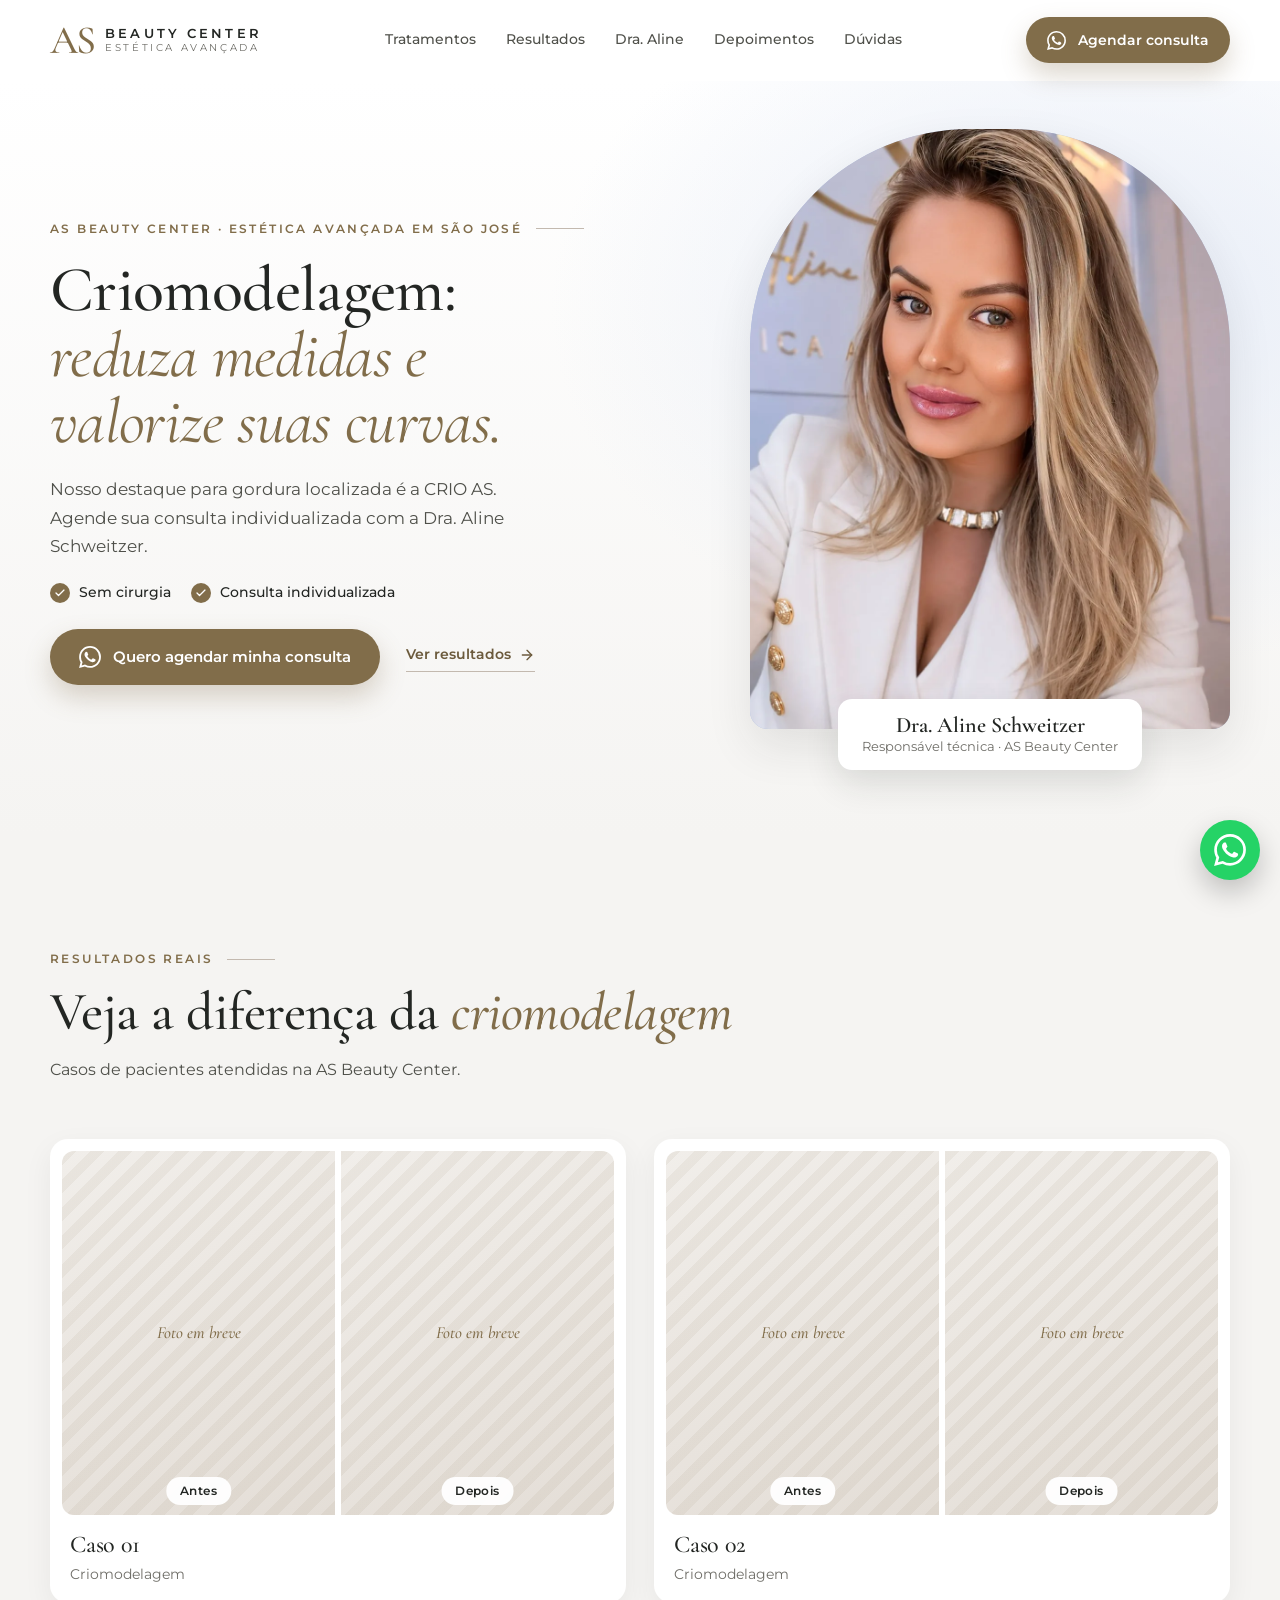
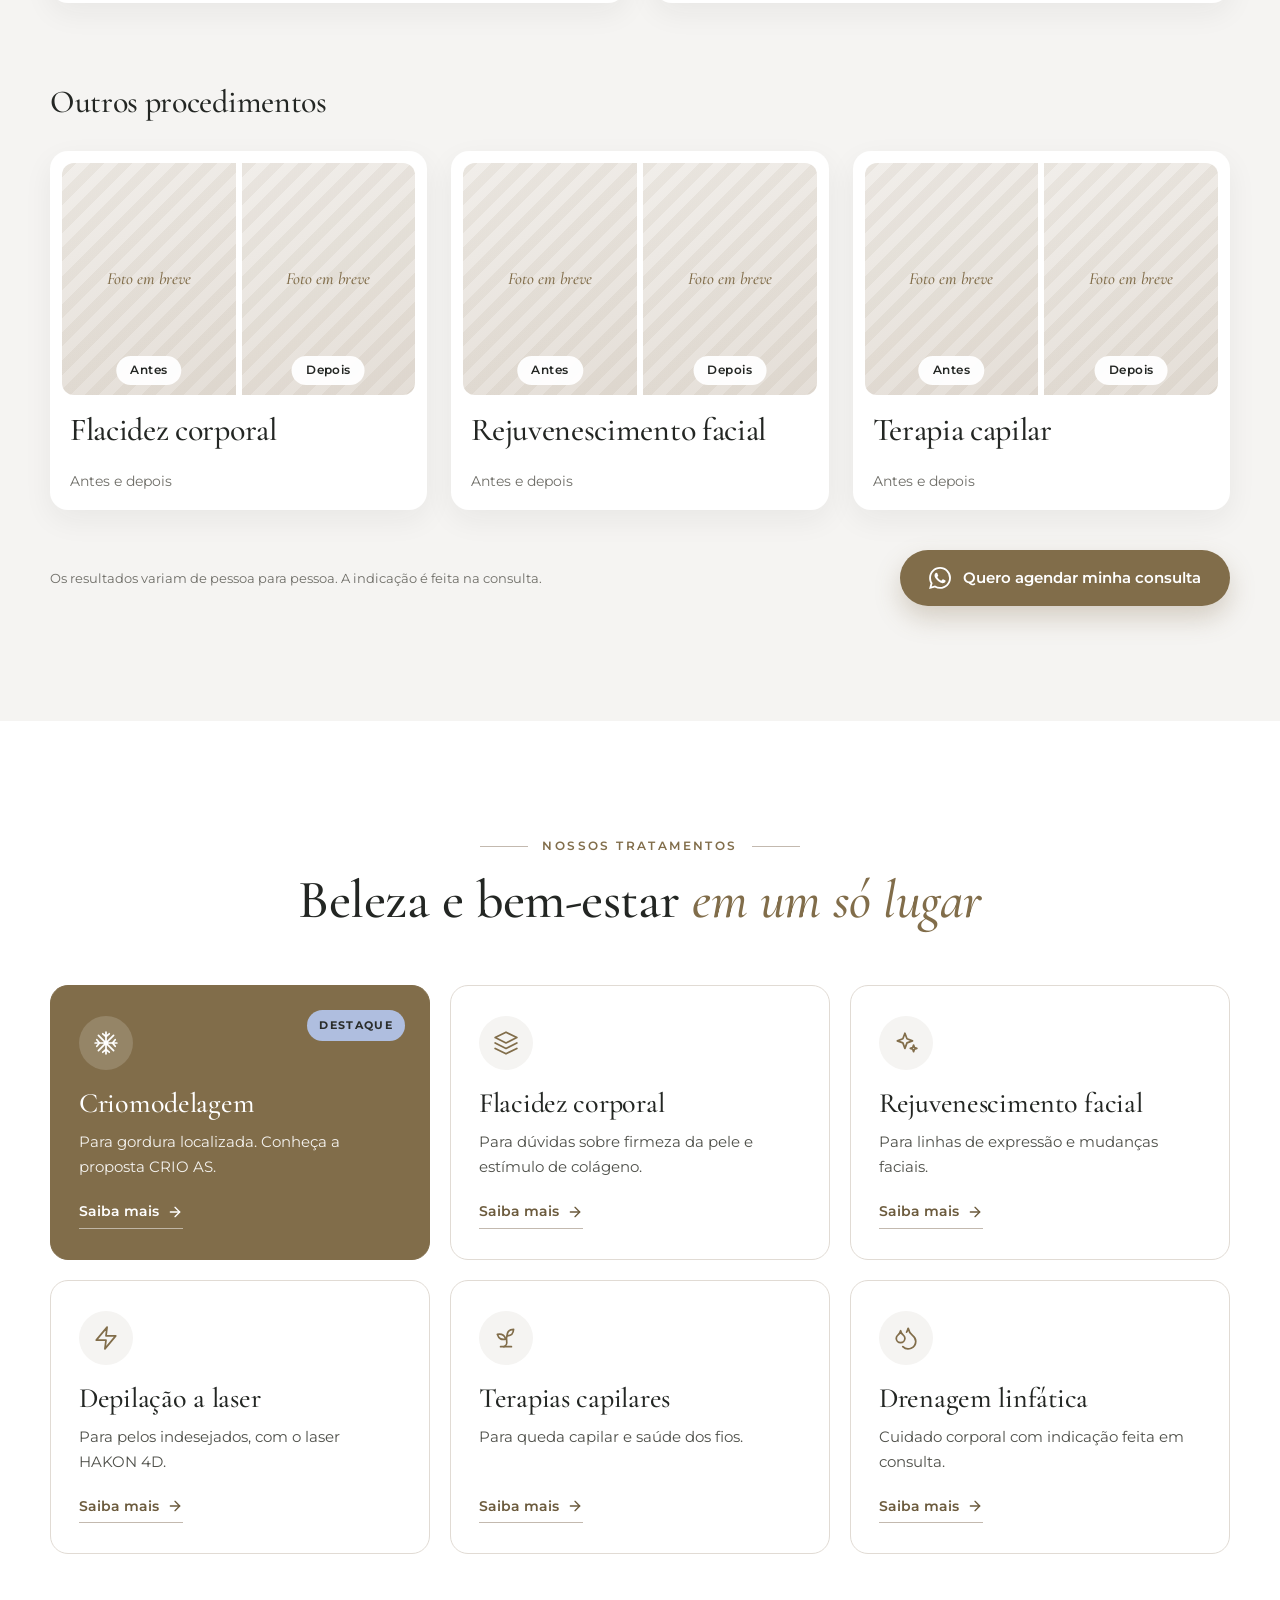
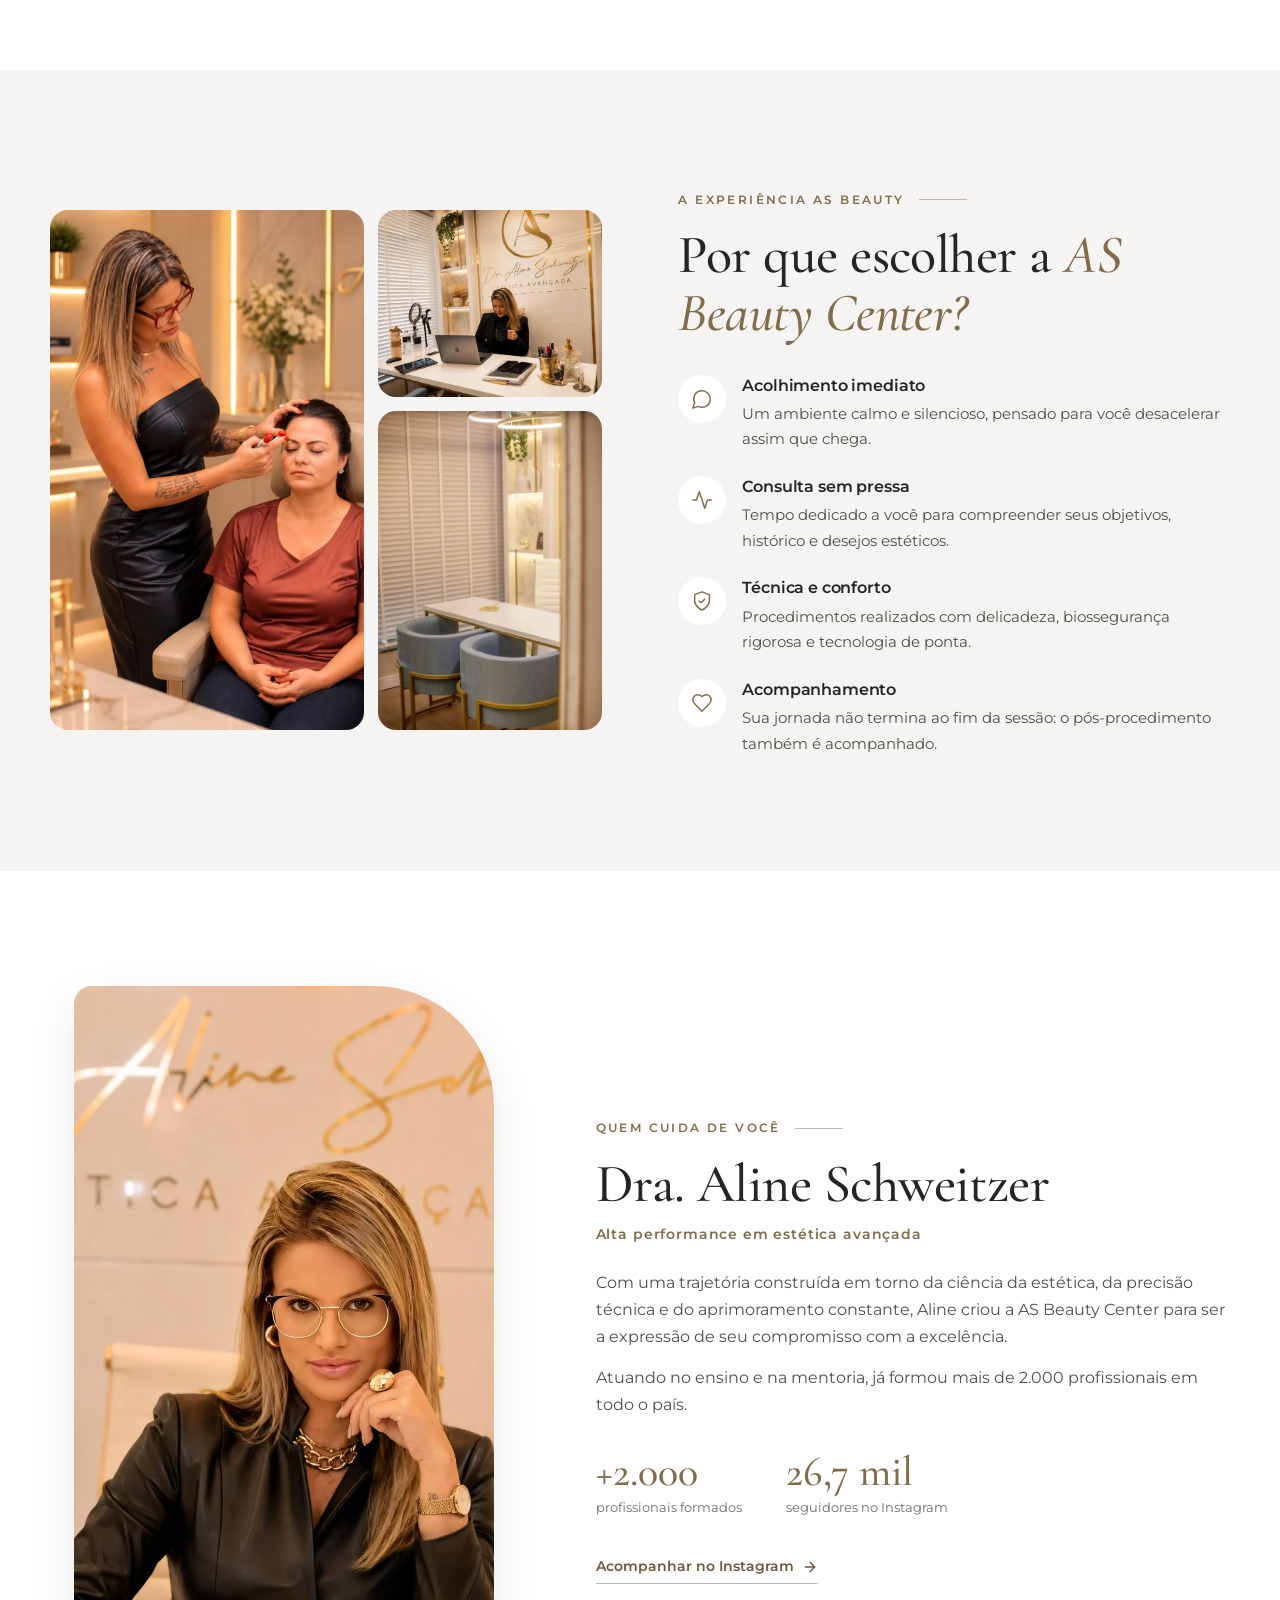
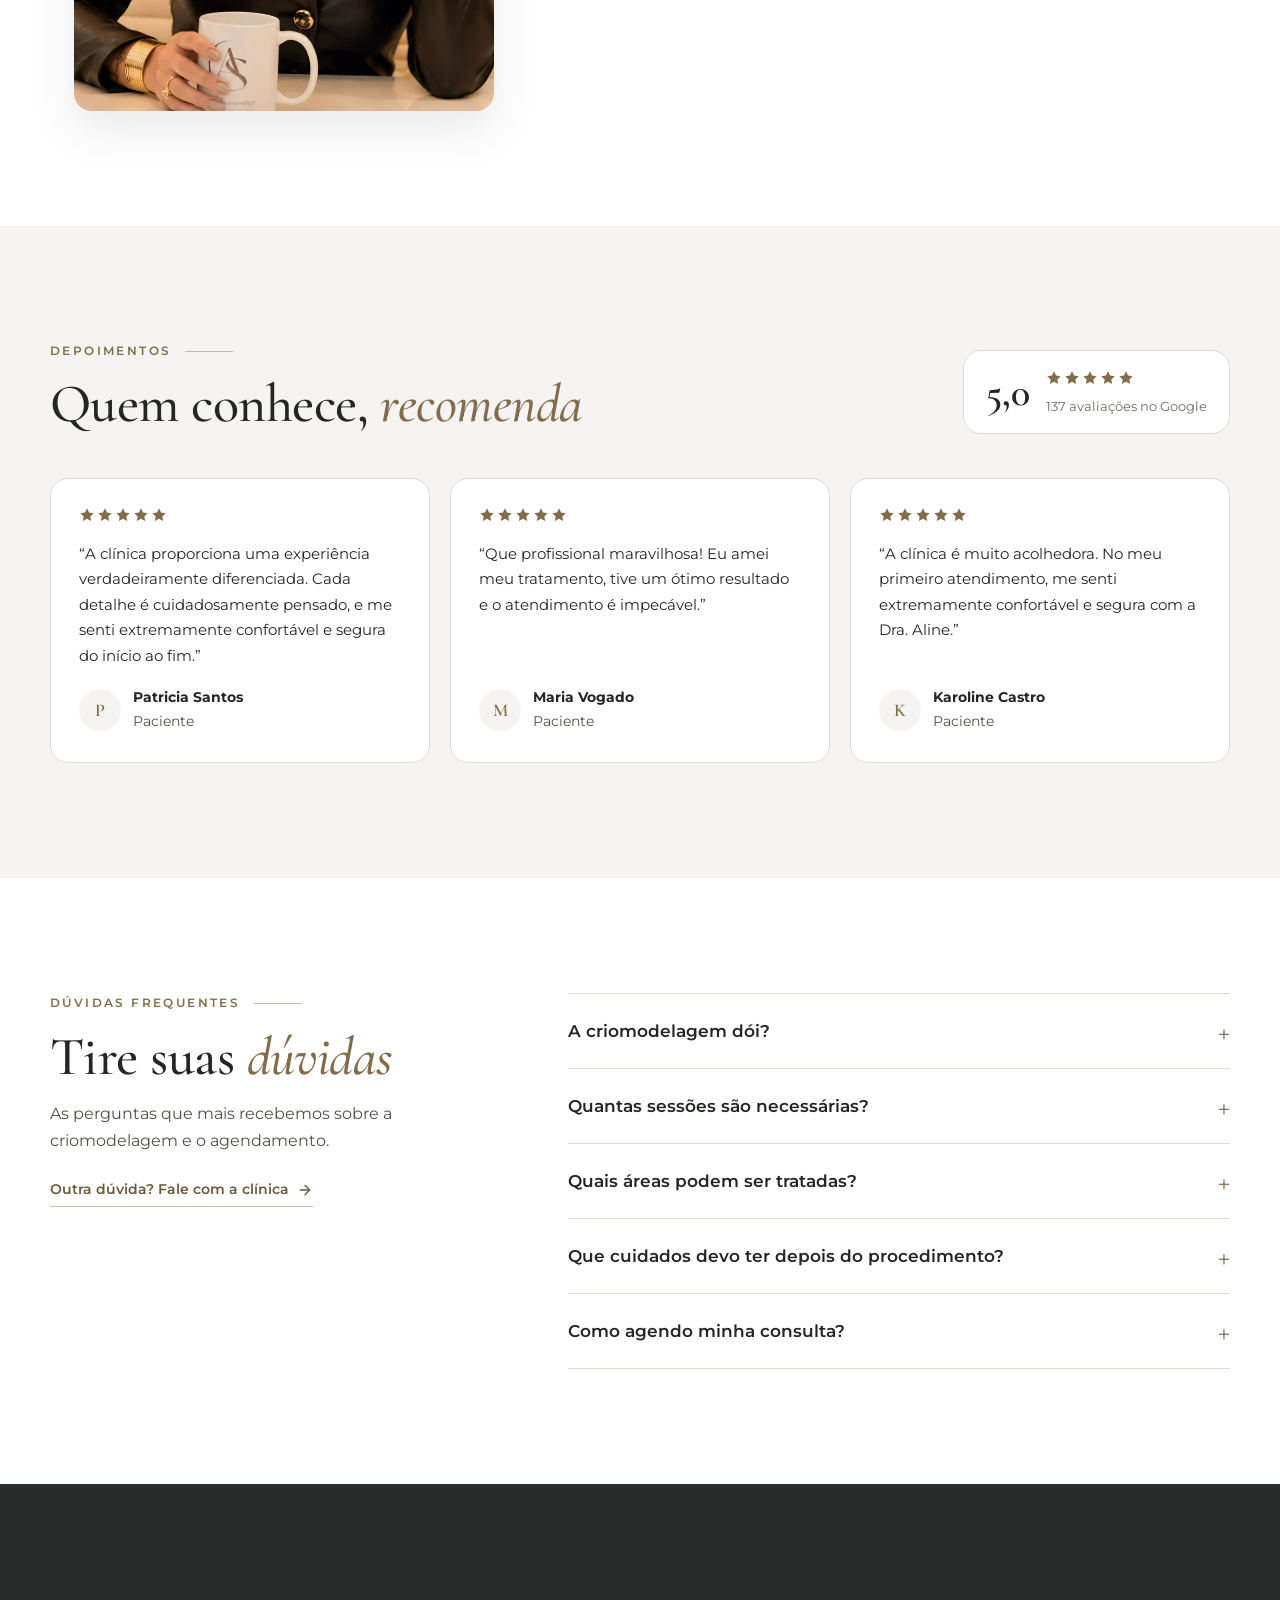
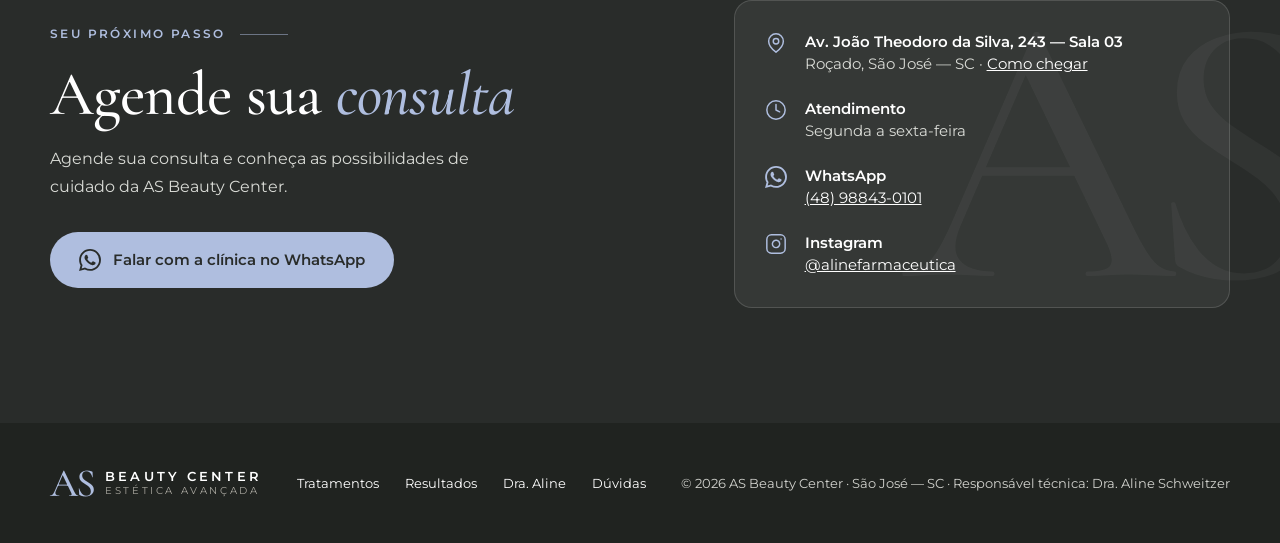
<file: index.html>
<!DOCTYPE html>
<html lang="pt-BR">
<head>
  <meta charset="UTF-8">
  <meta name="viewport" content="width=device-width, initial-scale=1">
  <title>AS Beauty Center | Criomodelagem e Estética Avançada em São José - SC</title>
  <meta name="description" content="Criomodelagem e estética avançada em São José, SC. Conheça os resultados da AS Beauty Center e agende sua consulta com a Dra. Aline Schweitzer pelo WhatsApp.">
  <meta property="og:title" content="AS Beauty Center | Criomodelagem em São José - SC">
  <meta property="og:description" content="Reduza medidas e valorize suas curvas com a criomodelagem. Agende sua consulta pelo WhatsApp.">
  <meta property="og:type" content="website">
  <meta property="og:locale" content="pt_BR">
  <meta property="og:site_name" content="AS Beauty Center">
  <meta name="theme-color" content="#816D4A">
  <!-- Somente em homologação. Remover antes de publicar no domínio final e definir canonical. -->
  <meta name="robots" content="noindex, nofollow">

  <link rel="preconnect" href="https://fonts.googleapis.com">
  <link rel="preconnect" href="https://fonts.gstatic.com" crossorigin>
  <link href="https://fonts.googleapis.com/css2?family=Cormorant+Garamond:ital,wght@0,400;0,500;0,600;1,400;1,500&family=Montserrat:wght@400;500;600;700&display=swap" rel="stylesheet">
  <link rel="preload" as="image" href="assets/hero-aline.webp" type="image/webp" fetchpriority="high">
  <link rel="stylesheet" href="assets/home.css">
  <script>document.documentElement.classList.add('js');</script>
</head>
<body>
  <!-- Ícones -->
  <svg width="0" height="0" style="position:absolute" aria-hidden="true">
    <defs>
      <symbol id="i-wa" viewBox="0 0 24 24"><path fill="currentColor" d="M17.472 14.382c-.297-.149-1.758-.867-2.03-.967-.273-.099-.471-.148-.67.15-.197.297-.767.966-.94 1.164-.173.199-.347.223-.644.075-.297-.15-1.255-.463-2.39-1.475-.883-.788-1.48-1.761-1.653-2.059-.173-.297-.018-.458.13-.606.134-.133.298-.347.446-.52.149-.174.198-.298.298-.497.099-.198.05-.371-.025-.52-.075-.149-.669-1.612-.916-2.207-.242-.579-.487-.5-.669-.51-.173-.008-.371-.01-.57-.01-.198 0-.52.074-.792.372-.272.297-1.04 1.016-1.04 2.479 0 1.462 1.065 2.875 1.213 3.074.149.198 2.096 3.2 5.077 4.487.709.306 1.262.489 1.694.625.712.227 1.36.195 1.871.118.571-.085 1.758-.719 2.006-1.413.248-.694.248-1.289.173-1.413-.074-.124-.272-.198-.57-.347m-5.421 7.403h-.004a9.87 9.87 0 0 1-5.031-1.378l-.361-.214-3.741.982.998-3.648-.235-.374a9.86 9.86 0 0 1-1.51-5.26c.001-5.45 4.436-9.884 9.888-9.884 2.64 0 5.122 1.03 6.988 2.898a9.825 9.825 0 0 1 2.893 6.994c-.003 5.45-4.437 9.884-9.885 9.884m8.413-18.297A11.815 11.815 0 0 0 12.05 0C5.495 0 .16 5.335.157 11.892c0 2.096.547 4.142 1.588 5.945L.057 24l6.305-1.654a11.882 11.882 0 0 0 5.683 1.448h.005c6.554 0 11.89-5.335 11.893-11.893a11.821 11.821 0 0 0-3.48-8.413Z"/></symbol>
      <symbol id="i-check" viewBox="0 0 24 24" fill="none" stroke="currentColor" stroke-width="2.6" stroke-linecap="round" stroke-linejoin="round"><path d="M20 6 9 17l-5-5"/></symbol>
      <symbol id="i-arrow" viewBox="0 0 24 24" fill="none" stroke="currentColor" stroke-width="2" stroke-linecap="round" stroke-linejoin="round"><path d="M5 12h14"/><path d="m12 5 7 7-7 7"/></symbol>
      <symbol id="i-menu" viewBox="0 0 24 24" fill="none" stroke="currentColor" stroke-width="1.8" stroke-linecap="round"><path d="M4 7h16M4 12h16M4 17h16"/></symbol>
      <symbol id="i-close" viewBox="0 0 24 24" fill="none" stroke="currentColor" stroke-width="1.8" stroke-linecap="round"><path d="M18 6 6 18M6 6l12 12"/></symbol>
      <symbol id="i-star" viewBox="0 0 24 24" fill="currentColor"><polygon points="12 2 15.09 8.26 22 9.27 17 14.14 18.18 21.02 12 17.77 5.82 21.02 7 14.14 2 9.27 8.91 8.26 12 2"/></symbol>
      <symbol id="i-snow" viewBox="0 0 24 24" fill="none" stroke="currentColor" stroke-width="1.6" stroke-linecap="round" stroke-linejoin="round"><path d="M12 2v20M2 12h20M5 5l14 14M19 5 5 19"/><path d="m9 3.5 3 2.5 3-2.5M9 20.5l3-2.5 3 2.5M3.5 9 6 12l-2.5 3M20.5 9 18 12l2.5 3"/></symbol>
      <symbol id="i-layers" viewBox="0 0 24 24" fill="none" stroke="currentColor" stroke-width="1.6" stroke-linecap="round" stroke-linejoin="round"><path d="m12 2 10 5-10 5L2 7z"/><path d="m2 12 10 5 10-5"/><path d="m2 17 10 5 10-5"/></symbol>
      <symbol id="i-sparkles" viewBox="0 0 24 24" fill="none" stroke="currentColor" stroke-width="1.6" stroke-linecap="round" stroke-linejoin="round"><path d="M11 3l1.9 5.1L18 10l-5.1 1.9L11 17l-1.9-5.1L4 10l5.1-1.9z"/><path d="M19 14l.8 2.2L22 17l-2.2.8L19 20l-.8-2.2L16 17l2.2-.8z"/></symbol>
      <symbol id="i-zap" viewBox="0 0 24 24" fill="none" stroke="currentColor" stroke-width="1.6" stroke-linecap="round" stroke-linejoin="round"><path d="M13 2 3 14h9l-1 8 10-12h-9z"/></symbol>
      <symbol id="i-sprout" viewBox="0 0 24 24" fill="none" stroke="currentColor" stroke-width="1.6" stroke-linecap="round" stroke-linejoin="round"><path d="M7 20h10"/><path d="M10 20c5.5-2.5.8-6.4 3-10"/><path d="M9.5 9.4c1.1.8 1.8 2.2 2.3 3.7-2 .4-3.5.4-4.8-.3-1.2-.6-2.3-1.9-3-4.2 2.8-.5 4.4 0 5.5.8z"/><path d="M14.1 6a7 7 0 0 0-1.1 4c1.9-.1 3.3-.6 4.3-1.4 1-1 1.6-2.3 1.7-4.6-2.7.1-4 1-4.9 2z"/></symbol>
      <symbol id="i-drops" viewBox="0 0 24 24" fill="none" stroke="currentColor" stroke-width="1.6" stroke-linecap="round" stroke-linejoin="round"><path d="M7 16.3c2.2 0 4-1.83 4-4.05 0-1.16-.57-2.26-1.71-3.19S7.29 6.75 7 5.3c-.29 1.45-1.14 2.84-2.29 3.76S3 11.1 3 12.25c0 2.22 1.8 4.05 4 4.05z"/><path d="M12.56 6.6A10.97 10.97 0 0 0 14 3.02c.5 2.5 2 4.9 4 6.5s3 3.5 3 5.5a6.98 6.98 0 0 1-11.91 4.97"/></symbol>
      <symbol id="i-chat" viewBox="0 0 24 24" fill="none" stroke="currentColor" stroke-width="1.6" stroke-linecap="round" stroke-linejoin="round"><path d="M7.9 20A9 9 0 1 0 4 16.1L2 22Z"/></symbol>
      <symbol id="i-pulse" viewBox="0 0 24 24" fill="none" stroke="currentColor" stroke-width="1.6" stroke-linecap="round" stroke-linejoin="round"><path d="M22 12h-4l-3 9L9 3l-3 9H2"/></symbol>
      <symbol id="i-shield" viewBox="0 0 24 24" fill="none" stroke="currentColor" stroke-width="1.6" stroke-linecap="round" stroke-linejoin="round"><path d="M12 22s8-4 8-10V5l-8-3-8 3v7c0 6 8 10 8 10z"/><path d="m9 12 2 2 4-4"/></symbol>
      <symbol id="i-heart" viewBox="0 0 24 24" fill="none" stroke="currentColor" stroke-width="1.6" stroke-linecap="round" stroke-linejoin="round"><path d="M19 14c1.49-1.46 3-3.21 3-5.5A5.5 5.5 0 0 0 16.5 3c-1.76 0-3 .5-4.5 2-1.5-1.5-2.74-2-4.5-2A5.5 5.5 0 0 0 2 8.5c0 2.3 1.5 4.05 3 5.5l7 7Z"/></symbol>
      <symbol id="i-award" viewBox="0 0 24 24" fill="none" stroke="currentColor" stroke-width="1.6" stroke-linecap="round" stroke-linejoin="round"><circle cx="12" cy="8" r="6"/><path d="M15.48 12.89 17 22l-5-3-5 3 1.52-9.11"/></symbol>
      <symbol id="i-pin" viewBox="0 0 24 24" fill="none" stroke="currentColor" stroke-width="1.6" stroke-linecap="round" stroke-linejoin="round"><path d="M20 10c0 6-8 12-8 12s-8-6-8-12a8 8 0 0 1 16 0Z"/><circle cx="12" cy="10" r="3"/></symbol>
      <symbol id="i-clock" viewBox="0 0 24 24" fill="none" stroke="currentColor" stroke-width="1.6" stroke-linecap="round" stroke-linejoin="round"><circle cx="12" cy="12" r="10"/><path d="M12 6v6l4 2"/></symbol>
      <symbol id="i-insta" viewBox="0 0 24 24" fill="none" stroke="currentColor" stroke-width="1.6" stroke-linecap="round" stroke-linejoin="round"><rect x="2" y="2" width="20" height="20" rx="5"/><path d="M16 11.37A4 4 0 1 1 12.63 8 4 4 0 0 1 16 11.37z"/><path d="M17.5 6.5h.01"/></symbol>
    </defs>
  </svg>

  <a class="skip" href="#conteudo">Pular para o conteúdo</a>

  <header class="header" id="topo">
    <div class="wrap header-row">
      <a class="logo" href="#inicio" aria-label="AS Beauty Center — início">
        <span class="logo-mark" aria-hidden="true">AS</span>
        <span class="logo-text"><strong>Beauty Center</strong><span>Estética avançada</span></span>
      </a>
      <nav class="nav" aria-label="Principal">
        <a href="#tratamentos">Tratamentos</a>
        <a href="#resultados">Resultados</a>
        <a href="#dra-aline">Dra. Aline</a>
        <a href="#depoimentos">Depoimentos</a>
        <a href="#duvidas">Dúvidas</a>
      </nav>
      <div class="header-actions">
        <a class="btn btn--primary" href="https://wa.me/5548988430101?text=Ol%C3%A1!%20Vim%20pelo%20site%20da%20AS%20Beauty%20Center%20e%20gostaria%20de%20agendar%20uma%20consulta." target="_blank" rel="noopener noreferrer" aria-label="Agendar consulta pelo WhatsApp">
          <svg aria-hidden="true"><use href="#i-wa"/></svg>
          <span class="btn-label">Agendar <span class="btn-label-long">consulta</span></span>
        </a>
        <button class="menu-toggle" type="button" aria-expanded="false" aria-controls="menu-mobile" aria-label="Abrir menu">
          <svg aria-hidden="true"><use href="#i-menu"/></svg>
        </button>
      </div>
    </div>
    <div class="mobile-menu" id="menu-mobile" hidden>
      <nav class="wrap" aria-label="Menu">
        <a href="#tratamentos">Tratamentos</a>
        <a href="#resultados">Resultados</a>
        <a href="#dra-aline">Dra. Aline</a>
        <a href="#depoimentos">Depoimentos</a>
        <a href="#duvidas">Dúvidas frequentes</a>
        <a href="#contato">Contato</a>
      </nav>
    </div>
  </header>

  <main id="conteudo">

    <!-- 1. TOPO: clínica + criomodelagem -->
    <section class="hero" id="inicio" aria-labelledby="hero-title">
      <div class="wrap hero-grid">
        <div class="hero-copy">
          <span class="overline">AS Beauty Center · Estética avançada em São José</span>
          <h1 id="hero-title">Criomodelagem: <em>reduza medidas e valorize suas curvas.</em></h1>
          <p class="hero-lead">Nosso destaque para gordura localizada é a CRIO AS. Agende sua consulta individualizada com a Dra. Aline Schweitzer.</p>
          <ul class="checks">
            <li><svg aria-hidden="true"><use href="#i-check"/></svg>Sem cirurgia</li>
            <li><svg aria-hidden="true"><use href="#i-check"/></svg>Consulta individualizada</li>
          </ul>
          <div class="hero-actions">
            <a class="btn btn--primary" href="https://wa.me/5548988430101?text=Ol%C3%A1!%20Vim%20pelo%20site%20da%20AS%20Beauty%20Center%20e%20gostaria%20de%20agendar%20uma%20consulta%20sobre%20criomodelagem." target="_blank" rel="noopener noreferrer">
              <svg aria-hidden="true"><use href="#i-wa"/></svg>Quero agendar minha consulta
            </a>
            <a class="link-arrow" href="#resultados">Ver resultados <svg aria-hidden="true"><use href="#i-arrow"/></svg></a>
          </div>
        </div>

        <div class="hero-visual">
          <div class="hero-photo">
            <img src="assets/hero-aline.webp" alt="Dra. Aline Schweitzer na AS Beauty Center" width="1050" height="1400" fetchpriority="high">
          </div>
          <div class="hero-name"><strong>Dra. Aline Schweitzer</strong>Responsável técnica · AS Beauty Center</div>
        </div>
      </div>
    </section>

    <!-- 2. ANTES E DEPOIS -->
    <section class="section section--soft" id="resultados" aria-labelledby="resultados-title">
      <div class="wrap">
        <div class="section-head reveal">
          <span class="overline">Resultados reais</span>
          <h2 class="section-title" id="resultados-title">Veja a diferença da <em>criomodelagem</em></h2>
          <p class="section-lead">Casos de pacientes atendidas na AS Beauty Center.</p>
        </div>
        <!-- TROCAR: fotos de antes e depois da criomodelagem (2 casos) -->
        <div class="results-grid results-grid--two">
          <figure class="result-card reveal">
            <div class="ba"><div class="ba-side" data-pendente><span>Antes</span></div><div class="ba-side" data-pendente><span>Depois</span></div></div>
            <h3>Caso 01</h3><p>Criomodelagem</p>
          </figure>
          <figure class="result-card reveal">
            <div class="ba"><div class="ba-side" data-pendente><span>Antes</span></div><div class="ba-side" data-pendente><span>Depois</span></div></div>
            <h3>Caso 02</h3><p>Criomodelagem</p>
          </figure>
        </div>

        <div class="results-others">
          <h3 class="reveal">Outros procedimentos</h3>
          <!-- TROCAR: antes e depois de outros procedimentos (opcional; pode remover o bloco se não houver) -->
          <div class="results-grid results-grid--small">
            <figure class="result-card reveal">
              <div class="ba"><div class="ba-side" data-pendente><span>Antes</span></div><div class="ba-side" data-pendente><span>Depois</span></div></div>
              <h3>Flacidez corporal</h3><p>Antes e depois</p>
            </figure>
            <figure class="result-card reveal">
              <div class="ba"><div class="ba-side" data-pendente><span>Antes</span></div><div class="ba-side" data-pendente><span>Depois</span></div></div>
              <h3>Rejuvenescimento facial</h3><p>Antes e depois</p>
            </figure>
            <figure class="result-card reveal">
              <div class="ba"><div class="ba-side" data-pendente><span>Antes</span></div><div class="ba-side" data-pendente><span>Depois</span></div></div>
              <h3>Terapia capilar</h3><p>Antes e depois</p>
            </figure>
          </div>
        </div>

        <div class="results-foot">
          <small>Os resultados variam de pessoa para pessoa. A indicação é feita na consulta.</small>
          <a class="btn btn--primary" href="https://wa.me/5548988430101?text=Ol%C3%A1!%20Vi%20os%20resultados%20no%20site%20da%20AS%20Beauty%20Center%20e%20gostaria%20de%20agendar%20uma%20consulta." target="_blank" rel="noopener noreferrer">
            <svg aria-hidden="true"><use href="#i-wa"/></svg>Quero agendar minha consulta
          </a>
        </div>
      </div>
    </section>

    <!-- 3. TRATAMENTOS / BENEFÍCIOS -->
    <section class="section" id="tratamentos" aria-labelledby="tratamentos-title">
      <div class="wrap">
        <div class="section-head section-head--center reveal">
          <span class="overline overline--center">Nossos tratamentos</span>
          <h2 class="section-title" id="tratamentos-title">Beleza e bem-estar <em>em um só lugar</em></h2>
        </div>
        <div class="treat-grid">
          <a class="treat-card treat-card--featured reveal" href="tratamentos/crio-as/">
            <span class="badge">Destaque</span>
            <span class="treat-icon"><svg aria-hidden="true"><use href="#i-snow"/></svg></span>
            <h3>Criomodelagem</h3>
            <p>Para gordura localizada. Conheça a proposta CRIO AS.</p>
            <span class="link-arrow">Saiba mais <svg aria-hidden="true"><use href="#i-arrow"/></svg></span>
          </a>
          <a class="treat-card reveal" href="tratamentos/flacidez-corporal/">
            <span class="treat-icon"><svg aria-hidden="true"><use href="#i-layers"/></svg></span>
            <h3>Flacidez corporal</h3>
            <p>Para dúvidas sobre firmeza da pele e estímulo de colágeno.</p>
            <span class="link-arrow">Saiba mais <svg aria-hidden="true"><use href="#i-arrow"/></svg></span>
          </a>
          <a class="treat-card reveal" href="tratamentos/rejuvenescimento-facial/">
            <span class="treat-icon"><svg aria-hidden="true"><use href="#i-sparkles"/></svg></span>
            <h3>Rejuvenescimento facial</h3>
            <p>Para linhas de expressão e mudanças faciais.</p>
            <span class="link-arrow">Saiba mais <svg aria-hidden="true"><use href="#i-arrow"/></svg></span>
          </a>
          <a class="treat-card reveal" href="tratamentos/depilacao-a-laser/">
            <span class="treat-icon"><svg aria-hidden="true"><use href="#i-zap"/></svg></span>
            <h3>Depilação a laser</h3>
            <p>Para pelos indesejados, com o laser HAKON 4D.</p>
            <span class="link-arrow">Saiba mais <svg aria-hidden="true"><use href="#i-arrow"/></svg></span>
          </a>
          <a class="treat-card reveal" href="tratamentos/terapias-capilares/">
            <span class="treat-icon"><svg aria-hidden="true"><use href="#i-sprout"/></svg></span>
            <h3>Terapias capilares</h3>
            <p>Para queda capilar e saúde dos fios.</p>
            <span class="link-arrow">Saiba mais <svg aria-hidden="true"><use href="#i-arrow"/></svg></span>
          </a>
          <a class="treat-card reveal" href="tratamentos/drenagem-linfatica/">
            <span class="treat-icon"><svg aria-hidden="true"><use href="#i-drops"/></svg></span>
            <h3>Drenagem linfática</h3>
            <p>Cuidado corporal com indicação feita em consulta.</p>
            <span class="link-arrow">Saiba mais <svg aria-hidden="true"><use href="#i-arrow"/></svg></span>
          </a>
        </div>
      </div>
    </section>

    <!-- 4. DIFERENCIAIS -->
    <section class="section section--soft" id="diferenciais" aria-labelledby="diferenciais-title">
      <div class="wrap diff-grid">
        <div class="diff-photos reveal">
          <img src="assets/clinica-cuidado.webp" alt="Dra. Aline atendendo uma paciente" width="932" height="1400" loading="lazy">
          <img src="assets/clinica-atendimento.webp" alt="Sala de consulta da AS Beauty Center" width="1400" height="1050" loading="lazy">
          <img src="assets/clinica-ambiente.webp" alt="Ambiente de espera da clínica" width="982" height="1400" loading="lazy">
        </div>
        <div class="reveal">
          <span class="overline">A experiência AS Beauty</span>
          <h2 class="section-title" id="diferenciais-title" style="margin-top:14px">Por que escolher a <em>AS Beauty Center?</em></h2>
          <ul class="diff-list">
            <li><span class="treat-icon"><svg aria-hidden="true"><use href="#i-chat"/></svg></span><div><h3>Acolhimento imediato</h3><p>Um ambiente calmo e silencioso, pensado para você desacelerar assim que chega.</p></div></li>
            <li><span class="treat-icon"><svg aria-hidden="true"><use href="#i-pulse"/></svg></span><div><h3>Consulta sem pressa</h3><p>Tempo dedicado a você para compreender seus objetivos, histórico e desejos estéticos.</p></div></li>
            <li><span class="treat-icon"><svg aria-hidden="true"><use href="#i-shield"/></svg></span><div><h3>Técnica e conforto</h3><p>Procedimentos realizados com delicadeza, biossegurança rigorosa e tecnologia de ponta.</p></div></li>
            <li><span class="treat-icon"><svg aria-hidden="true"><use href="#i-heart"/></svg></span><div><h3>Acompanhamento</h3><p>Sua jornada não termina ao fim da sessão: o pós-procedimento também é acompanhado.</p></div></li>
          </ul>
        </div>
      </div>
    </section>

    <!-- 5. DRA. ALINE -->
    <section class="section" id="dra-aline" aria-labelledby="aline-title">
      <div class="wrap about-grid">
        <div class="about-photo reveal">
          <img src="assets/aline-retrato.webp" alt="Retrato da Dra. Aline Schweitzer" width="901" height="1400" loading="lazy">
        </div>
        <div class="about-copy reveal">
          <span class="overline">Quem cuida de você</span>
          <h2 class="section-title" id="aline-title" style="margin-top:14px">Dra. Aline Schweitzer</h2>
          <p class="about-role">Alta performance em estética avançada</p>
          <p>Com uma trajetória construída em torno da ciência da estética, da precisão técnica e do aprimoramento constante, Aline criou a AS Beauty Center para ser a expressão de seu compromisso com a excelência.</p>
          <p>Atuando no ensino e na mentoria, já formou mais de 2.000 profissionais em todo o país.</p>
          <div class="stats">
            <div><strong>+2.000</strong><span>profissionais formados</span></div>
            <div><strong>26,7 mil</strong><span>seguidores no Instagram</span></div>
          </div>
          <a class="link-arrow" href="https://www.instagram.com/alinefarmaceutica/" target="_blank" rel="noopener noreferrer">Acompanhar no Instagram <svg aria-hidden="true"><use href="#i-arrow"/></svg></a>
        </div>
      </div>
    </section>

    <!-- 6. DEPOIMENTOS -->
    <section class="section section--soft" id="depoimentos" aria-labelledby="depoimentos-title">
      <div class="wrap">
        <div class="reviews-head reveal">
          <div class="section-head" style="margin:0">
            <span class="overline">Depoimentos</span>
            <h2 class="section-title" id="depoimentos-title">Quem conhece, <em>recomenda</em></h2>
          </div>
          <div class="google-badge">
            <span class="score">5,0</span>
            <div>
              <span class="stars" aria-label="5 de 5 estrelas"><svg aria-hidden="true"><use href="#i-star"/></svg><svg aria-hidden="true"><use href="#i-star"/></svg><svg aria-hidden="true"><use href="#i-star"/></svg><svg aria-hidden="true"><use href="#i-star"/></svg><svg aria-hidden="true"><use href="#i-star"/></svg></span>
              <small>137 avaliações no Google</small>
            </div>
          </div>
        </div>
        <div class="reviews-grid">
          <figure class="review reveal">
            <span class="stars" aria-label="5 estrelas"><svg aria-hidden="true"><use href="#i-star"/></svg><svg aria-hidden="true"><use href="#i-star"/></svg><svg aria-hidden="true"><use href="#i-star"/></svg><svg aria-hidden="true"><use href="#i-star"/></svg><svg aria-hidden="true"><use href="#i-star"/></svg></span>
            <blockquote>“A clínica proporciona uma experiência verdadeiramente diferenciada. Cada detalhe é cuidadosamente pensado, e me senti extremamente confortável e segura do início ao fim.”</blockquote>
            <figcaption><span class="avatar" aria-hidden="true">P</span><span><strong>Patricia Santos</strong>Paciente</span></figcaption>
          </figure>
          <figure class="review reveal">
            <span class="stars" aria-label="5 estrelas"><svg aria-hidden="true"><use href="#i-star"/></svg><svg aria-hidden="true"><use href="#i-star"/></svg><svg aria-hidden="true"><use href="#i-star"/></svg><svg aria-hidden="true"><use href="#i-star"/></svg><svg aria-hidden="true"><use href="#i-star"/></svg></span>
            <blockquote>“Que profissional maravilhosa! Eu amei meu tratamento, tive um ótimo resultado e o atendimento é impecável.”</blockquote>
            <figcaption><span class="avatar" aria-hidden="true">M</span><span><strong>Maria Vogado</strong>Paciente</span></figcaption>
          </figure>
          <figure class="review reveal">
            <span class="stars" aria-label="5 estrelas"><svg aria-hidden="true"><use href="#i-star"/></svg><svg aria-hidden="true"><use href="#i-star"/></svg><svg aria-hidden="true"><use href="#i-star"/></svg><svg aria-hidden="true"><use href="#i-star"/></svg><svg aria-hidden="true"><use href="#i-star"/></svg></span>
            <blockquote>“A clínica é muito acolhedora. No meu primeiro atendimento, me senti extremamente confortável e segura com a Dra. Aline.”</blockquote>
            <figcaption><span class="avatar" aria-hidden="true">K</span><span><strong>Karoline Castro</strong>Paciente</span></figcaption>
          </figure>
        </div>
      </div>
    </section>

    <!-- 7. DÚVIDAS FREQUENTES -->
    <section class="section" id="duvidas" aria-labelledby="duvidas-title">
      <div class="wrap faq-grid">
        <div class="section-head reveal">
          <span class="overline">Dúvidas frequentes</span>
          <h2 class="section-title" id="duvidas-title">Tire suas <em>dúvidas</em></h2>
          <p class="section-lead">As perguntas que mais recebemos sobre a criomodelagem e o agendamento.</p>
          <a class="link-arrow" style="justify-self:start;margin-top:10px" href="https://wa.me/5548988430101?text=Ol%C3%A1!%20Tenho%20uma%20d%C3%BAvida%20sobre%20os%20tratamentos%20da%20AS%20Beauty%20Center." target="_blank" rel="noopener noreferrer">Outra dúvida? Fale com a clínica <svg aria-hidden="true"><use href="#i-arrow"/></svg></a>
        </div>
        <div class="faq reveal">
          <!-- TROCAR: respostas da Dra. Aline (buscar por "aguardando Dra. Aline") -->
          <details>
            <summary>A criomodelagem dói?</summary>
            <div class="answer"><p class="pendente" data-pendente>[aguardando Dra. Aline]</p></div>
          </details>
          <details>
            <summary>Quantas sessões são necessárias?</summary>
            <div class="answer"><p class="pendente" data-pendente>[aguardando Dra. Aline]</p></div>
          </details>
          <details>
            <summary>Quais áreas podem ser tratadas?</summary>
            <div class="answer"><p class="pendente" data-pendente>[aguardando Dra. Aline]</p></div>
          </details>
          <details>
            <summary>Que cuidados devo ter depois do procedimento?</summary>
            <div class="answer"><p class="pendente" data-pendente>[aguardando Dra. Aline]</p></div>
          </details>
          <details>
            <summary>Como agendo minha consulta?</summary>
            <div class="answer"><p>Pelo WhatsApp <a href="https://wa.me/5548988430101?text=Ol%C3%A1!%20Vim%20pelo%20site%20da%20AS%20Beauty%20Center%20e%20gostaria%20de%20agendar%20uma%20consulta." target="_blank" rel="noopener noreferrer">(48) 98843-0101</a>.</p></div>
          </details>
        </div>
      </div>
    </section>

    <!-- 8. CHAMADA FINAL + CONTATO -->
    <section class="section cta-final" id="contato" aria-labelledby="contato-title">
      <div class="wrap cta-grid">
        <div class="reveal">
          <span class="overline">Seu próximo passo</span>
          <h2 id="contato-title">Agende sua <em>consulta</em></h2>
          <p>Agende sua consulta e conheça as possibilidades de cuidado da AS Beauty Center.</p>
          <a class="btn btn--light" href="https://wa.me/5548988430101?text=Ol%C3%A1!%20Vim%20pelo%20site%20da%20AS%20Beauty%20Center%20e%20gostaria%20de%20agendar%20uma%20consulta." target="_blank" rel="noopener noreferrer">
            <svg aria-hidden="true"><use href="#i-wa"/></svg>Falar com a clínica no WhatsApp
          </a>
        </div>
        <address class="contact-card reveal" style="font-style:normal">
          <div class="contact-item"><svg aria-hidden="true"><use href="#i-pin"/></svg><span><strong>Av. João Theodoro da Silva, 243 — Sala 03</strong>Roçado, São José — SC · <a href="https://maps.google.com/?q=Av.+Jo%C3%A3o+Theodoro+da+Silva,+243+-+Ro%C3%A7ado,+S%C3%A3o+Jos%C3%A9+-+SC" target="_blank" rel="noopener noreferrer">Como chegar</a></span></div>
          <div class="contact-item"><svg aria-hidden="true"><use href="#i-clock"/></svg><span><strong>Atendimento</strong>Segunda a sexta-feira</span></div>
          <div class="contact-item"><svg aria-hidden="true"><use href="#i-wa"/></svg><span><strong>WhatsApp</strong><a href="https://wa.me/5548988430101" target="_blank" rel="noopener noreferrer">(48) 98843-0101</a></span></div>
          <div class="contact-item"><svg aria-hidden="true"><use href="#i-insta"/></svg><span><strong>Instagram</strong><a href="https://www.instagram.com/alinefarmaceutica/" target="_blank" rel="noopener noreferrer">@alinefarmaceutica</a></span></div>
        </address>
      </div>
    </section>
  </main>

  <footer class="footer">
    <div class="wrap footer-row">
      <a class="logo" href="#inicio" aria-label="AS Beauty Center — voltar ao início">
        <span class="logo-mark" aria-hidden="true">AS</span>
        <span class="logo-text"><strong>Beauty Center</strong><span>Estética avançada</span></span>
      </a>
      <nav class="footer-links" aria-label="Rodapé">
        <a href="#tratamentos">Tratamentos</a>
        <a href="#resultados">Resultados</a>
        <a href="#dra-aline">Dra. Aline</a>
        <a href="#duvidas">Dúvidas</a>
      </nav>
      <p>© 2026 AS Beauty Center · São José — SC · Responsável técnica: Dra. Aline Schweitzer</p>
    </div>
  </footer>

  <a class="wa-float" href="https://wa.me/5548988430101?text=Ol%C3%A1!%20Vim%20pelo%20site%20da%20AS%20Beauty%20Center%20e%20gostaria%20de%20agendar%20uma%20consulta." target="_blank" rel="noopener noreferrer" aria-label="Conversar no WhatsApp">
    <svg aria-hidden="true"><use href="#i-wa"/></svg>
  </a>

  <script>
    (function () {
      var header = document.querySelector('.header');
      var toggle = document.querySelector('.menu-toggle');
      var menu = document.getElementById('menu-mobile');
      var icon = toggle.querySelector('use');

      function setMenu(open) {
        menu.hidden = !open;
        toggle.setAttribute('aria-expanded', String(open));
        toggle.setAttribute('aria-label', open ? 'Fechar menu' : 'Abrir menu');
        icon.setAttribute('href', open ? '#i-close' : '#i-menu');
      }
      toggle.addEventListener('click', function () { setMenu(menu.hidden); });
      menu.addEventListener('click', function (e) { if (e.target.closest('a')) setMenu(false); });
      document.addEventListener('keydown', function (e) {
        if (e.key === 'Escape' && !menu.hidden) { setMenu(false); toggle.focus(); }
      });
      window.matchMedia('(min-width: 1081px)').addEventListener('change', function (m) { if (m.matches) setMenu(false); });

      function onScroll() { header.classList.toggle('is-scrolled', window.scrollY > 8); }
      onScroll();
      window.addEventListener('scroll', onScroll, { passive: true });

      var items = document.querySelectorAll('.reveal');
      if (!('IntersectionObserver' in window)) {
        items.forEach(function (el) { el.classList.add('is-visible'); });
        return;
      }
      var io = new IntersectionObserver(function (entries) {
        entries.forEach(function (entry) {
          if (entry.isIntersecting) { entry.target.classList.add('is-visible'); io.unobserve(entry.target); }
        });
      }, { rootMargin: '0px 0px -8% 0px' });
      items.forEach(function (el) { io.observe(el); });
    })();
  </script>
</body>
</html>
</file>
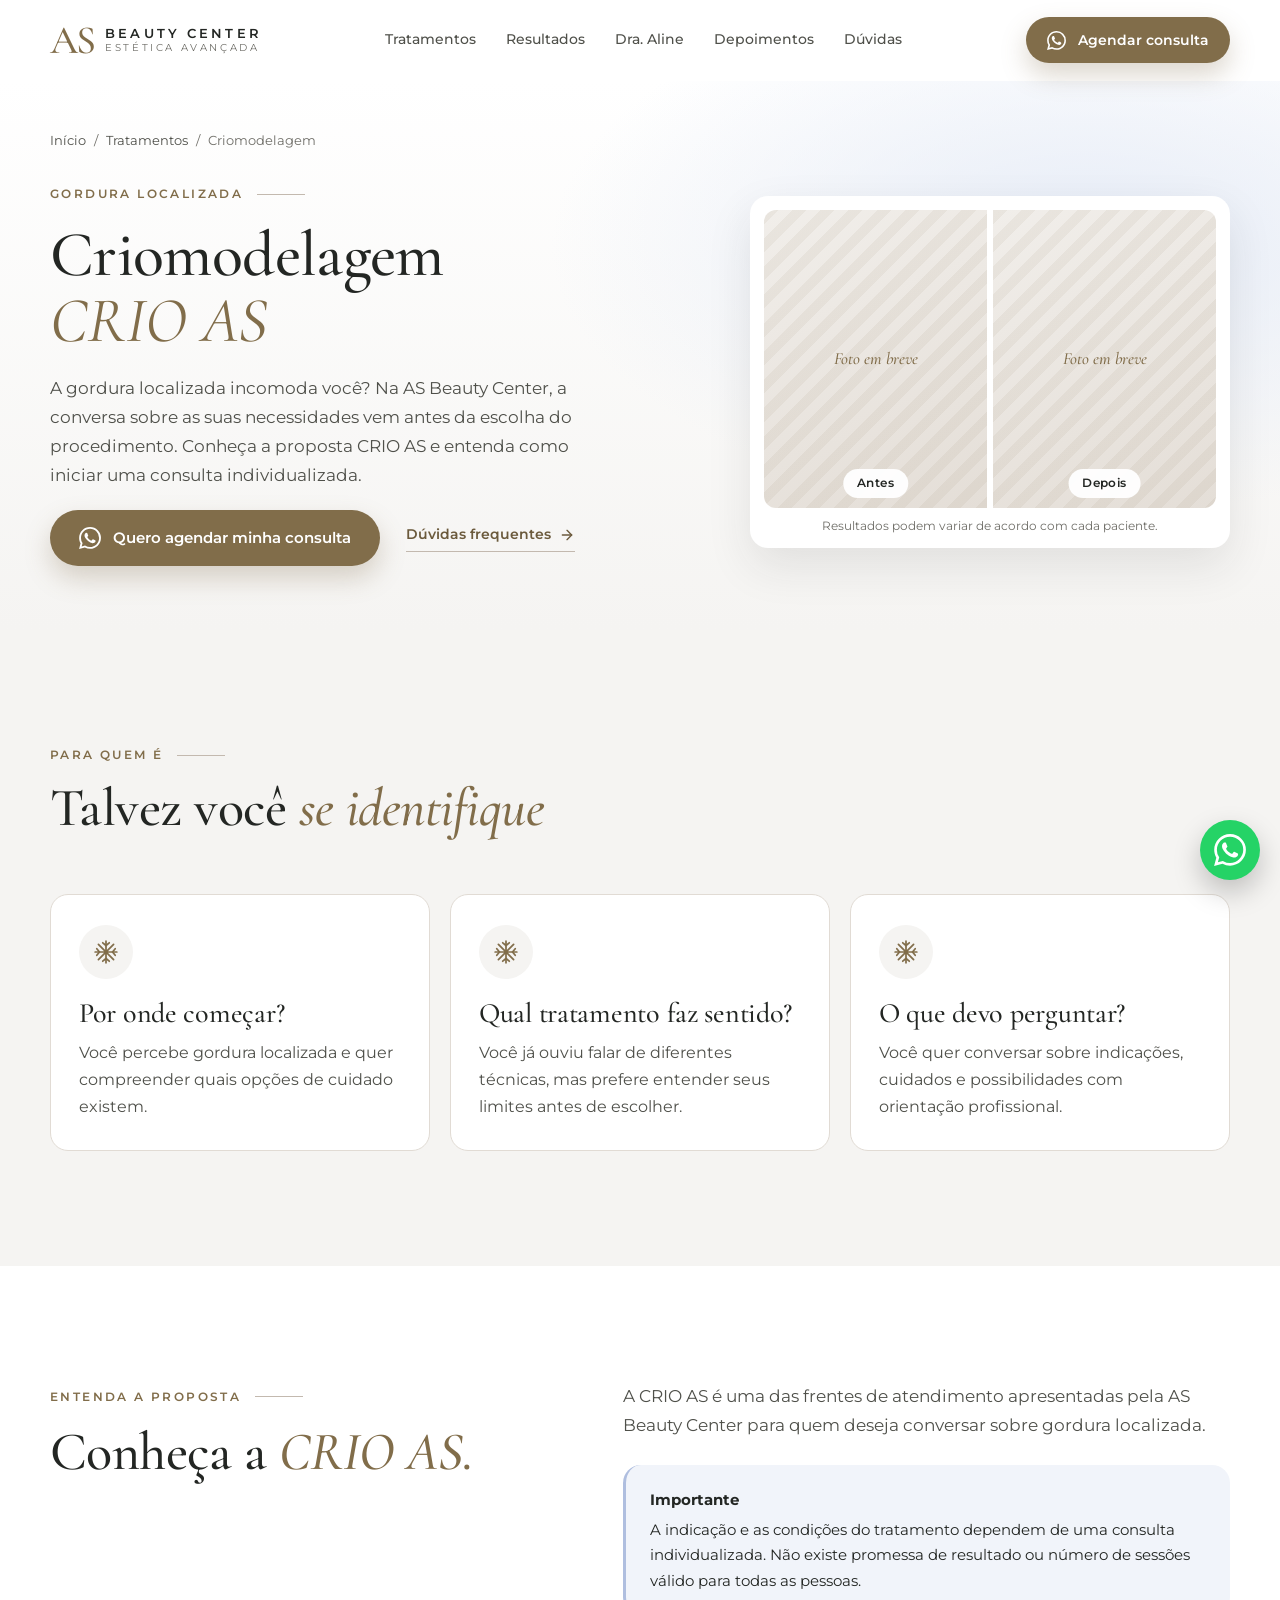
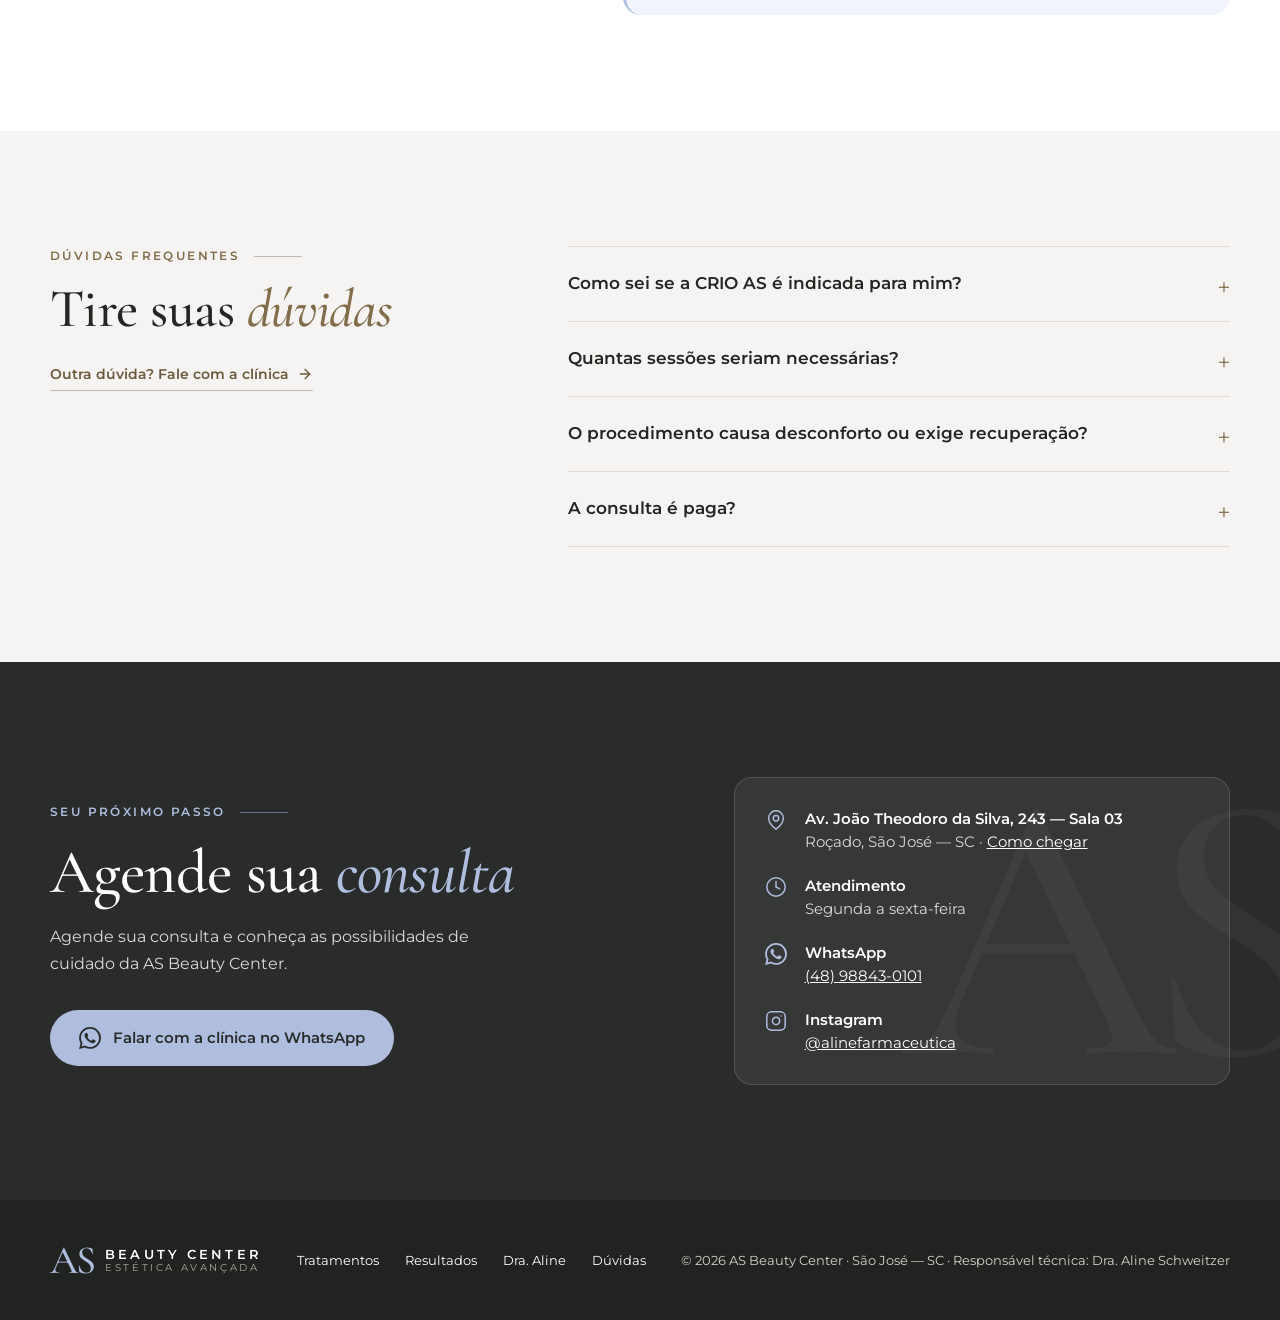
<file: tratamentos/crio-as/index.html>
<!DOCTYPE html>
<html lang="pt-BR">
<head>
  <meta charset="UTF-8">
  <meta name="viewport" content="width=device-width, initial-scale=1">
  <title>CRIO AS e Gordura Localizada | AS Beauty Center</title>
  <meta name="description" content="Conheça a CRIO AS na AS Beauty Center, em São José. Tire dúvidas sobre gordura localizada e agende uma consulta individualizada com a equipe.">
  <meta property="og:title" content="CRIO AS e Gordura Localizada | AS Beauty Center">
  <meta property="og:description" content="Conheça a CRIO AS na AS Beauty Center, em São José. Tire dúvidas sobre gordura localizada e agende uma consulta individualizada com a equipe.">
  <meta property="og:type" content="website">
  <meta property="og:locale" content="pt_BR">
  <meta property="og:site_name" content="AS Beauty Center">
  <meta name="theme-color" content="#816D4A">
  <!-- Somente em homologação. Remover antes de publicar no domínio final e definir canonical. -->
  <meta name="robots" content="noindex, nofollow">

  <link rel="preconnect" href="https://fonts.googleapis.com">
  <link rel="preconnect" href="https://fonts.gstatic.com" crossorigin>
  <link href="https://fonts.googleapis.com/css2?family=Cormorant+Garamond:ital,wght@0,400;0,500;0,600;1,400;1,500&family=Montserrat:wght@400;500;600;700&display=swap" rel="stylesheet">
  
  <link rel="stylesheet" href="/assets/home.css">
  <script>document.documentElement.classList.add('js');</script>
</head>
<body>
  <svg width="0" height="0" style="position:absolute" aria-hidden="true">
    <defs>
      <symbol id="i-wa" viewBox="0 0 24 24"><path fill="currentColor" d="M17.472 14.382c-.297-.149-1.758-.867-2.03-.967-.273-.099-.471-.148-.67.15-.197.297-.767.966-.94 1.164-.173.199-.347.223-.644.075-.297-.15-1.255-.463-2.39-1.475-.883-.788-1.48-1.761-1.653-2.059-.173-.297-.018-.458.13-.606.134-.133.298-.347.446-.52.149-.174.198-.298.298-.497.099-.198.05-.371-.025-.52-.075-.149-.669-1.612-.916-2.207-.242-.579-.487-.5-.669-.51-.173-.008-.371-.01-.57-.01-.198 0-.52.074-.792.372-.272.297-1.04 1.016-1.04 2.479 0 1.462 1.065 2.875 1.213 3.074.149.198 2.096 3.2 5.077 4.487.709.306 1.262.489 1.694.625.712.227 1.36.195 1.871.118.571-.085 1.758-.719 2.006-1.413.248-.694.248-1.289.173-1.413-.074-.124-.272-.198-.57-.347m-5.421 7.403h-.004a9.87 9.87 0 0 1-5.031-1.378l-.361-.214-3.741.982.998-3.648-.235-.374a9.86 9.86 0 0 1-1.51-5.26c.001-5.45 4.436-9.884 9.888-9.884 2.64 0 5.122 1.03 6.988 2.898a9.825 9.825 0 0 1 2.893 6.994c-.003 5.45-4.437 9.884-9.885 9.884m8.413-18.297A11.815 11.815 0 0 0 12.05 0C5.495 0 .16 5.335.157 11.892c0 2.096.547 4.142 1.588 5.945L.057 24l6.305-1.654a11.882 11.882 0 0 0 5.683 1.448h.005c6.554 0 11.89-5.335 11.893-11.893a11.821 11.821 0 0 0-3.48-8.413Z"/></symbol>
      <symbol id="i-check" viewBox="0 0 24 24" fill="none" stroke="currentColor" stroke-width="2.6" stroke-linecap="round" stroke-linejoin="round"><path d="M20 6 9 17l-5-5"/></symbol>
      <symbol id="i-arrow" viewBox="0 0 24 24" fill="none" stroke="currentColor" stroke-width="2" stroke-linecap="round" stroke-linejoin="round"><path d="M5 12h14"/><path d="m12 5 7 7-7 7"/></symbol>
      <symbol id="i-menu" viewBox="0 0 24 24" fill="none" stroke="currentColor" stroke-width="1.8" stroke-linecap="round"><path d="M4 7h16M4 12h16M4 17h16"/></symbol>
      <symbol id="i-close" viewBox="0 0 24 24" fill="none" stroke="currentColor" stroke-width="1.8" stroke-linecap="round"><path d="M18 6 6 18M6 6l12 12"/></symbol>
      <symbol id="i-star" viewBox="0 0 24 24" fill="currentColor"><polygon points="12 2 15.09 8.26 22 9.27 17 14.14 18.18 21.02 12 17.77 5.82 21.02 7 14.14 2 9.27 8.91 8.26 12 2"/></symbol>
      <symbol id="i-snow" viewBox="0 0 24 24" fill="none" stroke="currentColor" stroke-width="1.6" stroke-linecap="round" stroke-linejoin="round"><path d="M12 2v20M2 12h20M5 5l14 14M19 5 5 19"/><path d="m9 3.5 3 2.5 3-2.5M9 20.5l3-2.5 3 2.5M3.5 9 6 12l-2.5 3M20.5 9 18 12l2.5 3"/></symbol>
      <symbol id="i-layers" viewBox="0 0 24 24" fill="none" stroke="currentColor" stroke-width="1.6" stroke-linecap="round" stroke-linejoin="round"><path d="m12 2 10 5-10 5L2 7z"/><path d="m2 12 10 5 10-5"/><path d="m2 17 10 5 10-5"/></symbol>
      <symbol id="i-sparkles" viewBox="0 0 24 24" fill="none" stroke="currentColor" stroke-width="1.6" stroke-linecap="round" stroke-linejoin="round"><path d="M11 3l1.9 5.1L18 10l-5.1 1.9L11 17l-1.9-5.1L4 10l5.1-1.9z"/><path d="M19 14l.8 2.2L22 17l-2.2.8L19 20l-.8-2.2L16 17l2.2-.8z"/></symbol>
      <symbol id="i-zap" viewBox="0 0 24 24" fill="none" stroke="currentColor" stroke-width="1.6" stroke-linecap="round" stroke-linejoin="round"><path d="M13 2 3 14h9l-1 8 10-12h-9z"/></symbol>
      <symbol id="i-sprout" viewBox="0 0 24 24" fill="none" stroke="currentColor" stroke-width="1.6" stroke-linecap="round" stroke-linejoin="round"><path d="M7 20h10"/><path d="M10 20c5.5-2.5.8-6.4 3-10"/><path d="M9.5 9.4c1.1.8 1.8 2.2 2.3 3.7-2 .4-3.5.4-4.8-.3-1.2-.6-2.3-1.9-3-4.2 2.8-.5 4.4 0 5.5.8z"/><path d="M14.1 6a7 7 0 0 0-1.1 4c1.9-.1 3.3-.6 4.3-1.4 1-1 1.6-2.3 1.7-4.6-2.7.1-4 1-4.9 2z"/></symbol>
      <symbol id="i-drops" viewBox="0 0 24 24" fill="none" stroke="currentColor" stroke-width="1.6" stroke-linecap="round" stroke-linejoin="round"><path d="M7 16.3c2.2 0 4-1.83 4-4.05 0-1.16-.57-2.26-1.71-3.19S7.29 6.75 7 5.3c-.29 1.45-1.14 2.84-2.29 3.76S3 11.1 3 12.25c0 2.22 1.8 4.05 4 4.05z"/><path d="M12.56 6.6A10.97 10.97 0 0 0 14 3.02c.5 2.5 2 4.9 4 6.5s3 3.5 3 5.5a6.98 6.98 0 0 1-11.91 4.97"/></symbol>
      <symbol id="i-chat" viewBox="0 0 24 24" fill="none" stroke="currentColor" stroke-width="1.6" stroke-linecap="round" stroke-linejoin="round"><path d="M7.9 20A9 9 0 1 0 4 16.1L2 22Z"/></symbol>
      <symbol id="i-pulse" viewBox="0 0 24 24" fill="none" stroke="currentColor" stroke-width="1.6" stroke-linecap="round" stroke-linejoin="round"><path d="M22 12h-4l-3 9L9 3l-3 9H2"/></symbol>
      <symbol id="i-shield" viewBox="0 0 24 24" fill="none" stroke="currentColor" stroke-width="1.6" stroke-linecap="round" stroke-linejoin="round"><path d="M12 22s8-4 8-10V5l-8-3-8 3v7c0 6 8 10 8 10z"/><path d="m9 12 2 2 4-4"/></symbol>
      <symbol id="i-heart" viewBox="0 0 24 24" fill="none" stroke="currentColor" stroke-width="1.6" stroke-linecap="round" stroke-linejoin="round"><path d="M19 14c1.49-1.46 3-3.21 3-5.5A5.5 5.5 0 0 0 16.5 3c-1.76 0-3 .5-4.5 2-1.5-1.5-2.74-2-4.5-2A5.5 5.5 0 0 0 2 8.5c0 2.3 1.5 4.05 3 5.5l7 7Z"/></symbol>
      <symbol id="i-award" viewBox="0 0 24 24" fill="none" stroke="currentColor" stroke-width="1.6" stroke-linecap="round" stroke-linejoin="round"><circle cx="12" cy="8" r="6"/><path d="M15.48 12.89 17 22l-5-3-5 3 1.52-9.11"/></symbol>
      <symbol id="i-pin" viewBox="0 0 24 24" fill="none" stroke="currentColor" stroke-width="1.6" stroke-linecap="round" stroke-linejoin="round"><path d="M20 10c0 6-8 12-8 12s-8-6-8-12a8 8 0 0 1 16 0Z"/><circle cx="12" cy="10" r="3"/></symbol>
      <symbol id="i-clock" viewBox="0 0 24 24" fill="none" stroke="currentColor" stroke-width="1.6" stroke-linecap="round" stroke-linejoin="round"><circle cx="12" cy="12" r="10"/><path d="M12 6v6l4 2"/></symbol>
      <symbol id="i-insta" viewBox="0 0 24 24" fill="none" stroke="currentColor" stroke-width="1.6" stroke-linecap="round" stroke-linejoin="round"><rect x="2" y="2" width="20" height="20" rx="5"/><path d="M16 11.37A4 4 0 1 1 12.63 8 4 4 0 0 1 16 11.37z"/><path d="M17.5 6.5h.01"/></symbol>
    </defs>
  </svg>

  <a class="skip" href="#conteudo">Pular para o conteúdo</a>

  <header class="header" id="topo">
    <div class="wrap header-row">
      <a class="logo" href="/#inicio" aria-label="AS Beauty Center — início">
        <span class="logo-mark" aria-hidden="true">AS</span>
        <span class="logo-text"><strong>Beauty Center</strong><span>Estética avançada</span></span>
      </a>
      <nav class="nav" aria-label="Principal">
        <a href="/#tratamentos">Tratamentos</a>
        <a href="/#resultados">Resultados</a>
        <a href="/#dra-aline">Dra. Aline</a>
        <a href="/#depoimentos">Depoimentos</a>
        <a href="#duvidas">Dúvidas</a>
      </nav>
      <div class="header-actions">
        <a class="btn btn--primary" href="https://wa.me/5548988430101?text=Ol%C3%A1!%20Acessei%20a%20p%C3%A1gina%20CRIO%20AS%20do%20site%20da%20AS%20Beauty%20Center%20e%20gostaria%20de%20agendar%20uma%20consulta%20para%20conversar%20sobre%20gordura%20localizada." target="_blank" rel="noopener noreferrer" aria-label="Agendar consulta pelo WhatsApp">
          <svg aria-hidden="true"><use href="#i-wa"/></svg>
          <span class="btn-label">Agendar <span class="btn-label-long">consulta</span></span>
        </a>
        <button class="menu-toggle" type="button" aria-expanded="false" aria-controls="menu-mobile" aria-label="Abrir menu">
          <svg aria-hidden="true"><use href="#i-menu"/></svg>
        </button>
      </div>
    </div>
    <div class="mobile-menu" id="menu-mobile" hidden>
      <nav class="wrap" aria-label="Menu">
        <a href="/#tratamentos">Tratamentos</a>
        <a href="/#resultados">Resultados</a>
        <a href="/#dra-aline">Dra. Aline</a>
        <a href="/#depoimentos">Depoimentos</a>
        <a href="#duvidas">Dúvidas frequentes</a>
        <a href="#contato">Contato</a>
      </nav>
    </div>
  </header>

  <main id="conteudo">
    <section class="hero page-hero" aria-labelledby="hero-title">
      <div class="wrap">
        <nav class="breadcrumbs" aria-label="Caminho de navegação">
          <a href="/">Início</a><span aria-hidden="true">/</span><a href="/#tratamentos">Tratamentos</a><span aria-hidden="true">/</span><span aria-current="page">Criomodelagem</span>
        </nav>
        <div class="hero-grid">
          <div class="hero-copy">
            <span class="overline">Gordura localizada</span>
            <h1 id="hero-title">Criomodelagem <em>CRIO AS</em></h1>
            <p class="hero-lead">A gordura localizada incomoda você? Na AS Beauty Center, a conversa sobre as suas necessidades vem antes da escolha do procedimento. Conheça a proposta CRIO AS e entenda como iniciar uma consulta individualizada.</p>
            <div class="hero-actions">
              <a class="btn btn--primary" href="https://wa.me/5548988430101?text=Ol%C3%A1!%20Acessei%20a%20p%C3%A1gina%20CRIO%20AS%20do%20site%20da%20AS%20Beauty%20Center%20e%20gostaria%20de%20agendar%20uma%20consulta%20para%20conversar%20sobre%20gordura%20localizada." target="_blank" rel="noopener noreferrer">
                <svg aria-hidden="true"><use href="#i-wa"/></svg>Quero agendar minha consulta
              </a>
              <a class="link-arrow" href="#duvidas">Dúvidas frequentes <svg aria-hidden="true"><use href="#i-arrow"/></svg></a>
            </div>
          </div>
          <div class="hero-visual">
            <!-- TROCAR: antes e depois de criomodelagem (colocar <img> em cada lado e remover data-pendente) -->
            <figure class="page-ba">
              <div class="ba">
                <div class="ba-side" data-pendente><span>Antes</span></div>
                <div class="ba-side" data-pendente><span>Depois</span></div>
              </div>
              <figcaption>Resultados podem variar de acordo com cada paciente.</figcaption>
            </figure>
          </div>
        </div>
      </div>
    </section>

    <section class="section section--soft" aria-labelledby="ident-title">
      <div class="wrap">
        <div class="section-head reveal">
          <span class="overline">Para quem é</span>
          <h2 class="section-title" id="ident-title">Talvez você <em>se identifique</em></h2>
        </div>
        <div class="ident-grid">
          <article class="ident-card reveal">
            <span class="treat-icon"><svg aria-hidden="true"><use href="#i-snow"/></svg></span>
            <h3>Por onde começar?</h3>
            <p>Você percebe gordura localizada e quer compreender quais opções de cuidado existem.</p>
          </article>
          <article class="ident-card reveal">
            <span class="treat-icon"><svg aria-hidden="true"><use href="#i-snow"/></svg></span>
            <h3>Qual tratamento faz sentido?</h3>
            <p>Você já ouviu falar de diferentes técnicas, mas prefere entender seus limites antes de escolher.</p>
          </article>
          <article class="ident-card reveal">
            <span class="treat-icon"><svg aria-hidden="true"><use href="#i-snow"/></svg></span>
            <h3>O que devo perguntar?</h3>
            <p>Você quer conversar sobre indicações, cuidados e possibilidades com orientação profissional.</p>
          </article>
        </div>
      </div>
    </section>

    <section class="section" aria-labelledby="sobre-title">
      <div class="wrap about-treat">
        <div class="reveal">
          <span class="overline">Entenda a proposta</span>
          <h2 class="section-title" id="sobre-title" style="margin-top:14px">Conheça a <em>CRIO AS.</em></h2>
        </div>
        <div class="reveal">
          <p>A CRIO AS é uma das frentes de atendimento apresentadas pela AS Beauty Center para quem deseja conversar sobre gordura localizada.</p>
          <div class="note"><strong>Importante</strong>A indicação e as condições do tratamento dependem de uma consulta individualizada. Não existe promessa de resultado ou número de sessões válido para todas as pessoas.</div>
        </div>
      </div>
    </section>

    <section class="section section--soft" id="duvidas" aria-labelledby="duvidas-title">
      <div class="wrap faq-grid">
        <div class="section-head reveal">
          <span class="overline">Dúvidas frequentes</span>
          <h2 class="section-title" id="duvidas-title">Tire suas <em>dúvidas</em></h2>
          <a class="link-arrow" style="justify-self:start;margin-top:10px" href="https://wa.me/5548988430101?text=Ol%C3%A1!%20Acessei%20a%20p%C3%A1gina%20CRIO%20AS%20do%20site%20da%20AS%20Beauty%20Center%20e%20gostaria%20de%20agendar%20uma%20consulta%20para%20conversar%20sobre%20gordura%20localizada." target="_blank" rel="noopener noreferrer">Outra dúvida? Fale com a clínica <svg aria-hidden="true"><use href="#i-arrow"/></svg></a>
        </div>
        <div class="faq reveal">
          <details><summary>Como sei se a CRIO AS é indicada para mim?</summary><div class="answer">A indicação depende das suas características e necessidades. Durante a consulta, a profissional poderá esclarecer se esse cuidado faz sentido para você e quais são as limitações.</div></details>
          <details><summary>Quantas sessões seriam necessárias?</summary><div class="answer">Não é possível definir um número de sessões apenas pelo site. Isso depende da indicação e do plano discutido na consulta individualizada.</div></details>
          <details><summary>O procedimento causa desconforto ou exige recuperação?</summary><div class="answer">Sensações, cuidados e períodos de recuperação podem variar conforme a técnica e as características da pessoa. Solicite essas informações específicas à equipe antes de realizar qualquer procedimento.</div></details>
          <details><summary>A consulta é paga?</summary><div class="answer">Os valores e as condições da consulta devem ser confirmados com a clínica. <a href="https://wa.me/5548988430101?text=Ol%C3%A1!%20Acessei%20a%20p%C3%A1gina%20CRIO%20AS%20da%20AS%20Beauty%20Center%20e%20gostaria%20de%20confirmar%20os%20valores%20e%20as%20condi%C3%A7%C3%B5es%20da%20consulta." target="_blank" rel="noopener noreferrer">Perguntar pelo WhatsApp</a>.</div></details>
        </div>
      </div>
    </section>

    <section class="section cta-final" id="contato" aria-labelledby="contato-title">
      <div class="wrap cta-grid">
        <div class="reveal">
          <span class="overline">Seu próximo passo</span>
          <h2 id="contato-title">Agende sua <em>consulta</em></h2>
          <p>Agende sua consulta e conheça as possibilidades de cuidado da AS Beauty Center.</p>
          <a class="btn btn--light" href="https://wa.me/5548988430101?text=Ol%C3%A1!%20Acessei%20a%20p%C3%A1gina%20CRIO%20AS%20do%20site%20da%20AS%20Beauty%20Center%20e%20gostaria%20de%20agendar%20uma%20consulta%20para%20conversar%20sobre%20gordura%20localizada." target="_blank" rel="noopener noreferrer">
            <svg aria-hidden="true"><use href="#i-wa"/></svg>Falar com a clínica no WhatsApp
          </a>
        </div>
        <address class="contact-card reveal" style="font-style:normal">
          <div class="contact-item"><svg aria-hidden="true"><use href="#i-pin"/></svg><span><strong>Av. João Theodoro da Silva, 243 — Sala 03</strong>Roçado, São José — SC · <a href="https://maps.google.com/?q=Av.+Jo%C3%A3o+Theodoro+da+Silva,+243+-+Ro%C3%A7ado,+S%C3%A3o+Jos%C3%A9+-+SC" target="_blank" rel="noopener noreferrer">Como chegar</a></span></div>
          <div class="contact-item"><svg aria-hidden="true"><use href="#i-clock"/></svg><span><strong>Atendimento</strong>Segunda a sexta-feira</span></div>
          <div class="contact-item"><svg aria-hidden="true"><use href="#i-wa"/></svg><span><strong>WhatsApp</strong><a href="https://wa.me/5548988430101" target="_blank" rel="noopener noreferrer">(48) 98843-0101</a></span></div>
          <div class="contact-item"><svg aria-hidden="true"><use href="#i-insta"/></svg><span><strong>Instagram</strong><a href="https://www.instagram.com/alinefarmaceutica/" target="_blank" rel="noopener noreferrer">@alinefarmaceutica</a></span></div>
        </address>
      </div>
    </section>
  </main>

  <footer class="footer">
    <div class="wrap footer-row">
      <a class="logo" href="/#inicio" aria-label="AS Beauty Center — voltar ao início">
        <span class="logo-mark" aria-hidden="true">AS</span>
        <span class="logo-text"><strong>Beauty Center</strong><span>Estética avançada</span></span>
      </a>
      <nav class="footer-links" aria-label="Rodapé">
        <a href="/#tratamentos">Tratamentos</a>
        <a href="/#resultados">Resultados</a>
        <a href="/#dra-aline">Dra. Aline</a>
        <a href="#duvidas">Dúvidas</a>
      </nav>
      <p>© 2026 AS Beauty Center · São José — SC · Responsável técnica: Dra. Aline Schweitzer</p>
    </div>
  </footer>

  <a class="wa-float" href="https://wa.me/5548988430101?text=Ol%C3%A1!%20Acessei%20a%20p%C3%A1gina%20CRIO%20AS%20do%20site%20da%20AS%20Beauty%20Center%20e%20gostaria%20de%20agendar%20uma%20consulta%20para%20conversar%20sobre%20gordura%20localizada." target="_blank" rel="noopener noreferrer" aria-label="Conversar no WhatsApp sobre criomodelagem">
    <svg aria-hidden="true"><use href="#i-wa"/></svg>
  </a>

  <script>
    (function () {
      var header = document.querySelector('.header');
      var toggle = document.querySelector('.menu-toggle');
      var menu = document.getElementById('menu-mobile');
      var icon = toggle.querySelector('use');

      function setMenu(open) {
        menu.hidden = !open;
        toggle.setAttribute('aria-expanded', String(open));
        toggle.setAttribute('aria-label', open ? 'Fechar menu' : 'Abrir menu');
        icon.setAttribute('href', open ? '#i-close' : '#i-menu');
      }
      toggle.addEventListener('click', function () { setMenu(menu.hidden); });
      menu.addEventListener('click', function (e) { if (e.target.closest('a')) setMenu(false); });
      document.addEventListener('keydown', function (e) {
        if (e.key === 'Escape' && !menu.hidden) { setMenu(false); toggle.focus(); }
      });
      window.matchMedia('(min-width: 1081px)').addEventListener('change', function (m) { if (m.matches) setMenu(false); });

      function onScroll() { header.classList.toggle('is-scrolled', window.scrollY > 8); }
      onScroll();
      window.addEventListener('scroll', onScroll, { passive: true });

      var items = document.querySelectorAll('.reveal');
      if (!('IntersectionObserver' in window)) {
        items.forEach(function (el) { el.classList.add('is-visible'); });
        return;
      }
      var io = new IntersectionObserver(function (entries) {
        entries.forEach(function (entry) {
          if (entry.isIntersecting) { entry.target.classList.add('is-visible'); io.unobserve(entry.target); }
        });
      }, { rootMargin: '0px 0px -8% 0px' });
      items.forEach(function (el) { io.observe(el); });
    })();
  </script>
</body>
</html>
</file>
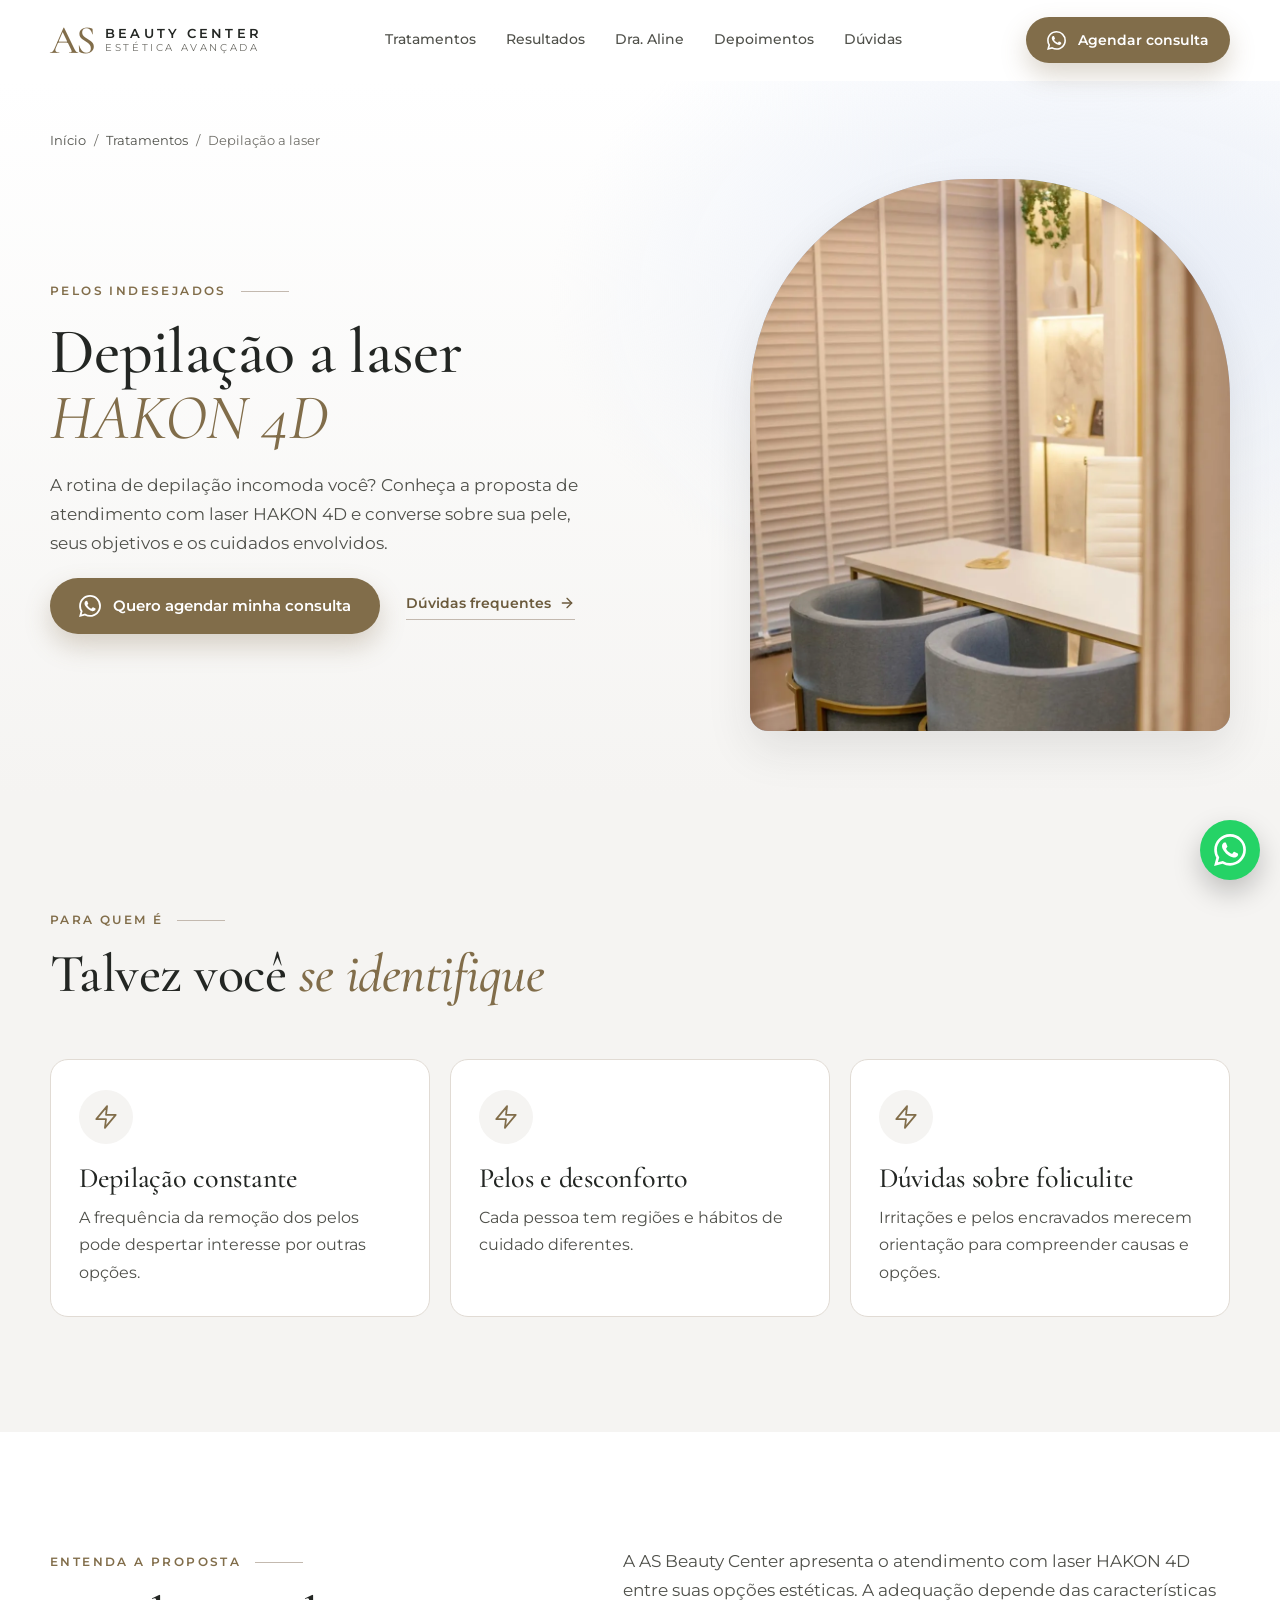
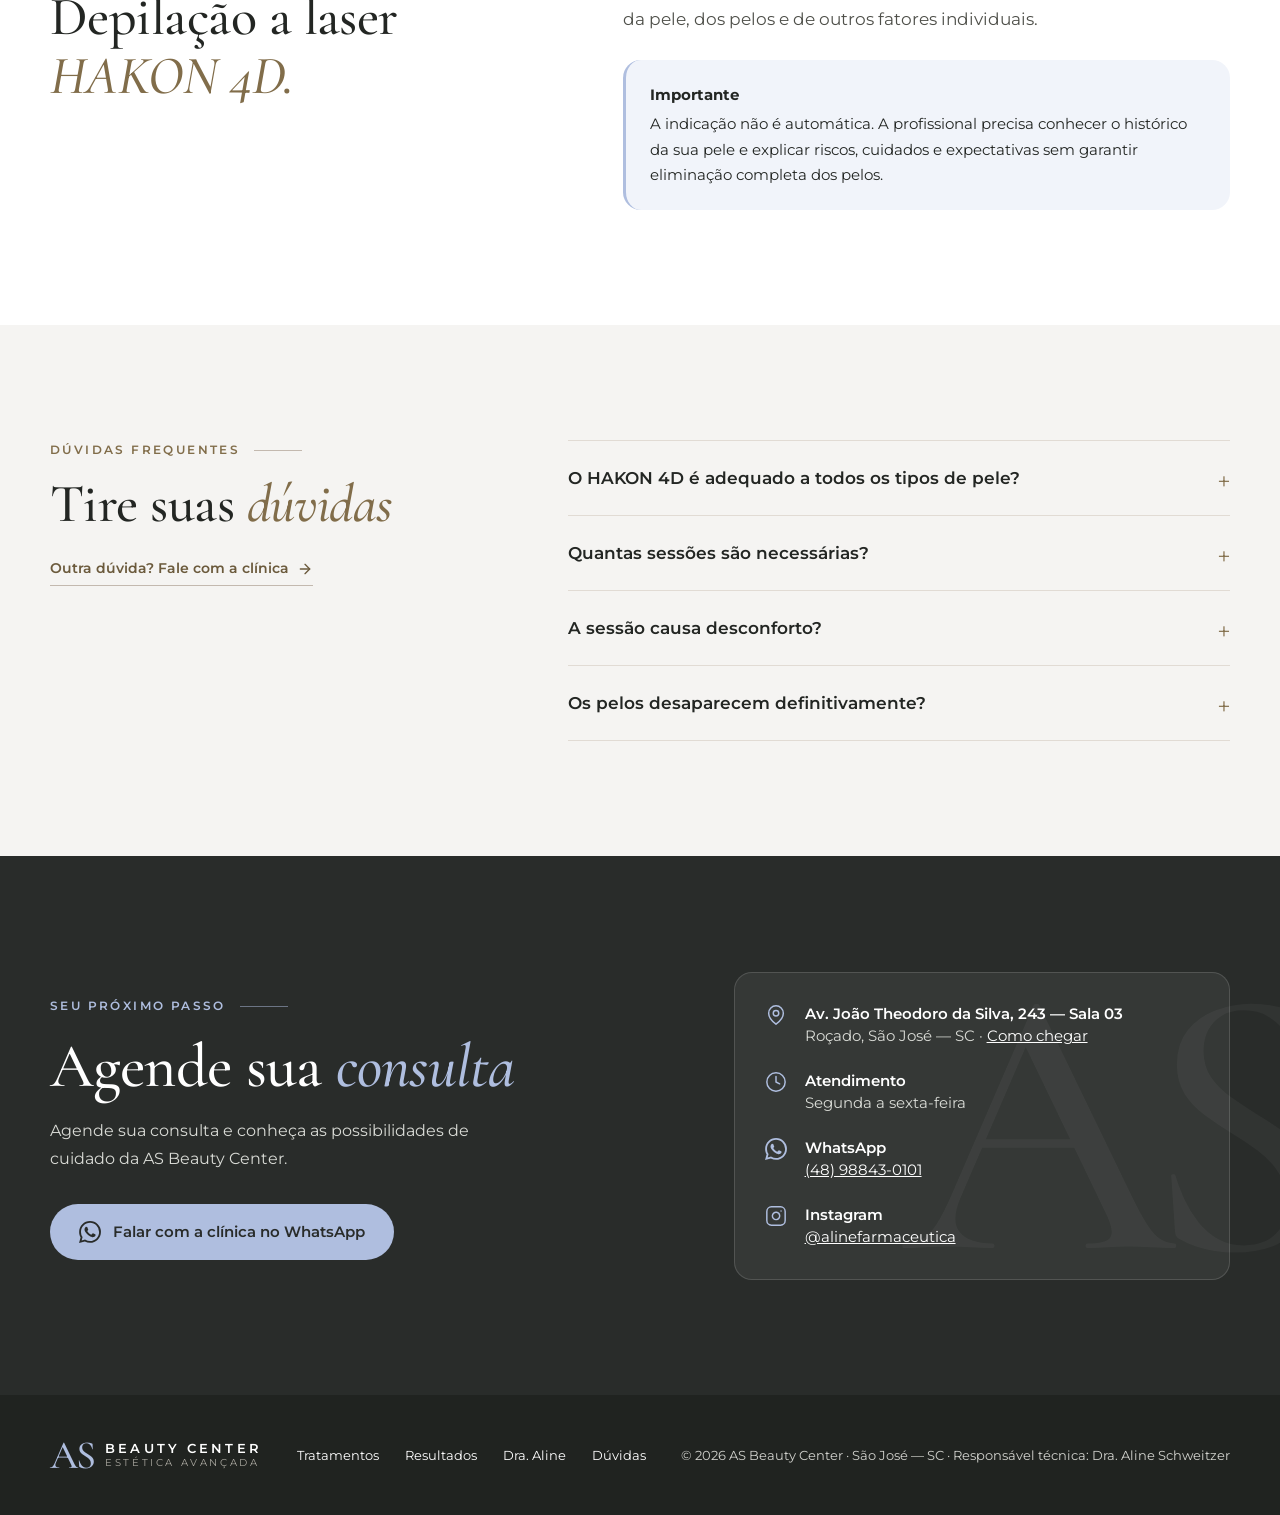
<file: tratamentos/depilacao-a-laser/index.html>
<!DOCTYPE html>
<html lang="pt-BR">
<head>
  <meta charset="UTF-8">
  <meta name="viewport" content="width=device-width, initial-scale=1">
  <title>Depilação a Laser HAKON 4D | AS Beauty Center</title>
  <meta name="description" content="Conheça a depilação a laser HAKON 4D na AS Beauty Center, em São José. Entenda indicações, cuidados e agende uma consulta individualizada.">
  <meta property="og:title" content="Depilação a Laser HAKON 4D | AS Beauty Center">
  <meta property="og:description" content="Conheça a depilação a laser HAKON 4D na AS Beauty Center, em São José. Entenda indicações, cuidados e agende uma consulta individualizada.">
  <meta property="og:type" content="website">
  <meta property="og:locale" content="pt_BR">
  <meta property="og:site_name" content="AS Beauty Center">
  <meta name="theme-color" content="#816D4A">
  <!-- Somente em homologação. Remover antes de publicar no domínio final e definir canonical. -->
  <meta name="robots" content="noindex, nofollow">

  <link rel="preconnect" href="https://fonts.googleapis.com">
  <link rel="preconnect" href="https://fonts.gstatic.com" crossorigin>
  <link href="https://fonts.googleapis.com/css2?family=Cormorant+Garamond:ital,wght@0,400;0,500;0,600;1,400;1,500&family=Montserrat:wght@400;500;600;700&display=swap" rel="stylesheet">
  <link rel="preload" as="image" href="/assets/clinica-ambiente.webp" type="image/webp" fetchpriority="high">
  <link rel="stylesheet" href="/assets/home.css">
  <script>document.documentElement.classList.add('js');</script>
</head>
<body>
  <svg width="0" height="0" style="position:absolute" aria-hidden="true">
    <defs>
      <symbol id="i-wa" viewBox="0 0 24 24"><path fill="currentColor" d="M17.472 14.382c-.297-.149-1.758-.867-2.03-.967-.273-.099-.471-.148-.67.15-.197.297-.767.966-.94 1.164-.173.199-.347.223-.644.075-.297-.15-1.255-.463-2.39-1.475-.883-.788-1.48-1.761-1.653-2.059-.173-.297-.018-.458.13-.606.134-.133.298-.347.446-.52.149-.174.198-.298.298-.497.099-.198.05-.371-.025-.52-.075-.149-.669-1.612-.916-2.207-.242-.579-.487-.5-.669-.51-.173-.008-.371-.01-.57-.01-.198 0-.52.074-.792.372-.272.297-1.04 1.016-1.04 2.479 0 1.462 1.065 2.875 1.213 3.074.149.198 2.096 3.2 5.077 4.487.709.306 1.262.489 1.694.625.712.227 1.36.195 1.871.118.571-.085 1.758-.719 2.006-1.413.248-.694.248-1.289.173-1.413-.074-.124-.272-.198-.57-.347m-5.421 7.403h-.004a9.87 9.87 0 0 1-5.031-1.378l-.361-.214-3.741.982.998-3.648-.235-.374a9.86 9.86 0 0 1-1.51-5.26c.001-5.45 4.436-9.884 9.888-9.884 2.64 0 5.122 1.03 6.988 2.898a9.825 9.825 0 0 1 2.893 6.994c-.003 5.45-4.437 9.884-9.885 9.884m8.413-18.297A11.815 11.815 0 0 0 12.05 0C5.495 0 .16 5.335.157 11.892c0 2.096.547 4.142 1.588 5.945L.057 24l6.305-1.654a11.882 11.882 0 0 0 5.683 1.448h.005c6.554 0 11.89-5.335 11.893-11.893a11.821 11.821 0 0 0-3.48-8.413Z"/></symbol>
      <symbol id="i-check" viewBox="0 0 24 24" fill="none" stroke="currentColor" stroke-width="2.6" stroke-linecap="round" stroke-linejoin="round"><path d="M20 6 9 17l-5-5"/></symbol>
      <symbol id="i-arrow" viewBox="0 0 24 24" fill="none" stroke="currentColor" stroke-width="2" stroke-linecap="round" stroke-linejoin="round"><path d="M5 12h14"/><path d="m12 5 7 7-7 7"/></symbol>
      <symbol id="i-menu" viewBox="0 0 24 24" fill="none" stroke="currentColor" stroke-width="1.8" stroke-linecap="round"><path d="M4 7h16M4 12h16M4 17h16"/></symbol>
      <symbol id="i-close" viewBox="0 0 24 24" fill="none" stroke="currentColor" stroke-width="1.8" stroke-linecap="round"><path d="M18 6 6 18M6 6l12 12"/></symbol>
      <symbol id="i-star" viewBox="0 0 24 24" fill="currentColor"><polygon points="12 2 15.09 8.26 22 9.27 17 14.14 18.18 21.02 12 17.77 5.82 21.02 7 14.14 2 9.27 8.91 8.26 12 2"/></symbol>
      <symbol id="i-snow" viewBox="0 0 24 24" fill="none" stroke="currentColor" stroke-width="1.6" stroke-linecap="round" stroke-linejoin="round"><path d="M12 2v20M2 12h20M5 5l14 14M19 5 5 19"/><path d="m9 3.5 3 2.5 3-2.5M9 20.5l3-2.5 3 2.5M3.5 9 6 12l-2.5 3M20.5 9 18 12l2.5 3"/></symbol>
      <symbol id="i-layers" viewBox="0 0 24 24" fill="none" stroke="currentColor" stroke-width="1.6" stroke-linecap="round" stroke-linejoin="round"><path d="m12 2 10 5-10 5L2 7z"/><path d="m2 12 10 5 10-5"/><path d="m2 17 10 5 10-5"/></symbol>
      <symbol id="i-sparkles" viewBox="0 0 24 24" fill="none" stroke="currentColor" stroke-width="1.6" stroke-linecap="round" stroke-linejoin="round"><path d="M11 3l1.9 5.1L18 10l-5.1 1.9L11 17l-1.9-5.1L4 10l5.1-1.9z"/><path d="M19 14l.8 2.2L22 17l-2.2.8L19 20l-.8-2.2L16 17l2.2-.8z"/></symbol>
      <symbol id="i-zap" viewBox="0 0 24 24" fill="none" stroke="currentColor" stroke-width="1.6" stroke-linecap="round" stroke-linejoin="round"><path d="M13 2 3 14h9l-1 8 10-12h-9z"/></symbol>
      <symbol id="i-sprout" viewBox="0 0 24 24" fill="none" stroke="currentColor" stroke-width="1.6" stroke-linecap="round" stroke-linejoin="round"><path d="M7 20h10"/><path d="M10 20c5.5-2.5.8-6.4 3-10"/><path d="M9.5 9.4c1.1.8 1.8 2.2 2.3 3.7-2 .4-3.5.4-4.8-.3-1.2-.6-2.3-1.9-3-4.2 2.8-.5 4.4 0 5.5.8z"/><path d="M14.1 6a7 7 0 0 0-1.1 4c1.9-.1 3.3-.6 4.3-1.4 1-1 1.6-2.3 1.7-4.6-2.7.1-4 1-4.9 2z"/></symbol>
      <symbol id="i-drops" viewBox="0 0 24 24" fill="none" stroke="currentColor" stroke-width="1.6" stroke-linecap="round" stroke-linejoin="round"><path d="M7 16.3c2.2 0 4-1.83 4-4.05 0-1.16-.57-2.26-1.71-3.19S7.29 6.75 7 5.3c-.29 1.45-1.14 2.84-2.29 3.76S3 11.1 3 12.25c0 2.22 1.8 4.05 4 4.05z"/><path d="M12.56 6.6A10.97 10.97 0 0 0 14 3.02c.5 2.5 2 4.9 4 6.5s3 3.5 3 5.5a6.98 6.98 0 0 1-11.91 4.97"/></symbol>
      <symbol id="i-chat" viewBox="0 0 24 24" fill="none" stroke="currentColor" stroke-width="1.6" stroke-linecap="round" stroke-linejoin="round"><path d="M7.9 20A9 9 0 1 0 4 16.1L2 22Z"/></symbol>
      <symbol id="i-pulse" viewBox="0 0 24 24" fill="none" stroke="currentColor" stroke-width="1.6" stroke-linecap="round" stroke-linejoin="round"><path d="M22 12h-4l-3 9L9 3l-3 9H2"/></symbol>
      <symbol id="i-shield" viewBox="0 0 24 24" fill="none" stroke="currentColor" stroke-width="1.6" stroke-linecap="round" stroke-linejoin="round"><path d="M12 22s8-4 8-10V5l-8-3-8 3v7c0 6 8 10 8 10z"/><path d="m9 12 2 2 4-4"/></symbol>
      <symbol id="i-heart" viewBox="0 0 24 24" fill="none" stroke="currentColor" stroke-width="1.6" stroke-linecap="round" stroke-linejoin="round"><path d="M19 14c1.49-1.46 3-3.21 3-5.5A5.5 5.5 0 0 0 16.5 3c-1.76 0-3 .5-4.5 2-1.5-1.5-2.74-2-4.5-2A5.5 5.5 0 0 0 2 8.5c0 2.3 1.5 4.05 3 5.5l7 7Z"/></symbol>
      <symbol id="i-award" viewBox="0 0 24 24" fill="none" stroke="currentColor" stroke-width="1.6" stroke-linecap="round" stroke-linejoin="round"><circle cx="12" cy="8" r="6"/><path d="M15.48 12.89 17 22l-5-3-5 3 1.52-9.11"/></symbol>
      <symbol id="i-pin" viewBox="0 0 24 24" fill="none" stroke="currentColor" stroke-width="1.6" stroke-linecap="round" stroke-linejoin="round"><path d="M20 10c0 6-8 12-8 12s-8-6-8-12a8 8 0 0 1 16 0Z"/><circle cx="12" cy="10" r="3"/></symbol>
      <symbol id="i-clock" viewBox="0 0 24 24" fill="none" stroke="currentColor" stroke-width="1.6" stroke-linecap="round" stroke-linejoin="round"><circle cx="12" cy="12" r="10"/><path d="M12 6v6l4 2"/></symbol>
      <symbol id="i-insta" viewBox="0 0 24 24" fill="none" stroke="currentColor" stroke-width="1.6" stroke-linecap="round" stroke-linejoin="round"><rect x="2" y="2" width="20" height="20" rx="5"/><path d="M16 11.37A4 4 0 1 1 12.63 8 4 4 0 0 1 16 11.37z"/><path d="M17.5 6.5h.01"/></symbol>
    </defs>
  </svg>

  <a class="skip" href="#conteudo">Pular para o conteúdo</a>

  <header class="header" id="topo">
    <div class="wrap header-row">
      <a class="logo" href="/#inicio" aria-label="AS Beauty Center — início">
        <span class="logo-mark" aria-hidden="true">AS</span>
        <span class="logo-text"><strong>Beauty Center</strong><span>Estética avançada</span></span>
      </a>
      <nav class="nav" aria-label="Principal">
        <a href="/#tratamentos">Tratamentos</a>
        <a href="/#resultados">Resultados</a>
        <a href="/#dra-aline">Dra. Aline</a>
        <a href="/#depoimentos">Depoimentos</a>
        <a href="#duvidas">Dúvidas</a>
      </nav>
      <div class="header-actions">
        <a class="btn btn--primary" href="https://wa.me/5548988430101?text=Ol%C3%A1!%20Acessei%20a%20p%C3%A1gina%20de%20depila%C3%A7%C3%A3o%20a%20laser%20HAKON%204D%20da%20AS%20Beauty%20Center%20e%20gostaria%20de%20agendar%20uma%20consulta%20individualizada." target="_blank" rel="noopener noreferrer" aria-label="Agendar consulta pelo WhatsApp">
          <svg aria-hidden="true"><use href="#i-wa"/></svg>
          <span class="btn-label">Agendar <span class="btn-label-long">consulta</span></span>
        </a>
        <button class="menu-toggle" type="button" aria-expanded="false" aria-controls="menu-mobile" aria-label="Abrir menu">
          <svg aria-hidden="true"><use href="#i-menu"/></svg>
        </button>
      </div>
    </div>
    <div class="mobile-menu" id="menu-mobile" hidden>
      <nav class="wrap" aria-label="Menu">
        <a href="/#tratamentos">Tratamentos</a>
        <a href="/#resultados">Resultados</a>
        <a href="/#dra-aline">Dra. Aline</a>
        <a href="/#depoimentos">Depoimentos</a>
        <a href="#duvidas">Dúvidas frequentes</a>
        <a href="#contato">Contato</a>
      </nav>
    </div>
  </header>

  <main id="conteudo">
    <section class="hero page-hero" aria-labelledby="hero-title">
      <div class="wrap">
        <nav class="breadcrumbs" aria-label="Caminho de navegação">
          <a href="/">Início</a><span aria-hidden="true">/</span><a href="/#tratamentos">Tratamentos</a><span aria-hidden="true">/</span><span aria-current="page">Depilação a laser</span>
        </nav>
        <div class="hero-grid">
          <div class="hero-copy">
            <span class="overline">Pelos indesejados</span>
            <h1 id="hero-title">Depilação a laser <em>HAKON 4D</em></h1>
            <p class="hero-lead">A rotina de depilação incomoda você? Conheça a proposta de atendimento com laser HAKON 4D e converse sobre sua pele, seus objetivos e os cuidados envolvidos.</p>
            <div class="hero-actions">
              <a class="btn btn--primary" href="https://wa.me/5548988430101?text=Ol%C3%A1!%20Acessei%20a%20p%C3%A1gina%20de%20depila%C3%A7%C3%A3o%20a%20laser%20HAKON%204D%20da%20AS%20Beauty%20Center%20e%20gostaria%20de%20agendar%20uma%20consulta%20individualizada." target="_blank" rel="noopener noreferrer">
                <svg aria-hidden="true"><use href="#i-wa"/></svg>Quero agendar minha consulta
              </a>
              <a class="link-arrow" href="#duvidas">Dúvidas frequentes <svg aria-hidden="true"><use href="#i-arrow"/></svg></a>
            </div>
          </div>
          <div class="hero-visual">
            <div class="hero-photo">
              <img src="/assets/clinica-ambiente.webp" alt="Ambiente de atendimento da AS Beauty Center" width="982" height="1400" fetchpriority="high">
            </div>
          </div>
        </div>
      </div>
    </section>

    <section class="section section--soft" aria-labelledby="ident-title">
      <div class="wrap">
        <div class="section-head reveal">
          <span class="overline">Para quem é</span>
          <h2 class="section-title" id="ident-title">Talvez você <em>se identifique</em></h2>
        </div>
        <div class="ident-grid">
          <article class="ident-card reveal">
            <span class="treat-icon"><svg aria-hidden="true"><use href="#i-zap"/></svg></span>
            <h3>Depilação constante</h3>
            <p>A frequência da remoção dos pelos pode despertar interesse por outras opções.</p>
          </article>
          <article class="ident-card reveal">
            <span class="treat-icon"><svg aria-hidden="true"><use href="#i-zap"/></svg></span>
            <h3>Pelos e desconforto</h3>
            <p>Cada pessoa tem regiões e hábitos de cuidado diferentes.</p>
          </article>
          <article class="ident-card reveal">
            <span class="treat-icon"><svg aria-hidden="true"><use href="#i-zap"/></svg></span>
            <h3>Dúvidas sobre foliculite</h3>
            <p>Irritações e pelos encravados merecem orientação para compreender causas e opções.</p>
          </article>
        </div>
      </div>
    </section>

    <section class="section" aria-labelledby="sobre-title">
      <div class="wrap about-treat">
        <div class="reveal">
          <span class="overline">Entenda a proposta</span>
          <h2 class="section-title" id="sobre-title" style="margin-top:14px">Depilação a laser <em>HAKON 4D.</em></h2>
        </div>
        <div class="reveal">
          <p>A AS Beauty Center apresenta o atendimento com laser HAKON 4D entre suas opções estéticas. A adequação depende das características da pele, dos pelos e de outros fatores individuais.</p>
          <div class="note"><strong>Importante</strong>A indicação não é automática. A profissional precisa conhecer o histórico da sua pele e explicar riscos, cuidados e expectativas sem garantir eliminação completa dos pelos.</div>
        </div>
      </div>
    </section>

    <section class="section section--soft" id="duvidas" aria-labelledby="duvidas-title">
      <div class="wrap faq-grid">
        <div class="section-head reveal">
          <span class="overline">Dúvidas frequentes</span>
          <h2 class="section-title" id="duvidas-title">Tire suas <em>dúvidas</em></h2>
          <a class="link-arrow" style="justify-self:start;margin-top:10px" href="https://wa.me/5548988430101?text=Ol%C3%A1!%20Acessei%20a%20p%C3%A1gina%20de%20depila%C3%A7%C3%A3o%20a%20laser%20HAKON%204D%20da%20AS%20Beauty%20Center%20e%20gostaria%20de%20agendar%20uma%20consulta%20individualizada." target="_blank" rel="noopener noreferrer">Outra dúvida? Fale com a clínica <svg aria-hidden="true"><use href="#i-arrow"/></svg></a>
        </div>
        <div class="faq reveal">
          <details><summary>O HAKON 4D é adequado a todos os tipos de pele?</summary><div class="answer">A indicação depende das características de cada pessoa. Pergunte à profissional quais condições se aplicam ao seu caso.</div></details>
          <details><summary>Quantas sessões são necessárias?</summary><div class="answer">Não há uma quantidade única; a equipe poderá explicar os limites e o planejamento adequado.</div></details>
          <details><summary>A sessão causa desconforto?</summary><div class="answer">A sensação pode variar de acordo com a pessoa e a área tratada.</div></details>
          <details><summary>Os pelos desaparecem definitivamente?</summary><div class="answer">Não é adequado garantir eliminação completa e permanente dos pelos para todas as pessoas.</div></details>
        </div>
      </div>
    </section>

    <section class="section cta-final" id="contato" aria-labelledby="contato-title">
      <div class="wrap cta-grid">
        <div class="reveal">
          <span class="overline">Seu próximo passo</span>
          <h2 id="contato-title">Agende sua <em>consulta</em></h2>
          <p>Agende sua consulta e conheça as possibilidades de cuidado da AS Beauty Center.</p>
          <a class="btn btn--light" href="https://wa.me/5548988430101?text=Ol%C3%A1!%20Acessei%20a%20p%C3%A1gina%20de%20depila%C3%A7%C3%A3o%20a%20laser%20HAKON%204D%20da%20AS%20Beauty%20Center%20e%20gostaria%20de%20agendar%20uma%20consulta%20individualizada." target="_blank" rel="noopener noreferrer">
            <svg aria-hidden="true"><use href="#i-wa"/></svg>Falar com a clínica no WhatsApp
          </a>
        </div>
        <address class="contact-card reveal" style="font-style:normal">
          <div class="contact-item"><svg aria-hidden="true"><use href="#i-pin"/></svg><span><strong>Av. João Theodoro da Silva, 243 — Sala 03</strong>Roçado, São José — SC · <a href="https://maps.google.com/?q=Av.+Jo%C3%A3o+Theodoro+da+Silva,+243+-+Ro%C3%A7ado,+S%C3%A3o+Jos%C3%A9+-+SC" target="_blank" rel="noopener noreferrer">Como chegar</a></span></div>
          <div class="contact-item"><svg aria-hidden="true"><use href="#i-clock"/></svg><span><strong>Atendimento</strong>Segunda a sexta-feira</span></div>
          <div class="contact-item"><svg aria-hidden="true"><use href="#i-wa"/></svg><span><strong>WhatsApp</strong><a href="https://wa.me/5548988430101" target="_blank" rel="noopener noreferrer">(48) 98843-0101</a></span></div>
          <div class="contact-item"><svg aria-hidden="true"><use href="#i-insta"/></svg><span><strong>Instagram</strong><a href="https://www.instagram.com/alinefarmaceutica/" target="_blank" rel="noopener noreferrer">@alinefarmaceutica</a></span></div>
        </address>
      </div>
    </section>
  </main>

  <footer class="footer">
    <div class="wrap footer-row">
      <a class="logo" href="/#inicio" aria-label="AS Beauty Center — voltar ao início">
        <span class="logo-mark" aria-hidden="true">AS</span>
        <span class="logo-text"><strong>Beauty Center</strong><span>Estética avançada</span></span>
      </a>
      <nav class="footer-links" aria-label="Rodapé">
        <a href="/#tratamentos">Tratamentos</a>
        <a href="/#resultados">Resultados</a>
        <a href="/#dra-aline">Dra. Aline</a>
        <a href="#duvidas">Dúvidas</a>
      </nav>
      <p>© 2026 AS Beauty Center · São José — SC · Responsável técnica: Dra. Aline Schweitzer</p>
    </div>
  </footer>

  <a class="wa-float" href="https://wa.me/5548988430101?text=Ol%C3%A1!%20Acessei%20a%20p%C3%A1gina%20de%20depila%C3%A7%C3%A3o%20a%20laser%20HAKON%204D%20da%20AS%20Beauty%20Center%20e%20gostaria%20de%20agendar%20uma%20consulta%20individualizada." target="_blank" rel="noopener noreferrer" aria-label="Conversar no WhatsApp sobre depilação a laser">
    <svg aria-hidden="true"><use href="#i-wa"/></svg>
  </a>

  <script>
    (function () {
      var header = document.querySelector('.header');
      var toggle = document.querySelector('.menu-toggle');
      var menu = document.getElementById('menu-mobile');
      var icon = toggle.querySelector('use');

      function setMenu(open) {
        menu.hidden = !open;
        toggle.setAttribute('aria-expanded', String(open));
        toggle.setAttribute('aria-label', open ? 'Fechar menu' : 'Abrir menu');
        icon.setAttribute('href', open ? '#i-close' : '#i-menu');
      }
      toggle.addEventListener('click', function () { setMenu(menu.hidden); });
      menu.addEventListener('click', function (e) { if (e.target.closest('a')) setMenu(false); });
      document.addEventListener('keydown', function (e) {
        if (e.key === 'Escape' && !menu.hidden) { setMenu(false); toggle.focus(); }
      });
      window.matchMedia('(min-width: 1081px)').addEventListener('change', function (m) { if (m.matches) setMenu(false); });

      function onScroll() { header.classList.toggle('is-scrolled', window.scrollY > 8); }
      onScroll();
      window.addEventListener('scroll', onScroll, { passive: true });

      var items = document.querySelectorAll('.reveal');
      if (!('IntersectionObserver' in window)) {
        items.forEach(function (el) { el.classList.add('is-visible'); });
        return;
      }
      var io = new IntersectionObserver(function (entries) {
        entries.forEach(function (entry) {
          if (entry.isIntersecting) { entry.target.classList.add('is-visible'); io.unobserve(entry.target); }
        });
      }, { rootMargin: '0px 0px -8% 0px' });
      items.forEach(function (el) { io.observe(el); });
    })();
  </script>
</body>
</html>
</file>
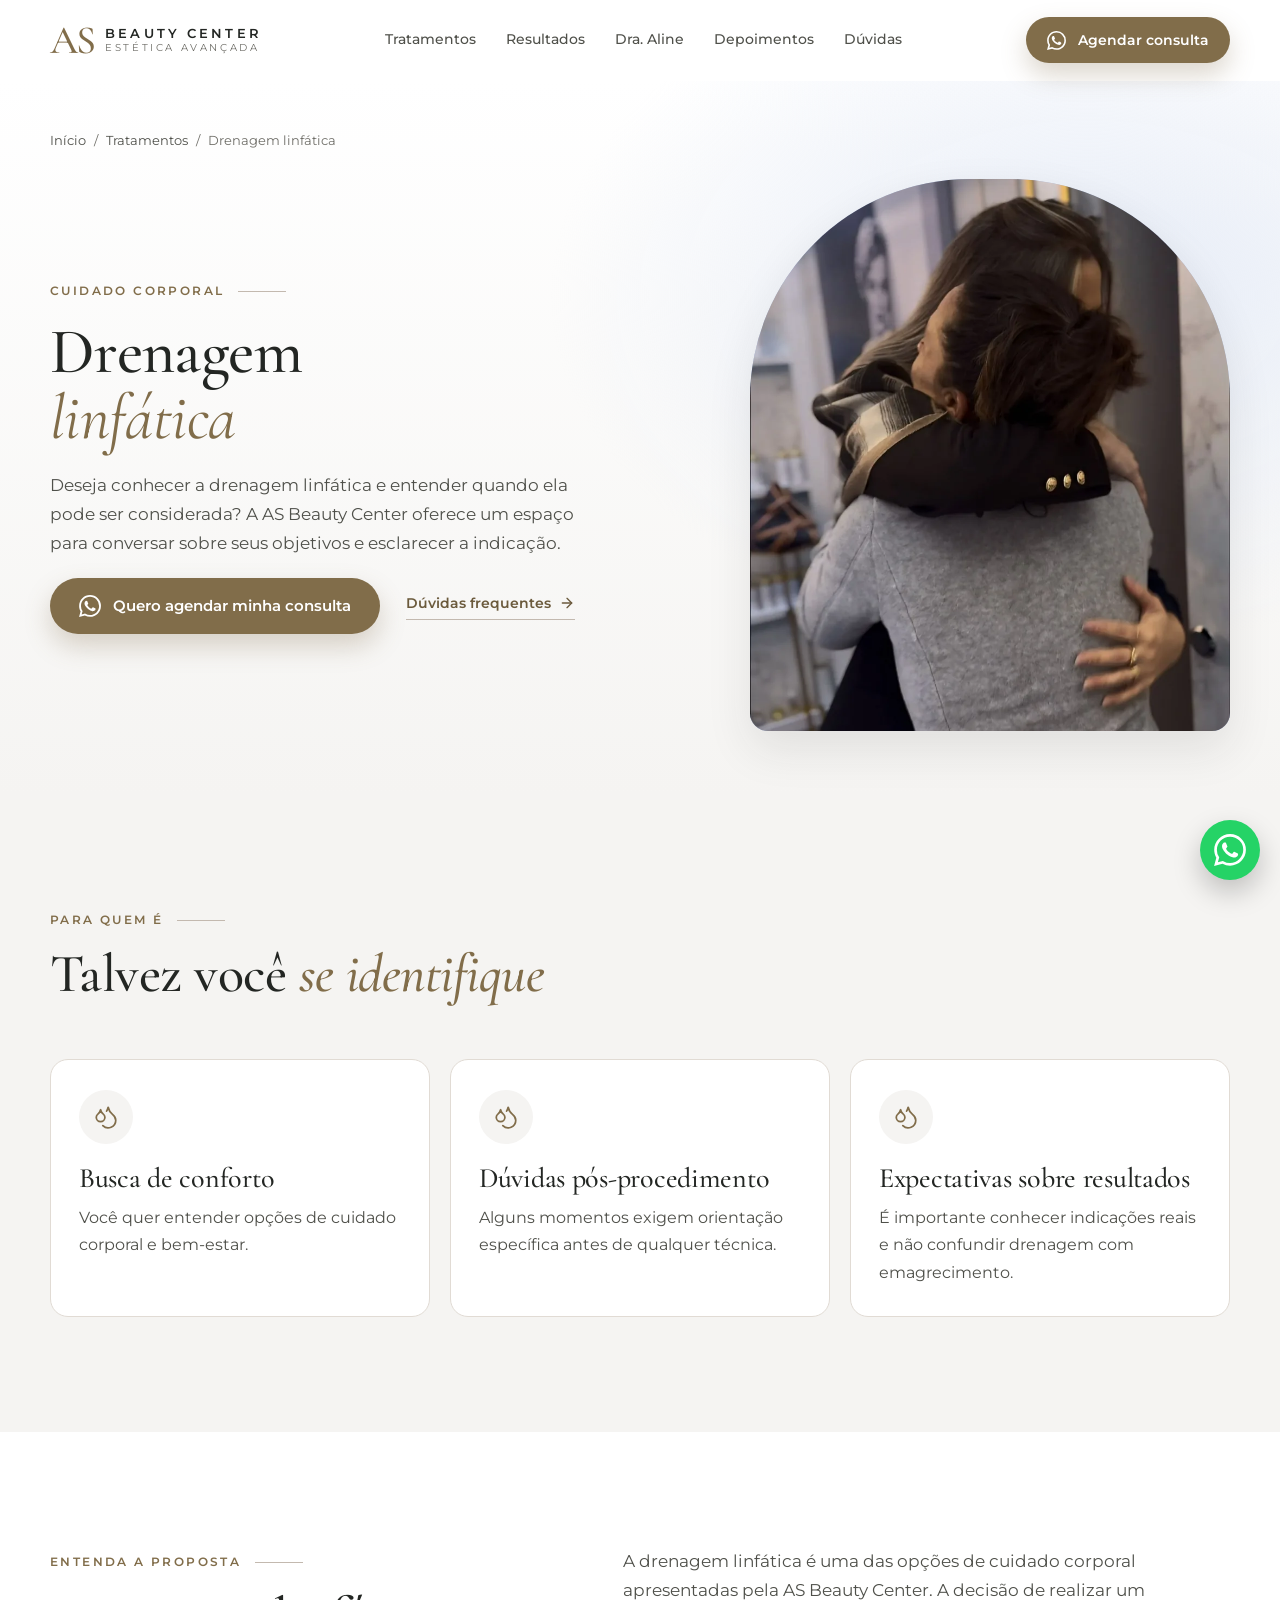
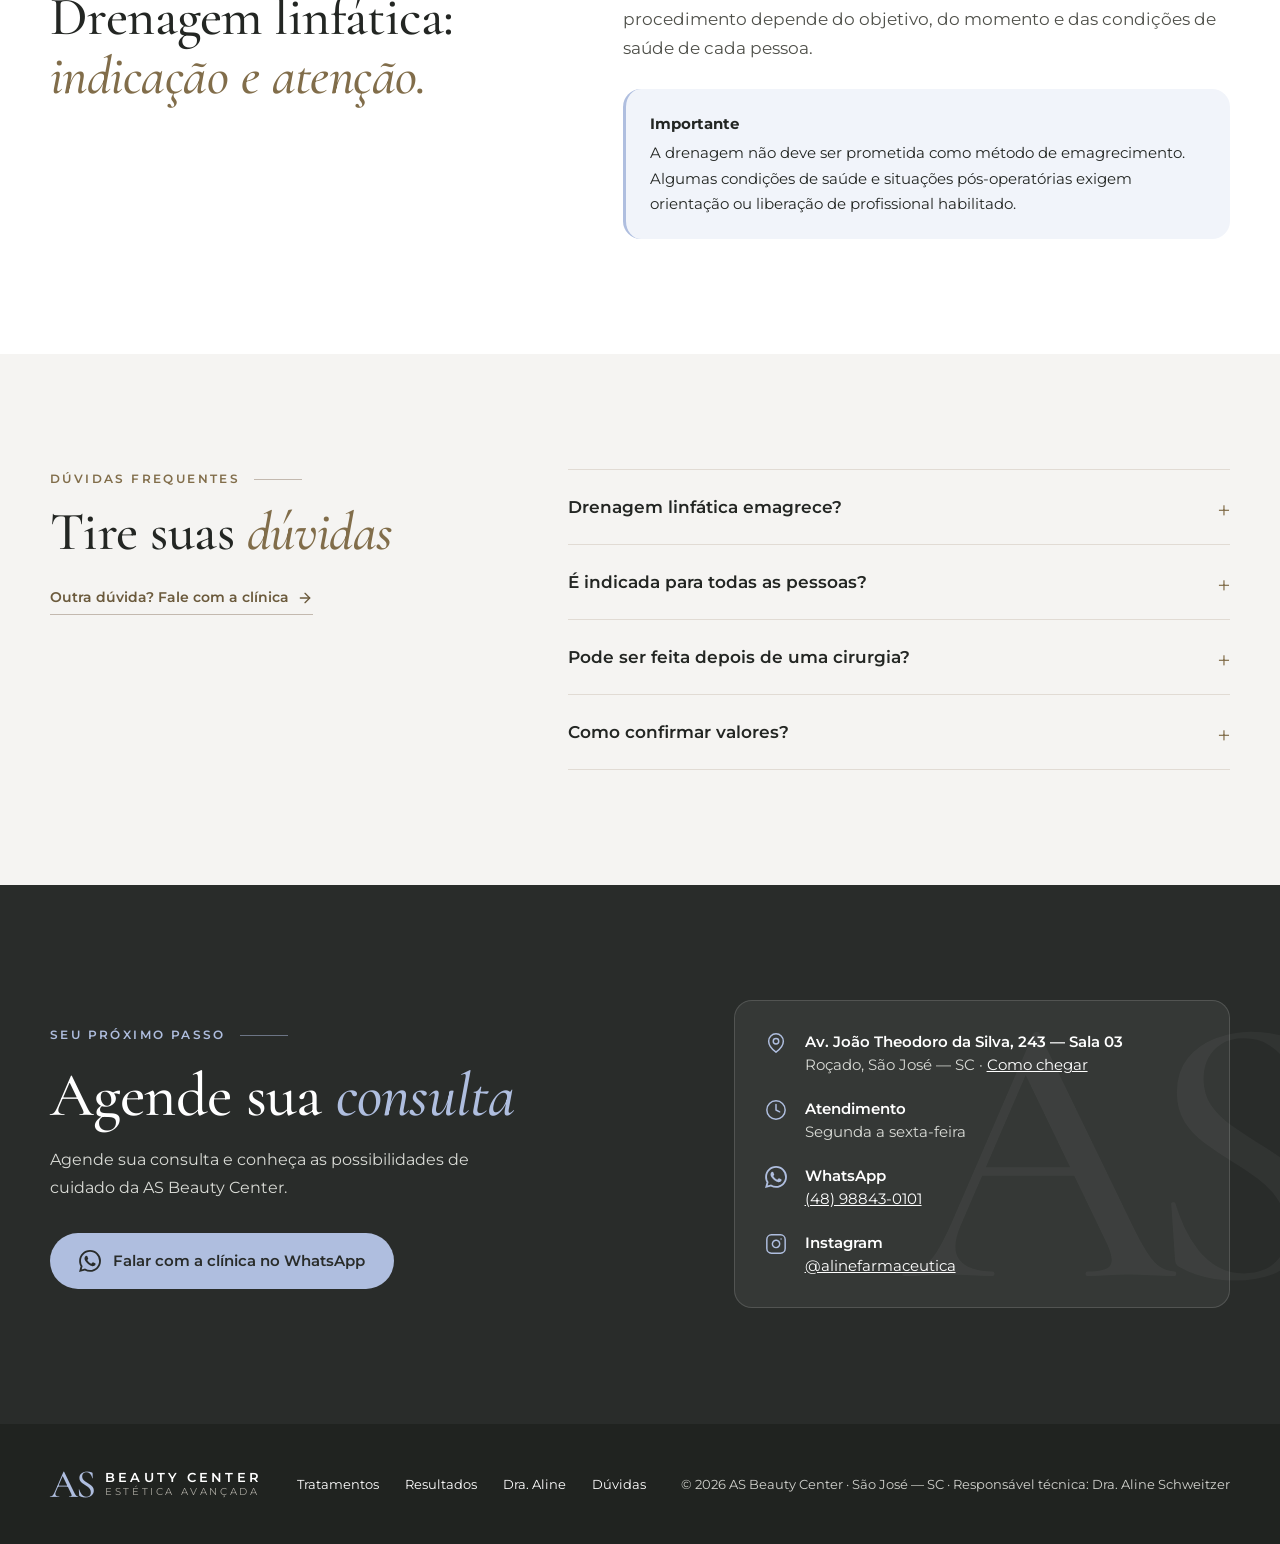
<file: tratamentos/drenagem-linfatica/index.html>
<!DOCTYPE html>
<html lang="pt-BR">
<head>
  <meta charset="UTF-8">
  <meta name="viewport" content="width=device-width, initial-scale=1">
  <title>Drenagem Linfática | AS Beauty Center - São José</title>
  <meta name="description" content="Saiba mais sobre drenagem linfática na AS Beauty Center, em São José. Entenda indicações, cuidados e agende uma consulta individualizada.">
  <meta property="og:title" content="Drenagem Linfática | AS Beauty Center - São José">
  <meta property="og:description" content="Saiba mais sobre drenagem linfática na AS Beauty Center, em São José. Entenda indicações, cuidados e agende uma consulta individualizada.">
  <meta property="og:type" content="website">
  <meta property="og:locale" content="pt_BR">
  <meta property="og:site_name" content="AS Beauty Center">
  <meta name="theme-color" content="#816D4A">
  <!-- Somente em homologação. Remover antes de publicar no domínio final e definir canonical. -->
  <meta name="robots" content="noindex, nofollow">

  <link rel="preconnect" href="https://fonts.googleapis.com">
  <link rel="preconnect" href="https://fonts.gstatic.com" crossorigin>
  <link href="https://fonts.googleapis.com/css2?family=Cormorant+Garamond:ital,wght@0,400;0,500;0,600;1,400;1,500&family=Montserrat:wght@400;500;600;700&display=swap" rel="stylesheet">
  <link rel="preload" as="image" href="/assets/clinica-acolhimento.webp" type="image/webp" fetchpriority="high">
  <link rel="stylesheet" href="/assets/home.css">
  <script>document.documentElement.classList.add('js');</script>
</head>
<body>
  <svg width="0" height="0" style="position:absolute" aria-hidden="true">
    <defs>
      <symbol id="i-wa" viewBox="0 0 24 24"><path fill="currentColor" d="M17.472 14.382c-.297-.149-1.758-.867-2.03-.967-.273-.099-.471-.148-.67.15-.197.297-.767.966-.94 1.164-.173.199-.347.223-.644.075-.297-.15-1.255-.463-2.39-1.475-.883-.788-1.48-1.761-1.653-2.059-.173-.297-.018-.458.13-.606.134-.133.298-.347.446-.52.149-.174.198-.298.298-.497.099-.198.05-.371-.025-.52-.075-.149-.669-1.612-.916-2.207-.242-.579-.487-.5-.669-.51-.173-.008-.371-.01-.57-.01-.198 0-.52.074-.792.372-.272.297-1.04 1.016-1.04 2.479 0 1.462 1.065 2.875 1.213 3.074.149.198 2.096 3.2 5.077 4.487.709.306 1.262.489 1.694.625.712.227 1.36.195 1.871.118.571-.085 1.758-.719 2.006-1.413.248-.694.248-1.289.173-1.413-.074-.124-.272-.198-.57-.347m-5.421 7.403h-.004a9.87 9.87 0 0 1-5.031-1.378l-.361-.214-3.741.982.998-3.648-.235-.374a9.86 9.86 0 0 1-1.51-5.26c.001-5.45 4.436-9.884 9.888-9.884 2.64 0 5.122 1.03 6.988 2.898a9.825 9.825 0 0 1 2.893 6.994c-.003 5.45-4.437 9.884-9.885 9.884m8.413-18.297A11.815 11.815 0 0 0 12.05 0C5.495 0 .16 5.335.157 11.892c0 2.096.547 4.142 1.588 5.945L.057 24l6.305-1.654a11.882 11.882 0 0 0 5.683 1.448h.005c6.554 0 11.89-5.335 11.893-11.893a11.821 11.821 0 0 0-3.48-8.413Z"/></symbol>
      <symbol id="i-check" viewBox="0 0 24 24" fill="none" stroke="currentColor" stroke-width="2.6" stroke-linecap="round" stroke-linejoin="round"><path d="M20 6 9 17l-5-5"/></symbol>
      <symbol id="i-arrow" viewBox="0 0 24 24" fill="none" stroke="currentColor" stroke-width="2" stroke-linecap="round" stroke-linejoin="round"><path d="M5 12h14"/><path d="m12 5 7 7-7 7"/></symbol>
      <symbol id="i-menu" viewBox="0 0 24 24" fill="none" stroke="currentColor" stroke-width="1.8" stroke-linecap="round"><path d="M4 7h16M4 12h16M4 17h16"/></symbol>
      <symbol id="i-close" viewBox="0 0 24 24" fill="none" stroke="currentColor" stroke-width="1.8" stroke-linecap="round"><path d="M18 6 6 18M6 6l12 12"/></symbol>
      <symbol id="i-star" viewBox="0 0 24 24" fill="currentColor"><polygon points="12 2 15.09 8.26 22 9.27 17 14.14 18.18 21.02 12 17.77 5.82 21.02 7 14.14 2 9.27 8.91 8.26 12 2"/></symbol>
      <symbol id="i-snow" viewBox="0 0 24 24" fill="none" stroke="currentColor" stroke-width="1.6" stroke-linecap="round" stroke-linejoin="round"><path d="M12 2v20M2 12h20M5 5l14 14M19 5 5 19"/><path d="m9 3.5 3 2.5 3-2.5M9 20.5l3-2.5 3 2.5M3.5 9 6 12l-2.5 3M20.5 9 18 12l2.5 3"/></symbol>
      <symbol id="i-layers" viewBox="0 0 24 24" fill="none" stroke="currentColor" stroke-width="1.6" stroke-linecap="round" stroke-linejoin="round"><path d="m12 2 10 5-10 5L2 7z"/><path d="m2 12 10 5 10-5"/><path d="m2 17 10 5 10-5"/></symbol>
      <symbol id="i-sparkles" viewBox="0 0 24 24" fill="none" stroke="currentColor" stroke-width="1.6" stroke-linecap="round" stroke-linejoin="round"><path d="M11 3l1.9 5.1L18 10l-5.1 1.9L11 17l-1.9-5.1L4 10l5.1-1.9z"/><path d="M19 14l.8 2.2L22 17l-2.2.8L19 20l-.8-2.2L16 17l2.2-.8z"/></symbol>
      <symbol id="i-zap" viewBox="0 0 24 24" fill="none" stroke="currentColor" stroke-width="1.6" stroke-linecap="round" stroke-linejoin="round"><path d="M13 2 3 14h9l-1 8 10-12h-9z"/></symbol>
      <symbol id="i-sprout" viewBox="0 0 24 24" fill="none" stroke="currentColor" stroke-width="1.6" stroke-linecap="round" stroke-linejoin="round"><path d="M7 20h10"/><path d="M10 20c5.5-2.5.8-6.4 3-10"/><path d="M9.5 9.4c1.1.8 1.8 2.2 2.3 3.7-2 .4-3.5.4-4.8-.3-1.2-.6-2.3-1.9-3-4.2 2.8-.5 4.4 0 5.5.8z"/><path d="M14.1 6a7 7 0 0 0-1.1 4c1.9-.1 3.3-.6 4.3-1.4 1-1 1.6-2.3 1.7-4.6-2.7.1-4 1-4.9 2z"/></symbol>
      <symbol id="i-drops" viewBox="0 0 24 24" fill="none" stroke="currentColor" stroke-width="1.6" stroke-linecap="round" stroke-linejoin="round"><path d="M7 16.3c2.2 0 4-1.83 4-4.05 0-1.16-.57-2.26-1.71-3.19S7.29 6.75 7 5.3c-.29 1.45-1.14 2.84-2.29 3.76S3 11.1 3 12.25c0 2.22 1.8 4.05 4 4.05z"/><path d="M12.56 6.6A10.97 10.97 0 0 0 14 3.02c.5 2.5 2 4.9 4 6.5s3 3.5 3 5.5a6.98 6.98 0 0 1-11.91 4.97"/></symbol>
      <symbol id="i-chat" viewBox="0 0 24 24" fill="none" stroke="currentColor" stroke-width="1.6" stroke-linecap="round" stroke-linejoin="round"><path d="M7.9 20A9 9 0 1 0 4 16.1L2 22Z"/></symbol>
      <symbol id="i-pulse" viewBox="0 0 24 24" fill="none" stroke="currentColor" stroke-width="1.6" stroke-linecap="round" stroke-linejoin="round"><path d="M22 12h-4l-3 9L9 3l-3 9H2"/></symbol>
      <symbol id="i-shield" viewBox="0 0 24 24" fill="none" stroke="currentColor" stroke-width="1.6" stroke-linecap="round" stroke-linejoin="round"><path d="M12 22s8-4 8-10V5l-8-3-8 3v7c0 6 8 10 8 10z"/><path d="m9 12 2 2 4-4"/></symbol>
      <symbol id="i-heart" viewBox="0 0 24 24" fill="none" stroke="currentColor" stroke-width="1.6" stroke-linecap="round" stroke-linejoin="round"><path d="M19 14c1.49-1.46 3-3.21 3-5.5A5.5 5.5 0 0 0 16.5 3c-1.76 0-3 .5-4.5 2-1.5-1.5-2.74-2-4.5-2A5.5 5.5 0 0 0 2 8.5c0 2.3 1.5 4.05 3 5.5l7 7Z"/></symbol>
      <symbol id="i-award" viewBox="0 0 24 24" fill="none" stroke="currentColor" stroke-width="1.6" stroke-linecap="round" stroke-linejoin="round"><circle cx="12" cy="8" r="6"/><path d="M15.48 12.89 17 22l-5-3-5 3 1.52-9.11"/></symbol>
      <symbol id="i-pin" viewBox="0 0 24 24" fill="none" stroke="currentColor" stroke-width="1.6" stroke-linecap="round" stroke-linejoin="round"><path d="M20 10c0 6-8 12-8 12s-8-6-8-12a8 8 0 0 1 16 0Z"/><circle cx="12" cy="10" r="3"/></symbol>
      <symbol id="i-clock" viewBox="0 0 24 24" fill="none" stroke="currentColor" stroke-width="1.6" stroke-linecap="round" stroke-linejoin="round"><circle cx="12" cy="12" r="10"/><path d="M12 6v6l4 2"/></symbol>
      <symbol id="i-insta" viewBox="0 0 24 24" fill="none" stroke="currentColor" stroke-width="1.6" stroke-linecap="round" stroke-linejoin="round"><rect x="2" y="2" width="20" height="20" rx="5"/><path d="M16 11.37A4 4 0 1 1 12.63 8 4 4 0 0 1 16 11.37z"/><path d="M17.5 6.5h.01"/></symbol>
    </defs>
  </svg>

  <a class="skip" href="#conteudo">Pular para o conteúdo</a>

  <header class="header" id="topo">
    <div class="wrap header-row">
      <a class="logo" href="/#inicio" aria-label="AS Beauty Center — início">
        <span class="logo-mark" aria-hidden="true">AS</span>
        <span class="logo-text"><strong>Beauty Center</strong><span>Estética avançada</span></span>
      </a>
      <nav class="nav" aria-label="Principal">
        <a href="/#tratamentos">Tratamentos</a>
        <a href="/#resultados">Resultados</a>
        <a href="/#dra-aline">Dra. Aline</a>
        <a href="/#depoimentos">Depoimentos</a>
        <a href="#duvidas">Dúvidas</a>
      </nav>
      <div class="header-actions">
        <a class="btn btn--primary" href="https://wa.me/5548988430101?text=Ol%C3%A1!%20Acessei%20a%20p%C3%A1gina%20de%20drenagem%20linf%C3%A1tica%20da%20AS%20Beauty%20Center%20e%20gostaria%20de%20agendar%20uma%20consulta%20individualizada." target="_blank" rel="noopener noreferrer" aria-label="Agendar consulta pelo WhatsApp">
          <svg aria-hidden="true"><use href="#i-wa"/></svg>
          <span class="btn-label">Agendar <span class="btn-label-long">consulta</span></span>
        </a>
        <button class="menu-toggle" type="button" aria-expanded="false" aria-controls="menu-mobile" aria-label="Abrir menu">
          <svg aria-hidden="true"><use href="#i-menu"/></svg>
        </button>
      </div>
    </div>
    <div class="mobile-menu" id="menu-mobile" hidden>
      <nav class="wrap" aria-label="Menu">
        <a href="/#tratamentos">Tratamentos</a>
        <a href="/#resultados">Resultados</a>
        <a href="/#dra-aline">Dra. Aline</a>
        <a href="/#depoimentos">Depoimentos</a>
        <a href="#duvidas">Dúvidas frequentes</a>
        <a href="#contato">Contato</a>
      </nav>
    </div>
  </header>

  <main id="conteudo">
    <section class="hero page-hero" aria-labelledby="hero-title">
      <div class="wrap">
        <nav class="breadcrumbs" aria-label="Caminho de navegação">
          <a href="/">Início</a><span aria-hidden="true">/</span><a href="/#tratamentos">Tratamentos</a><span aria-hidden="true">/</span><span aria-current="page">Drenagem linfática</span>
        </nav>
        <div class="hero-grid">
          <div class="hero-copy">
            <span class="overline">Cuidado corporal</span>
            <h1 id="hero-title">Drenagem <em>linfática</em></h1>
            <p class="hero-lead">Deseja conhecer a drenagem linfática e entender quando ela pode ser considerada? A AS Beauty Center oferece um espaço para conversar sobre seus objetivos e esclarecer a indicação.</p>
            <div class="hero-actions">
              <a class="btn btn--primary" href="https://wa.me/5548988430101?text=Ol%C3%A1!%20Acessei%20a%20p%C3%A1gina%20de%20drenagem%20linf%C3%A1tica%20da%20AS%20Beauty%20Center%20e%20gostaria%20de%20agendar%20uma%20consulta%20individualizada." target="_blank" rel="noopener noreferrer">
                <svg aria-hidden="true"><use href="#i-wa"/></svg>Quero agendar minha consulta
              </a>
              <a class="link-arrow" href="#duvidas">Dúvidas frequentes <svg aria-hidden="true"><use href="#i-arrow"/></svg></a>
            </div>
          </div>
          <div class="hero-visual">
            <div class="hero-photo">
              <img src="/assets/clinica-acolhimento.webp" alt="Momento de acolhimento na AS Beauty Center" width="884" height="1400" fetchpriority="high">
            </div>
          </div>
        </div>
      </div>
    </section>

    <section class="section section--soft" aria-labelledby="ident-title">
      <div class="wrap">
        <div class="section-head reveal">
          <span class="overline">Para quem é</span>
          <h2 class="section-title" id="ident-title">Talvez você <em>se identifique</em></h2>
        </div>
        <div class="ident-grid">
          <article class="ident-card reveal">
            <span class="treat-icon"><svg aria-hidden="true"><use href="#i-drops"/></svg></span>
            <h3>Busca de conforto</h3>
            <p>Você quer entender opções de cuidado corporal e bem-estar.</p>
          </article>
          <article class="ident-card reveal">
            <span class="treat-icon"><svg aria-hidden="true"><use href="#i-drops"/></svg></span>
            <h3>Dúvidas pós-procedimento</h3>
            <p>Alguns momentos exigem orientação específica antes de qualquer técnica.</p>
          </article>
          <article class="ident-card reveal">
            <span class="treat-icon"><svg aria-hidden="true"><use href="#i-drops"/></svg></span>
            <h3>Expectativas sobre resultados</h3>
            <p>É importante conhecer indicações reais e não confundir drenagem com emagrecimento.</p>
          </article>
        </div>
      </div>
    </section>

    <section class="section" aria-labelledby="sobre-title">
      <div class="wrap about-treat">
        <div class="reveal">
          <span class="overline">Entenda a proposta</span>
          <h2 class="section-title" id="sobre-title" style="margin-top:14px">Drenagem linfática: <em>indicação e atenção.</em></h2>
        </div>
        <div class="reveal">
          <p>A drenagem linfática é uma das opções de cuidado corporal apresentadas pela AS Beauty Center. A decisão de realizar um procedimento depende do objetivo, do momento e das condições de saúde de cada pessoa.</p>
          <div class="note"><strong>Importante</strong>A drenagem não deve ser prometida como método de emagrecimento. Algumas condições de saúde e situações pós-operatórias exigem orientação ou liberação de profissional habilitado.</div>
        </div>
      </div>
    </section>

    <section class="section section--soft" id="duvidas" aria-labelledby="duvidas-title">
      <div class="wrap faq-grid">
        <div class="section-head reveal">
          <span class="overline">Dúvidas frequentes</span>
          <h2 class="section-title" id="duvidas-title">Tire suas <em>dúvidas</em></h2>
          <a class="link-arrow" style="justify-self:start;margin-top:10px" href="https://wa.me/5548988430101?text=Ol%C3%A1!%20Acessei%20a%20p%C3%A1gina%20de%20drenagem%20linf%C3%A1tica%20da%20AS%20Beauty%20Center%20e%20gostaria%20de%20agendar%20uma%20consulta%20individualizada." target="_blank" rel="noopener noreferrer">Outra dúvida? Fale com a clínica <svg aria-hidden="true"><use href="#i-arrow"/></svg></a>
        </div>
        <div class="faq reveal">
          <details><summary>Drenagem linfática emagrece?</summary><div class="answer">Não é adequado apresentá-la como método de perda de gordura ou emagrecimento.</div></details>
          <details><summary>É indicada para todas as pessoas?</summary><div class="answer">Não. Algumas condições de saúde podem exigir cautela ou impedir o procedimento.</div></details>
          <details><summary>Pode ser feita depois de uma cirurgia?</summary><div class="answer">Somente conforme orientação e liberação do profissional que acompanha o pós-operatório.</div></details>
          <details><summary>Como confirmar valores?</summary><div class="answer">Os preços e condições da consulta ou sessão devem ser confirmados com a clínica.</div></details>
        </div>
      </div>
    </section>

    <section class="section cta-final" id="contato" aria-labelledby="contato-title">
      <div class="wrap cta-grid">
        <div class="reveal">
          <span class="overline">Seu próximo passo</span>
          <h2 id="contato-title">Agende sua <em>consulta</em></h2>
          <p>Agende sua consulta e conheça as possibilidades de cuidado da AS Beauty Center.</p>
          <a class="btn btn--light" href="https://wa.me/5548988430101?text=Ol%C3%A1!%20Acessei%20a%20p%C3%A1gina%20de%20drenagem%20linf%C3%A1tica%20da%20AS%20Beauty%20Center%20e%20gostaria%20de%20agendar%20uma%20consulta%20individualizada." target="_blank" rel="noopener noreferrer">
            <svg aria-hidden="true"><use href="#i-wa"/></svg>Falar com a clínica no WhatsApp
          </a>
        </div>
        <address class="contact-card reveal" style="font-style:normal">
          <div class="contact-item"><svg aria-hidden="true"><use href="#i-pin"/></svg><span><strong>Av. João Theodoro da Silva, 243 — Sala 03</strong>Roçado, São José — SC · <a href="https://maps.google.com/?q=Av.+Jo%C3%A3o+Theodoro+da+Silva,+243+-+Ro%C3%A7ado,+S%C3%A3o+Jos%C3%A9+-+SC" target="_blank" rel="noopener noreferrer">Como chegar</a></span></div>
          <div class="contact-item"><svg aria-hidden="true"><use href="#i-clock"/></svg><span><strong>Atendimento</strong>Segunda a sexta-feira</span></div>
          <div class="contact-item"><svg aria-hidden="true"><use href="#i-wa"/></svg><span><strong>WhatsApp</strong><a href="https://wa.me/5548988430101" target="_blank" rel="noopener noreferrer">(48) 98843-0101</a></span></div>
          <div class="contact-item"><svg aria-hidden="true"><use href="#i-insta"/></svg><span><strong>Instagram</strong><a href="https://www.instagram.com/alinefarmaceutica/" target="_blank" rel="noopener noreferrer">@alinefarmaceutica</a></span></div>
        </address>
      </div>
    </section>
  </main>

  <footer class="footer">
    <div class="wrap footer-row">
      <a class="logo" href="/#inicio" aria-label="AS Beauty Center — voltar ao início">
        <span class="logo-mark" aria-hidden="true">AS</span>
        <span class="logo-text"><strong>Beauty Center</strong><span>Estética avançada</span></span>
      </a>
      <nav class="footer-links" aria-label="Rodapé">
        <a href="/#tratamentos">Tratamentos</a>
        <a href="/#resultados">Resultados</a>
        <a href="/#dra-aline">Dra. Aline</a>
        <a href="#duvidas">Dúvidas</a>
      </nav>
      <p>© 2026 AS Beauty Center · São José — SC · Responsável técnica: Dra. Aline Schweitzer</p>
    </div>
  </footer>

  <a class="wa-float" href="https://wa.me/5548988430101?text=Ol%C3%A1!%20Acessei%20a%20p%C3%A1gina%20de%20drenagem%20linf%C3%A1tica%20da%20AS%20Beauty%20Center%20e%20gostaria%20de%20agendar%20uma%20consulta%20individualizada." target="_blank" rel="noopener noreferrer" aria-label="Conversar no WhatsApp sobre drenagem linfática">
    <svg aria-hidden="true"><use href="#i-wa"/></svg>
  </a>

  <script>
    (function () {
      var header = document.querySelector('.header');
      var toggle = document.querySelector('.menu-toggle');
      var menu = document.getElementById('menu-mobile');
      var icon = toggle.querySelector('use');

      function setMenu(open) {
        menu.hidden = !open;
        toggle.setAttribute('aria-expanded', String(open));
        toggle.setAttribute('aria-label', open ? 'Fechar menu' : 'Abrir menu');
        icon.setAttribute('href', open ? '#i-close' : '#i-menu');
      }
      toggle.addEventListener('click', function () { setMenu(menu.hidden); });
      menu.addEventListener('click', function (e) { if (e.target.closest('a')) setMenu(false); });
      document.addEventListener('keydown', function (e) {
        if (e.key === 'Escape' && !menu.hidden) { setMenu(false); toggle.focus(); }
      });
      window.matchMedia('(min-width: 1081px)').addEventListener('change', function (m) { if (m.matches) setMenu(false); });

      function onScroll() { header.classList.toggle('is-scrolled', window.scrollY > 8); }
      onScroll();
      window.addEventListener('scroll', onScroll, { passive: true });

      var items = document.querySelectorAll('.reveal');
      if (!('IntersectionObserver' in window)) {
        items.forEach(function (el) { el.classList.add('is-visible'); });
        return;
      }
      var io = new IntersectionObserver(function (entries) {
        entries.forEach(function (entry) {
          if (entry.isIntersecting) { entry.target.classList.add('is-visible'); io.unobserve(entry.target); }
        });
      }, { rootMargin: '0px 0px -8% 0px' });
      items.forEach(function (el) { io.observe(el); });
    })();
  </script>
</body>
</html>
</file>
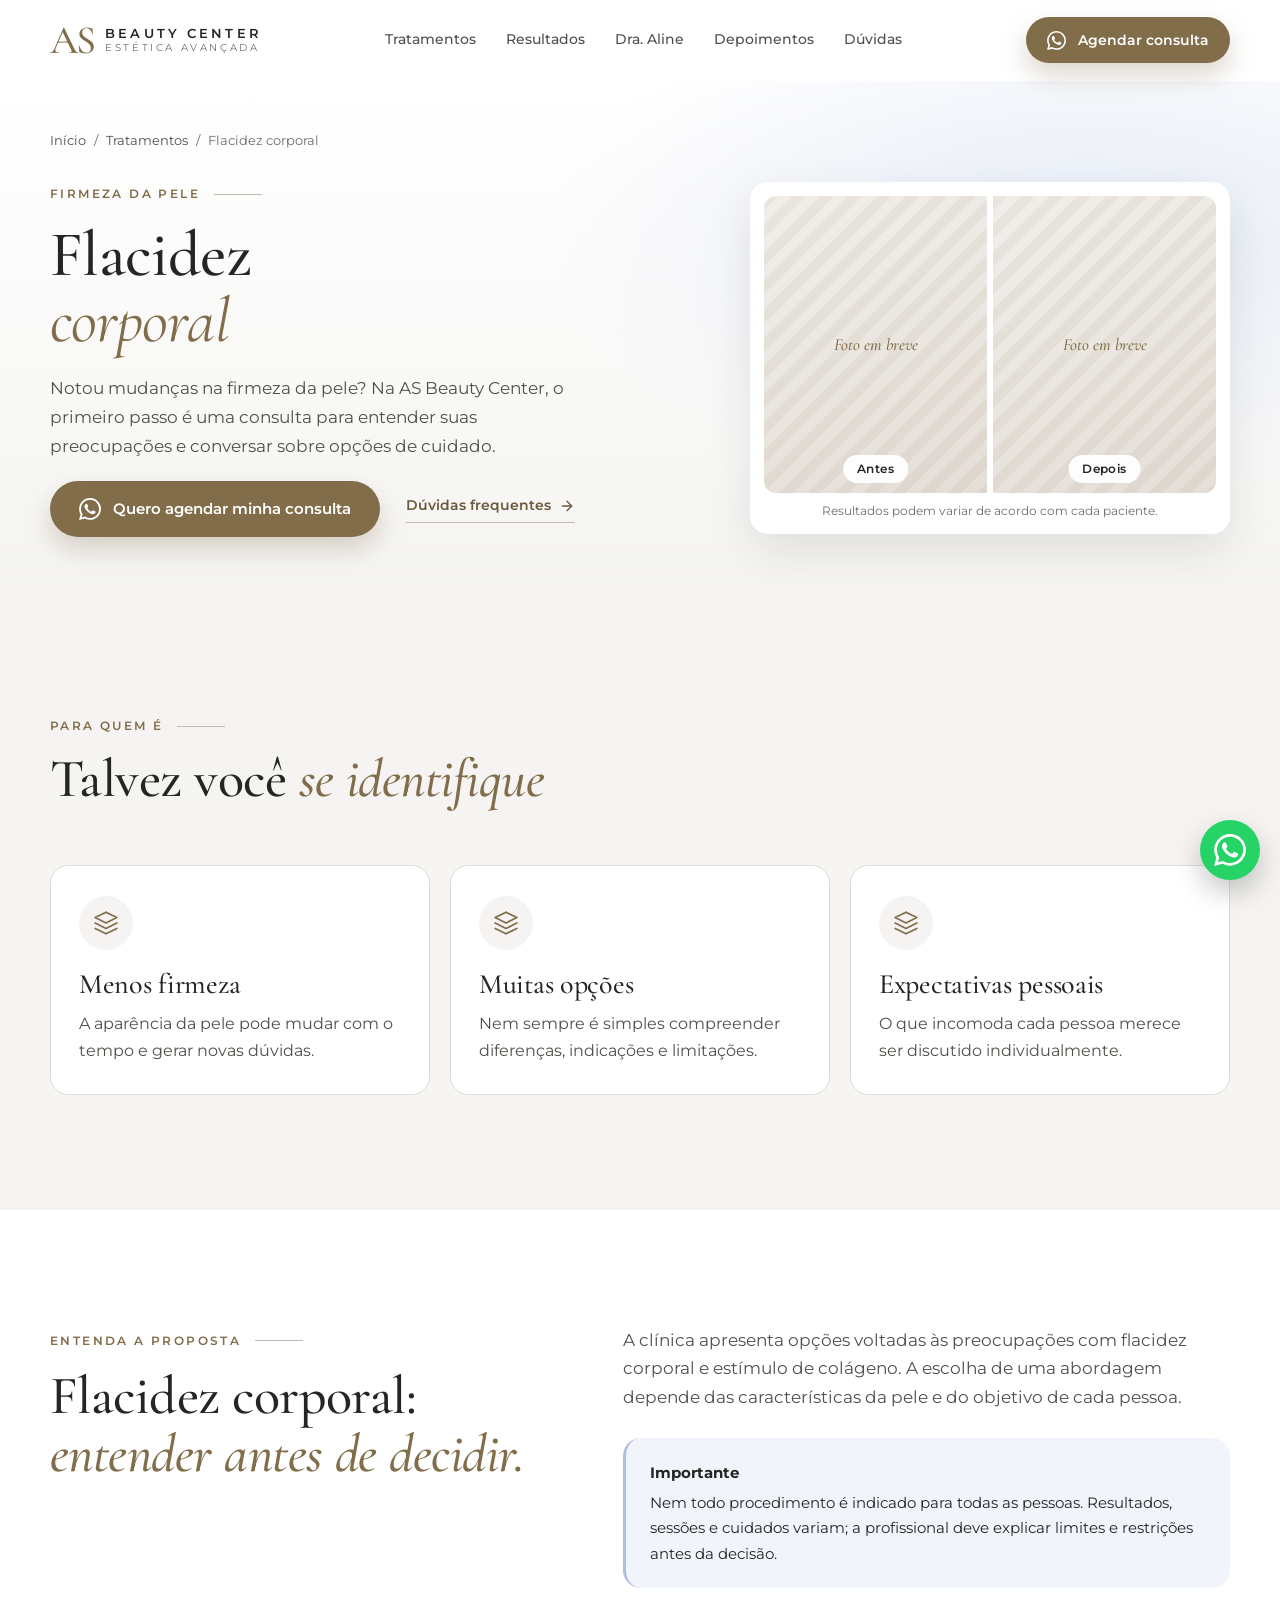
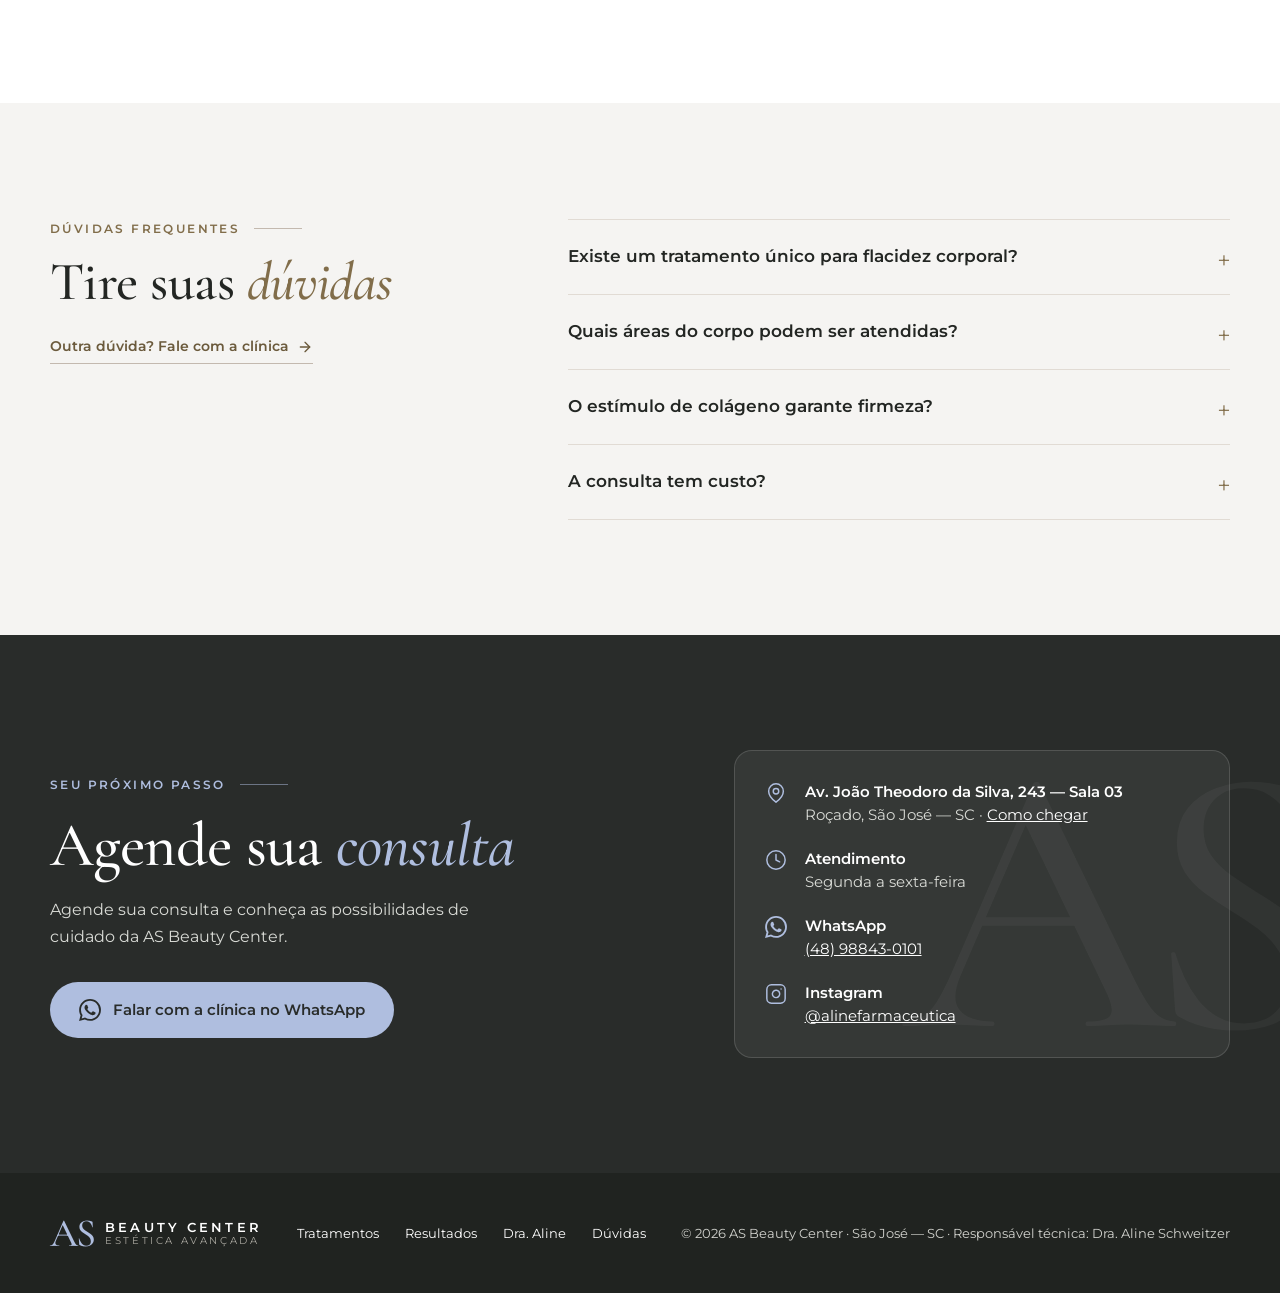
<file: tratamentos/flacidez-corporal/index.html>
<!DOCTYPE html>
<html lang="pt-BR">
<head>
  <meta charset="UTF-8">
  <meta name="viewport" content="width=device-width, initial-scale=1">
  <title>Flacidez Corporal | AS Beauty Center - São José</title>
  <meta name="description" content="Conheça possibilidades de cuidado para flacidez corporal e estímulo de colágeno na AS Beauty Center, em São José. Agende sua consulta individualizada.">
  <meta property="og:title" content="Flacidez Corporal | AS Beauty Center - São José">
  <meta property="og:description" content="Conheça possibilidades de cuidado para flacidez corporal e estímulo de colágeno na AS Beauty Center, em São José. Agende sua consulta individualizada.">
  <meta property="og:type" content="website">
  <meta property="og:locale" content="pt_BR">
  <meta property="og:site_name" content="AS Beauty Center">
  <meta name="theme-color" content="#816D4A">
  <!-- Somente em homologação. Remover antes de publicar no domínio final e definir canonical. -->
  <meta name="robots" content="noindex, nofollow">

  <link rel="preconnect" href="https://fonts.googleapis.com">
  <link rel="preconnect" href="https://fonts.gstatic.com" crossorigin>
  <link href="https://fonts.googleapis.com/css2?family=Cormorant+Garamond:ital,wght@0,400;0,500;0,600;1,400;1,500&family=Montserrat:wght@400;500;600;700&display=swap" rel="stylesheet">
  
  <link rel="stylesheet" href="/assets/home.css">
  <script>document.documentElement.classList.add('js');</script>
</head>
<body>
  <svg width="0" height="0" style="position:absolute" aria-hidden="true">
    <defs>
      <symbol id="i-wa" viewBox="0 0 24 24"><path fill="currentColor" d="M17.472 14.382c-.297-.149-1.758-.867-2.03-.967-.273-.099-.471-.148-.67.15-.197.297-.767.966-.94 1.164-.173.199-.347.223-.644.075-.297-.15-1.255-.463-2.39-1.475-.883-.788-1.48-1.761-1.653-2.059-.173-.297-.018-.458.13-.606.134-.133.298-.347.446-.52.149-.174.198-.298.298-.497.099-.198.05-.371-.025-.52-.075-.149-.669-1.612-.916-2.207-.242-.579-.487-.5-.669-.51-.173-.008-.371-.01-.57-.01-.198 0-.52.074-.792.372-.272.297-1.04 1.016-1.04 2.479 0 1.462 1.065 2.875 1.213 3.074.149.198 2.096 3.2 5.077 4.487.709.306 1.262.489 1.694.625.712.227 1.36.195 1.871.118.571-.085 1.758-.719 2.006-1.413.248-.694.248-1.289.173-1.413-.074-.124-.272-.198-.57-.347m-5.421 7.403h-.004a9.87 9.87 0 0 1-5.031-1.378l-.361-.214-3.741.982.998-3.648-.235-.374a9.86 9.86 0 0 1-1.51-5.26c.001-5.45 4.436-9.884 9.888-9.884 2.64 0 5.122 1.03 6.988 2.898a9.825 9.825 0 0 1 2.893 6.994c-.003 5.45-4.437 9.884-9.885 9.884m8.413-18.297A11.815 11.815 0 0 0 12.05 0C5.495 0 .16 5.335.157 11.892c0 2.096.547 4.142 1.588 5.945L.057 24l6.305-1.654a11.882 11.882 0 0 0 5.683 1.448h.005c6.554 0 11.89-5.335 11.893-11.893a11.821 11.821 0 0 0-3.48-8.413Z"/></symbol>
      <symbol id="i-check" viewBox="0 0 24 24" fill="none" stroke="currentColor" stroke-width="2.6" stroke-linecap="round" stroke-linejoin="round"><path d="M20 6 9 17l-5-5"/></symbol>
      <symbol id="i-arrow" viewBox="0 0 24 24" fill="none" stroke="currentColor" stroke-width="2" stroke-linecap="round" stroke-linejoin="round"><path d="M5 12h14"/><path d="m12 5 7 7-7 7"/></symbol>
      <symbol id="i-menu" viewBox="0 0 24 24" fill="none" stroke="currentColor" stroke-width="1.8" stroke-linecap="round"><path d="M4 7h16M4 12h16M4 17h16"/></symbol>
      <symbol id="i-close" viewBox="0 0 24 24" fill="none" stroke="currentColor" stroke-width="1.8" stroke-linecap="round"><path d="M18 6 6 18M6 6l12 12"/></symbol>
      <symbol id="i-star" viewBox="0 0 24 24" fill="currentColor"><polygon points="12 2 15.09 8.26 22 9.27 17 14.14 18.18 21.02 12 17.77 5.82 21.02 7 14.14 2 9.27 8.91 8.26 12 2"/></symbol>
      <symbol id="i-snow" viewBox="0 0 24 24" fill="none" stroke="currentColor" stroke-width="1.6" stroke-linecap="round" stroke-linejoin="round"><path d="M12 2v20M2 12h20M5 5l14 14M19 5 5 19"/><path d="m9 3.5 3 2.5 3-2.5M9 20.5l3-2.5 3 2.5M3.5 9 6 12l-2.5 3M20.5 9 18 12l2.5 3"/></symbol>
      <symbol id="i-layers" viewBox="0 0 24 24" fill="none" stroke="currentColor" stroke-width="1.6" stroke-linecap="round" stroke-linejoin="round"><path d="m12 2 10 5-10 5L2 7z"/><path d="m2 12 10 5 10-5"/><path d="m2 17 10 5 10-5"/></symbol>
      <symbol id="i-sparkles" viewBox="0 0 24 24" fill="none" stroke="currentColor" stroke-width="1.6" stroke-linecap="round" stroke-linejoin="round"><path d="M11 3l1.9 5.1L18 10l-5.1 1.9L11 17l-1.9-5.1L4 10l5.1-1.9z"/><path d="M19 14l.8 2.2L22 17l-2.2.8L19 20l-.8-2.2L16 17l2.2-.8z"/></symbol>
      <symbol id="i-zap" viewBox="0 0 24 24" fill="none" stroke="currentColor" stroke-width="1.6" stroke-linecap="round" stroke-linejoin="round"><path d="M13 2 3 14h9l-1 8 10-12h-9z"/></symbol>
      <symbol id="i-sprout" viewBox="0 0 24 24" fill="none" stroke="currentColor" stroke-width="1.6" stroke-linecap="round" stroke-linejoin="round"><path d="M7 20h10"/><path d="M10 20c5.5-2.5.8-6.4 3-10"/><path d="M9.5 9.4c1.1.8 1.8 2.2 2.3 3.7-2 .4-3.5.4-4.8-.3-1.2-.6-2.3-1.9-3-4.2 2.8-.5 4.4 0 5.5.8z"/><path d="M14.1 6a7 7 0 0 0-1.1 4c1.9-.1 3.3-.6 4.3-1.4 1-1 1.6-2.3 1.7-4.6-2.7.1-4 1-4.9 2z"/></symbol>
      <symbol id="i-drops" viewBox="0 0 24 24" fill="none" stroke="currentColor" stroke-width="1.6" stroke-linecap="round" stroke-linejoin="round"><path d="M7 16.3c2.2 0 4-1.83 4-4.05 0-1.16-.57-2.26-1.71-3.19S7.29 6.75 7 5.3c-.29 1.45-1.14 2.84-2.29 3.76S3 11.1 3 12.25c0 2.22 1.8 4.05 4 4.05z"/><path d="M12.56 6.6A10.97 10.97 0 0 0 14 3.02c.5 2.5 2 4.9 4 6.5s3 3.5 3 5.5a6.98 6.98 0 0 1-11.91 4.97"/></symbol>
      <symbol id="i-chat" viewBox="0 0 24 24" fill="none" stroke="currentColor" stroke-width="1.6" stroke-linecap="round" stroke-linejoin="round"><path d="M7.9 20A9 9 0 1 0 4 16.1L2 22Z"/></symbol>
      <symbol id="i-pulse" viewBox="0 0 24 24" fill="none" stroke="currentColor" stroke-width="1.6" stroke-linecap="round" stroke-linejoin="round"><path d="M22 12h-4l-3 9L9 3l-3 9H2"/></symbol>
      <symbol id="i-shield" viewBox="0 0 24 24" fill="none" stroke="currentColor" stroke-width="1.6" stroke-linecap="round" stroke-linejoin="round"><path d="M12 22s8-4 8-10V5l-8-3-8 3v7c0 6 8 10 8 10z"/><path d="m9 12 2 2 4-4"/></symbol>
      <symbol id="i-heart" viewBox="0 0 24 24" fill="none" stroke="currentColor" stroke-width="1.6" stroke-linecap="round" stroke-linejoin="round"><path d="M19 14c1.49-1.46 3-3.21 3-5.5A5.5 5.5 0 0 0 16.5 3c-1.76 0-3 .5-4.5 2-1.5-1.5-2.74-2-4.5-2A5.5 5.5 0 0 0 2 8.5c0 2.3 1.5 4.05 3 5.5l7 7Z"/></symbol>
      <symbol id="i-award" viewBox="0 0 24 24" fill="none" stroke="currentColor" stroke-width="1.6" stroke-linecap="round" stroke-linejoin="round"><circle cx="12" cy="8" r="6"/><path d="M15.48 12.89 17 22l-5-3-5 3 1.52-9.11"/></symbol>
      <symbol id="i-pin" viewBox="0 0 24 24" fill="none" stroke="currentColor" stroke-width="1.6" stroke-linecap="round" stroke-linejoin="round"><path d="M20 10c0 6-8 12-8 12s-8-6-8-12a8 8 0 0 1 16 0Z"/><circle cx="12" cy="10" r="3"/></symbol>
      <symbol id="i-clock" viewBox="0 0 24 24" fill="none" stroke="currentColor" stroke-width="1.6" stroke-linecap="round" stroke-linejoin="round"><circle cx="12" cy="12" r="10"/><path d="M12 6v6l4 2"/></symbol>
      <symbol id="i-insta" viewBox="0 0 24 24" fill="none" stroke="currentColor" stroke-width="1.6" stroke-linecap="round" stroke-linejoin="round"><rect x="2" y="2" width="20" height="20" rx="5"/><path d="M16 11.37A4 4 0 1 1 12.63 8 4 4 0 0 1 16 11.37z"/><path d="M17.5 6.5h.01"/></symbol>
    </defs>
  </svg>

  <a class="skip" href="#conteudo">Pular para o conteúdo</a>

  <header class="header" id="topo">
    <div class="wrap header-row">
      <a class="logo" href="/#inicio" aria-label="AS Beauty Center — início">
        <span class="logo-mark" aria-hidden="true">AS</span>
        <span class="logo-text"><strong>Beauty Center</strong><span>Estética avançada</span></span>
      </a>
      <nav class="nav" aria-label="Principal">
        <a href="/#tratamentos">Tratamentos</a>
        <a href="/#resultados">Resultados</a>
        <a href="/#dra-aline">Dra. Aline</a>
        <a href="/#depoimentos">Depoimentos</a>
        <a href="#duvidas">Dúvidas</a>
      </nav>
      <div class="header-actions">
        <a class="btn btn--primary" href="https://wa.me/5548988430101?text=Ol%C3%A1!%20Acessei%20a%20p%C3%A1gina%20de%20flacidez%20corporal%20e%20est%C3%ADmulo%20de%20col%C3%A1geno%20da%20AS%20Beauty%20Center%20e%20gostaria%20de%20agendar%20uma%20consulta%20individualizada." target="_blank" rel="noopener noreferrer" aria-label="Agendar consulta pelo WhatsApp">
          <svg aria-hidden="true"><use href="#i-wa"/></svg>
          <span class="btn-label">Agendar <span class="btn-label-long">consulta</span></span>
        </a>
        <button class="menu-toggle" type="button" aria-expanded="false" aria-controls="menu-mobile" aria-label="Abrir menu">
          <svg aria-hidden="true"><use href="#i-menu"/></svg>
        </button>
      </div>
    </div>
    <div class="mobile-menu" id="menu-mobile" hidden>
      <nav class="wrap" aria-label="Menu">
        <a href="/#tratamentos">Tratamentos</a>
        <a href="/#resultados">Resultados</a>
        <a href="/#dra-aline">Dra. Aline</a>
        <a href="/#depoimentos">Depoimentos</a>
        <a href="#duvidas">Dúvidas frequentes</a>
        <a href="#contato">Contato</a>
      </nav>
    </div>
  </header>

  <main id="conteudo">
    <section class="hero page-hero" aria-labelledby="hero-title">
      <div class="wrap">
        <nav class="breadcrumbs" aria-label="Caminho de navegação">
          <a href="/">Início</a><span aria-hidden="true">/</span><a href="/#tratamentos">Tratamentos</a><span aria-hidden="true">/</span><span aria-current="page">Flacidez corporal</span>
        </nav>
        <div class="hero-grid">
          <div class="hero-copy">
            <span class="overline">Firmeza da pele</span>
            <h1 id="hero-title">Flacidez <em>corporal</em></h1>
            <p class="hero-lead">Notou mudanças na firmeza da pele? Na AS Beauty Center, o primeiro passo é uma consulta para entender suas preocupações e conversar sobre opções de cuidado.</p>
            <div class="hero-actions">
              <a class="btn btn--primary" href="https://wa.me/5548988430101?text=Ol%C3%A1!%20Acessei%20a%20p%C3%A1gina%20de%20flacidez%20corporal%20e%20est%C3%ADmulo%20de%20col%C3%A1geno%20da%20AS%20Beauty%20Center%20e%20gostaria%20de%20agendar%20uma%20consulta%20individualizada." target="_blank" rel="noopener noreferrer">
                <svg aria-hidden="true"><use href="#i-wa"/></svg>Quero agendar minha consulta
              </a>
              <a class="link-arrow" href="#duvidas">Dúvidas frequentes <svg aria-hidden="true"><use href="#i-arrow"/></svg></a>
            </div>
          </div>
          <div class="hero-visual">
            <!-- TROCAR: antes e depois de flacidez corporal (colocar <img> em cada lado e remover data-pendente) -->
            <figure class="page-ba">
              <div class="ba">
                <div class="ba-side" data-pendente><span>Antes</span></div>
                <div class="ba-side" data-pendente><span>Depois</span></div>
              </div>
              <figcaption>Resultados podem variar de acordo com cada paciente.</figcaption>
            </figure>
          </div>
        </div>
      </div>
    </section>

    <section class="section section--soft" aria-labelledby="ident-title">
      <div class="wrap">
        <div class="section-head reveal">
          <span class="overline">Para quem é</span>
          <h2 class="section-title" id="ident-title">Talvez você <em>se identifique</em></h2>
        </div>
        <div class="ident-grid">
          <article class="ident-card reveal">
            <span class="treat-icon"><svg aria-hidden="true"><use href="#i-layers"/></svg></span>
            <h3>Menos firmeza</h3>
            <p>A aparência da pele pode mudar com o tempo e gerar novas dúvidas.</p>
          </article>
          <article class="ident-card reveal">
            <span class="treat-icon"><svg aria-hidden="true"><use href="#i-layers"/></svg></span>
            <h3>Muitas opções</h3>
            <p>Nem sempre é simples compreender diferenças, indicações e limitações.</p>
          </article>
          <article class="ident-card reveal">
            <span class="treat-icon"><svg aria-hidden="true"><use href="#i-layers"/></svg></span>
            <h3>Expectativas pessoais</h3>
            <p>O que incomoda cada pessoa merece ser discutido individualmente.</p>
          </article>
        </div>
      </div>
    </section>

    <section class="section" aria-labelledby="sobre-title">
      <div class="wrap about-treat">
        <div class="reveal">
          <span class="overline">Entenda a proposta</span>
          <h2 class="section-title" id="sobre-title" style="margin-top:14px">Flacidez corporal: <em>entender antes de decidir.</em></h2>
        </div>
        <div class="reveal">
          <p>A clínica apresenta opções voltadas às preocupações com flacidez corporal e estímulo de colágeno. A escolha de uma abordagem depende das características da pele e do objetivo de cada pessoa.</p>
          <div class="note"><strong>Importante</strong>Nem todo procedimento é indicado para todas as pessoas. Resultados, sessões e cuidados variam; a profissional deve explicar limites e restrições antes da decisão.</div>
        </div>
      </div>
    </section>

    <section class="section section--soft" id="duvidas" aria-labelledby="duvidas-title">
      <div class="wrap faq-grid">
        <div class="section-head reveal">
          <span class="overline">Dúvidas frequentes</span>
          <h2 class="section-title" id="duvidas-title">Tire suas <em>dúvidas</em></h2>
          <a class="link-arrow" style="justify-self:start;margin-top:10px" href="https://wa.me/5548988430101?text=Ol%C3%A1!%20Acessei%20a%20p%C3%A1gina%20de%20flacidez%20corporal%20e%20est%C3%ADmulo%20de%20col%C3%A1geno%20da%20AS%20Beauty%20Center%20e%20gostaria%20de%20agendar%20uma%20consulta%20individualizada." target="_blank" rel="noopener noreferrer">Outra dúvida? Fale com a clínica <svg aria-hidden="true"><use href="#i-arrow"/></svg></a>
        </div>
        <div class="faq reveal">
          <details><summary>Existe um tratamento único para flacidez corporal?</summary><div class="answer">Não. A indicação depende das características individuais e da região a ser cuidada.</div></details>
          <details><summary>Quais áreas do corpo podem ser atendidas?</summary><div class="answer">A equipe poderá esclarecer as regiões e técnicas disponíveis após uma consulta.</div></details>
          <details><summary>O estímulo de colágeno garante firmeza?</summary><div class="answer">Não é adequado prometer resultados individuais. A profissional pode explicar expectativas realistas.</div></details>
          <details><summary>A consulta tem custo?</summary><div class="answer">Confirme valores, condições e horários diretamente com a equipe.</div></details>
        </div>
      </div>
    </section>

    <section class="section cta-final" id="contato" aria-labelledby="contato-title">
      <div class="wrap cta-grid">
        <div class="reveal">
          <span class="overline">Seu próximo passo</span>
          <h2 id="contato-title">Agende sua <em>consulta</em></h2>
          <p>Agende sua consulta e conheça as possibilidades de cuidado da AS Beauty Center.</p>
          <a class="btn btn--light" href="https://wa.me/5548988430101?text=Ol%C3%A1!%20Acessei%20a%20p%C3%A1gina%20de%20flacidez%20corporal%20e%20est%C3%ADmulo%20de%20col%C3%A1geno%20da%20AS%20Beauty%20Center%20e%20gostaria%20de%20agendar%20uma%20consulta%20individualizada." target="_blank" rel="noopener noreferrer">
            <svg aria-hidden="true"><use href="#i-wa"/></svg>Falar com a clínica no WhatsApp
          </a>
        </div>
        <address class="contact-card reveal" style="font-style:normal">
          <div class="contact-item"><svg aria-hidden="true"><use href="#i-pin"/></svg><span><strong>Av. João Theodoro da Silva, 243 — Sala 03</strong>Roçado, São José — SC · <a href="https://maps.google.com/?q=Av.+Jo%C3%A3o+Theodoro+da+Silva,+243+-+Ro%C3%A7ado,+S%C3%A3o+Jos%C3%A9+-+SC" target="_blank" rel="noopener noreferrer">Como chegar</a></span></div>
          <div class="contact-item"><svg aria-hidden="true"><use href="#i-clock"/></svg><span><strong>Atendimento</strong>Segunda a sexta-feira</span></div>
          <div class="contact-item"><svg aria-hidden="true"><use href="#i-wa"/></svg><span><strong>WhatsApp</strong><a href="https://wa.me/5548988430101" target="_blank" rel="noopener noreferrer">(48) 98843-0101</a></span></div>
          <div class="contact-item"><svg aria-hidden="true"><use href="#i-insta"/></svg><span><strong>Instagram</strong><a href="https://www.instagram.com/alinefarmaceutica/" target="_blank" rel="noopener noreferrer">@alinefarmaceutica</a></span></div>
        </address>
      </div>
    </section>
  </main>

  <footer class="footer">
    <div class="wrap footer-row">
      <a class="logo" href="/#inicio" aria-label="AS Beauty Center — voltar ao início">
        <span class="logo-mark" aria-hidden="true">AS</span>
        <span class="logo-text"><strong>Beauty Center</strong><span>Estética avançada</span></span>
      </a>
      <nav class="footer-links" aria-label="Rodapé">
        <a href="/#tratamentos">Tratamentos</a>
        <a href="/#resultados">Resultados</a>
        <a href="/#dra-aline">Dra. Aline</a>
        <a href="#duvidas">Dúvidas</a>
      </nav>
      <p>© 2026 AS Beauty Center · São José — SC · Responsável técnica: Dra. Aline Schweitzer</p>
    </div>
  </footer>

  <a class="wa-float" href="https://wa.me/5548988430101?text=Ol%C3%A1!%20Acessei%20a%20p%C3%A1gina%20de%20flacidez%20corporal%20e%20est%C3%ADmulo%20de%20col%C3%A1geno%20da%20AS%20Beauty%20Center%20e%20gostaria%20de%20agendar%20uma%20consulta%20individualizada." target="_blank" rel="noopener noreferrer" aria-label="Conversar no WhatsApp sobre flacidez corporal">
    <svg aria-hidden="true"><use href="#i-wa"/></svg>
  </a>

  <script>
    (function () {
      var header = document.querySelector('.header');
      var toggle = document.querySelector('.menu-toggle');
      var menu = document.getElementById('menu-mobile');
      var icon = toggle.querySelector('use');

      function setMenu(open) {
        menu.hidden = !open;
        toggle.setAttribute('aria-expanded', String(open));
        toggle.setAttribute('aria-label', open ? 'Fechar menu' : 'Abrir menu');
        icon.setAttribute('href', open ? '#i-close' : '#i-menu');
      }
      toggle.addEventListener('click', function () { setMenu(menu.hidden); });
      menu.addEventListener('click', function (e) { if (e.target.closest('a')) setMenu(false); });
      document.addEventListener('keydown', function (e) {
        if (e.key === 'Escape' && !menu.hidden) { setMenu(false); toggle.focus(); }
      });
      window.matchMedia('(min-width: 1081px)').addEventListener('change', function (m) { if (m.matches) setMenu(false); });

      function onScroll() { header.classList.toggle('is-scrolled', window.scrollY > 8); }
      onScroll();
      window.addEventListener('scroll', onScroll, { passive: true });

      var items = document.querySelectorAll('.reveal');
      if (!('IntersectionObserver' in window)) {
        items.forEach(function (el) { el.classList.add('is-visible'); });
        return;
      }
      var io = new IntersectionObserver(function (entries) {
        entries.forEach(function (entry) {
          if (entry.isIntersecting) { entry.target.classList.add('is-visible'); io.unobserve(entry.target); }
        });
      }, { rootMargin: '0px 0px -8% 0px' });
      items.forEach(function (el) { io.observe(el); });
    })();
  </script>
</body>
</html>
</file>
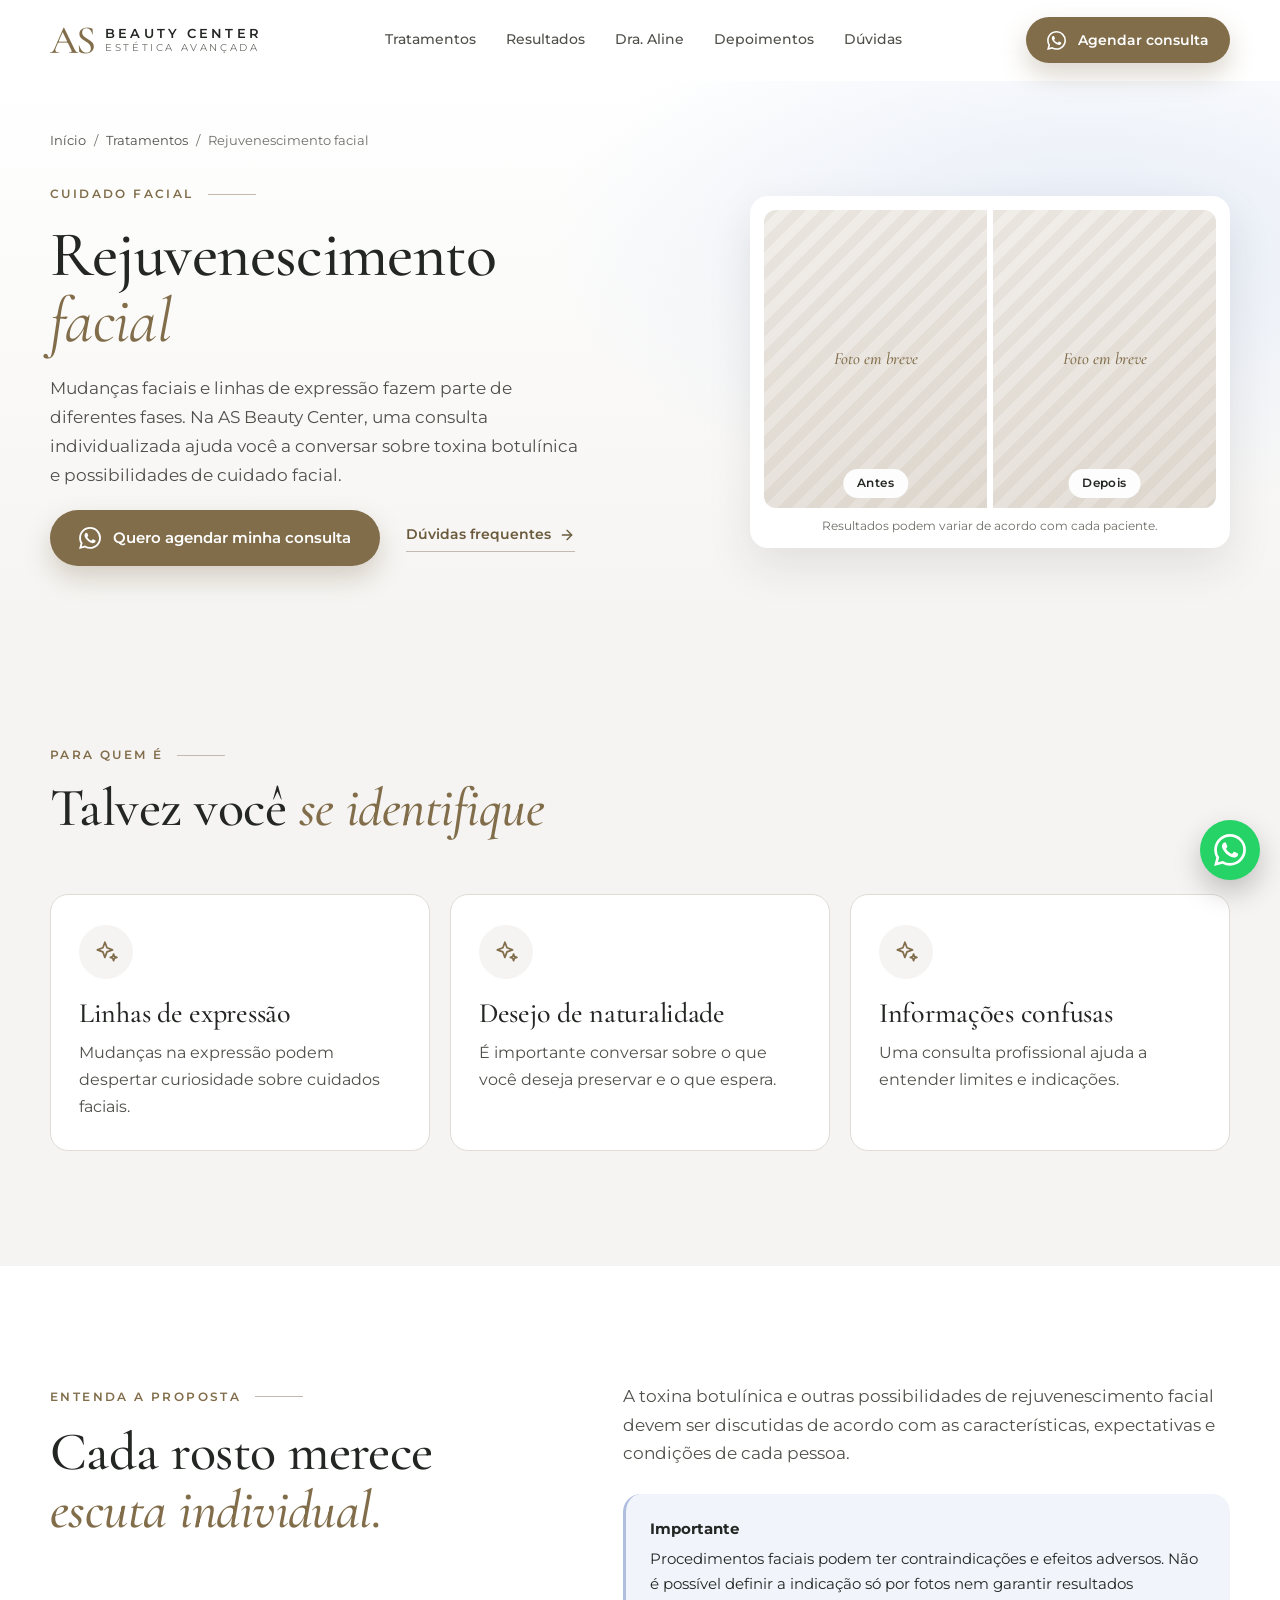
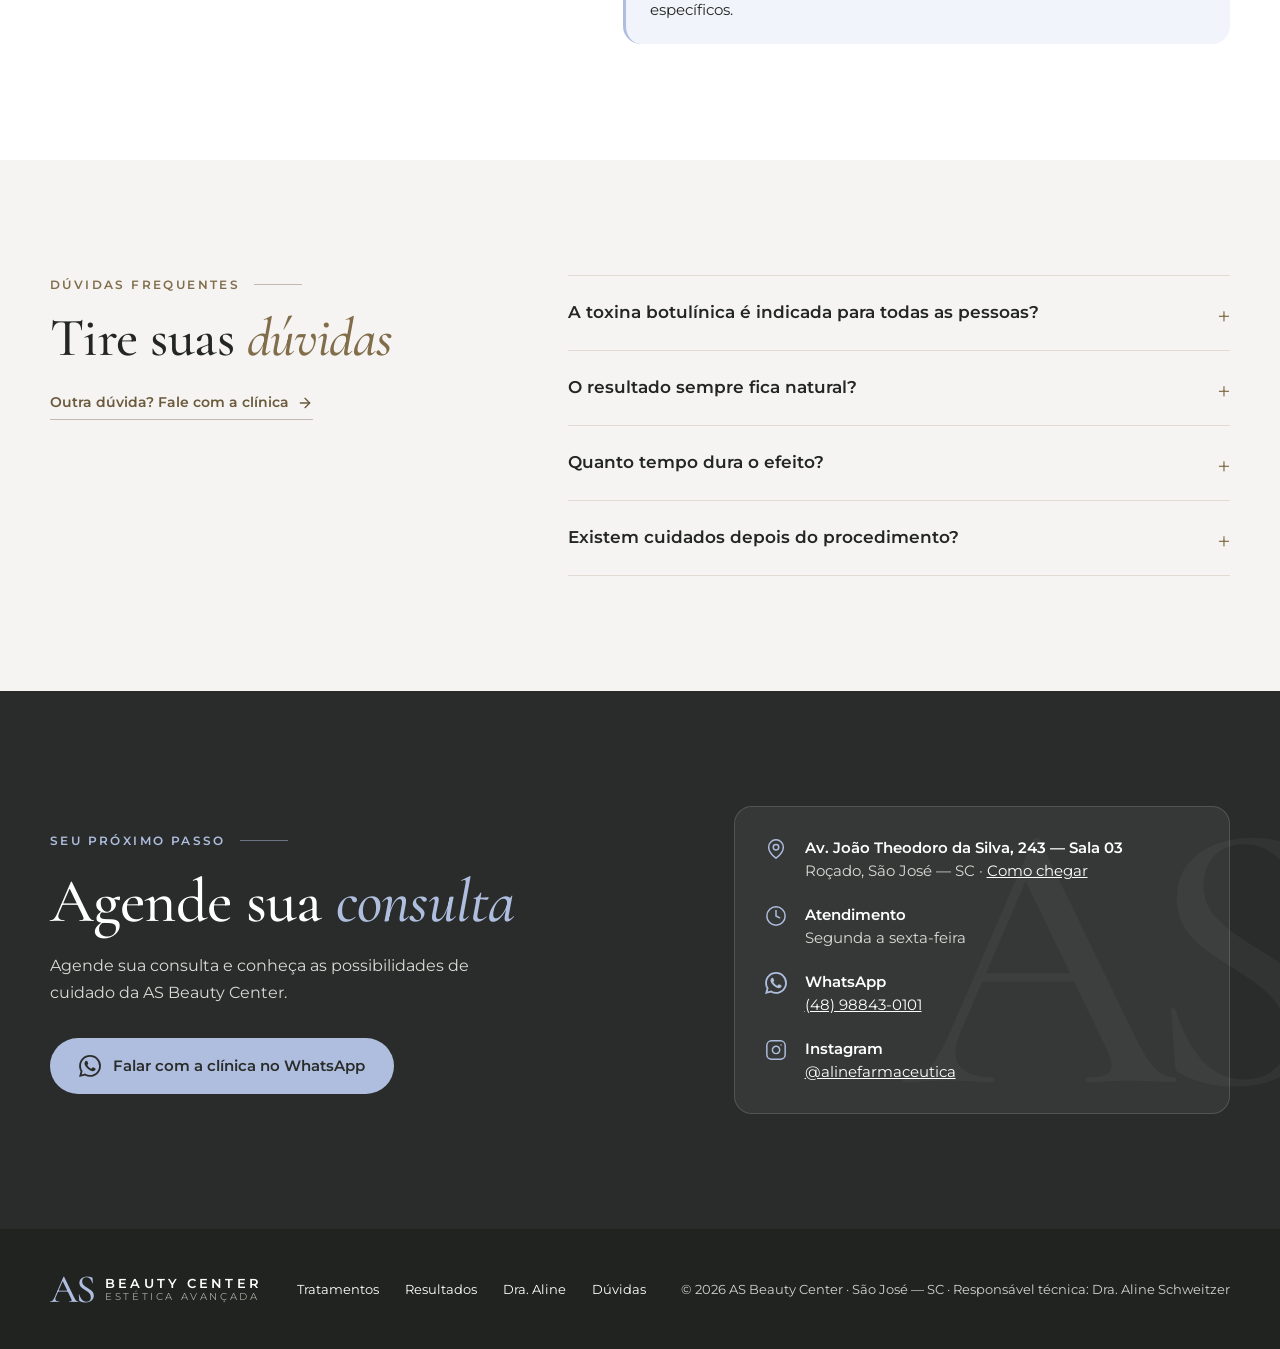
<file: tratamentos/rejuvenescimento-facial/index.html>
<!DOCTYPE html>
<html lang="pt-BR">
<head>
  <meta charset="UTF-8">
  <meta name="viewport" content="width=device-width, initial-scale=1">
  <title>Rejuvenescimento Facial | AS Beauty Center - SC</title>
  <meta name="description" content="Conheça opções de rejuvenescimento facial e toxina botulínica na AS Beauty Center, em São José. Tire suas dúvidas em uma consulta individualizada.">
  <meta property="og:title" content="Rejuvenescimento Facial | AS Beauty Center - SC">
  <meta property="og:description" content="Conheça opções de rejuvenescimento facial e toxina botulínica na AS Beauty Center, em São José. Tire suas dúvidas em uma consulta individualizada.">
  <meta property="og:type" content="website">
  <meta property="og:locale" content="pt_BR">
  <meta property="og:site_name" content="AS Beauty Center">
  <meta name="theme-color" content="#816D4A">
  <!-- Somente em homologação. Remover antes de publicar no domínio final e definir canonical. -->
  <meta name="robots" content="noindex, nofollow">

  <link rel="preconnect" href="https://fonts.googleapis.com">
  <link rel="preconnect" href="https://fonts.gstatic.com" crossorigin>
  <link href="https://fonts.googleapis.com/css2?family=Cormorant+Garamond:ital,wght@0,400;0,500;0,600;1,400;1,500&family=Montserrat:wght@400;500;600;700&display=swap" rel="stylesheet">
  
  <link rel="stylesheet" href="/assets/home.css">
  <script>document.documentElement.classList.add('js');</script>
</head>
<body>
  <svg width="0" height="0" style="position:absolute" aria-hidden="true">
    <defs>
      <symbol id="i-wa" viewBox="0 0 24 24"><path fill="currentColor" d="M17.472 14.382c-.297-.149-1.758-.867-2.03-.967-.273-.099-.471-.148-.67.15-.197.297-.767.966-.94 1.164-.173.199-.347.223-.644.075-.297-.15-1.255-.463-2.39-1.475-.883-.788-1.48-1.761-1.653-2.059-.173-.297-.018-.458.13-.606.134-.133.298-.347.446-.52.149-.174.198-.298.298-.497.099-.198.05-.371-.025-.52-.075-.149-.669-1.612-.916-2.207-.242-.579-.487-.5-.669-.51-.173-.008-.371-.01-.57-.01-.198 0-.52.074-.792.372-.272.297-1.04 1.016-1.04 2.479 0 1.462 1.065 2.875 1.213 3.074.149.198 2.096 3.2 5.077 4.487.709.306 1.262.489 1.694.625.712.227 1.36.195 1.871.118.571-.085 1.758-.719 2.006-1.413.248-.694.248-1.289.173-1.413-.074-.124-.272-.198-.57-.347m-5.421 7.403h-.004a9.87 9.87 0 0 1-5.031-1.378l-.361-.214-3.741.982.998-3.648-.235-.374a9.86 9.86 0 0 1-1.51-5.26c.001-5.45 4.436-9.884 9.888-9.884 2.64 0 5.122 1.03 6.988 2.898a9.825 9.825 0 0 1 2.893 6.994c-.003 5.45-4.437 9.884-9.885 9.884m8.413-18.297A11.815 11.815 0 0 0 12.05 0C5.495 0 .16 5.335.157 11.892c0 2.096.547 4.142 1.588 5.945L.057 24l6.305-1.654a11.882 11.882 0 0 0 5.683 1.448h.005c6.554 0 11.89-5.335 11.893-11.893a11.821 11.821 0 0 0-3.48-8.413Z"/></symbol>
      <symbol id="i-check" viewBox="0 0 24 24" fill="none" stroke="currentColor" stroke-width="2.6" stroke-linecap="round" stroke-linejoin="round"><path d="M20 6 9 17l-5-5"/></symbol>
      <symbol id="i-arrow" viewBox="0 0 24 24" fill="none" stroke="currentColor" stroke-width="2" stroke-linecap="round" stroke-linejoin="round"><path d="M5 12h14"/><path d="m12 5 7 7-7 7"/></symbol>
      <symbol id="i-menu" viewBox="0 0 24 24" fill="none" stroke="currentColor" stroke-width="1.8" stroke-linecap="round"><path d="M4 7h16M4 12h16M4 17h16"/></symbol>
      <symbol id="i-close" viewBox="0 0 24 24" fill="none" stroke="currentColor" stroke-width="1.8" stroke-linecap="round"><path d="M18 6 6 18M6 6l12 12"/></symbol>
      <symbol id="i-star" viewBox="0 0 24 24" fill="currentColor"><polygon points="12 2 15.09 8.26 22 9.27 17 14.14 18.18 21.02 12 17.77 5.82 21.02 7 14.14 2 9.27 8.91 8.26 12 2"/></symbol>
      <symbol id="i-snow" viewBox="0 0 24 24" fill="none" stroke="currentColor" stroke-width="1.6" stroke-linecap="round" stroke-linejoin="round"><path d="M12 2v20M2 12h20M5 5l14 14M19 5 5 19"/><path d="m9 3.5 3 2.5 3-2.5M9 20.5l3-2.5 3 2.5M3.5 9 6 12l-2.5 3M20.5 9 18 12l2.5 3"/></symbol>
      <symbol id="i-layers" viewBox="0 0 24 24" fill="none" stroke="currentColor" stroke-width="1.6" stroke-linecap="round" stroke-linejoin="round"><path d="m12 2 10 5-10 5L2 7z"/><path d="m2 12 10 5 10-5"/><path d="m2 17 10 5 10-5"/></symbol>
      <symbol id="i-sparkles" viewBox="0 0 24 24" fill="none" stroke="currentColor" stroke-width="1.6" stroke-linecap="round" stroke-linejoin="round"><path d="M11 3l1.9 5.1L18 10l-5.1 1.9L11 17l-1.9-5.1L4 10l5.1-1.9z"/><path d="M19 14l.8 2.2L22 17l-2.2.8L19 20l-.8-2.2L16 17l2.2-.8z"/></symbol>
      <symbol id="i-zap" viewBox="0 0 24 24" fill="none" stroke="currentColor" stroke-width="1.6" stroke-linecap="round" stroke-linejoin="round"><path d="M13 2 3 14h9l-1 8 10-12h-9z"/></symbol>
      <symbol id="i-sprout" viewBox="0 0 24 24" fill="none" stroke="currentColor" stroke-width="1.6" stroke-linecap="round" stroke-linejoin="round"><path d="M7 20h10"/><path d="M10 20c5.5-2.5.8-6.4 3-10"/><path d="M9.5 9.4c1.1.8 1.8 2.2 2.3 3.7-2 .4-3.5.4-4.8-.3-1.2-.6-2.3-1.9-3-4.2 2.8-.5 4.4 0 5.5.8z"/><path d="M14.1 6a7 7 0 0 0-1.1 4c1.9-.1 3.3-.6 4.3-1.4 1-1 1.6-2.3 1.7-4.6-2.7.1-4 1-4.9 2z"/></symbol>
      <symbol id="i-drops" viewBox="0 0 24 24" fill="none" stroke="currentColor" stroke-width="1.6" stroke-linecap="round" stroke-linejoin="round"><path d="M7 16.3c2.2 0 4-1.83 4-4.05 0-1.16-.57-2.26-1.71-3.19S7.29 6.75 7 5.3c-.29 1.45-1.14 2.84-2.29 3.76S3 11.1 3 12.25c0 2.22 1.8 4.05 4 4.05z"/><path d="M12.56 6.6A10.97 10.97 0 0 0 14 3.02c.5 2.5 2 4.9 4 6.5s3 3.5 3 5.5a6.98 6.98 0 0 1-11.91 4.97"/></symbol>
      <symbol id="i-chat" viewBox="0 0 24 24" fill="none" stroke="currentColor" stroke-width="1.6" stroke-linecap="round" stroke-linejoin="round"><path d="M7.9 20A9 9 0 1 0 4 16.1L2 22Z"/></symbol>
      <symbol id="i-pulse" viewBox="0 0 24 24" fill="none" stroke="currentColor" stroke-width="1.6" stroke-linecap="round" stroke-linejoin="round"><path d="M22 12h-4l-3 9L9 3l-3 9H2"/></symbol>
      <symbol id="i-shield" viewBox="0 0 24 24" fill="none" stroke="currentColor" stroke-width="1.6" stroke-linecap="round" stroke-linejoin="round"><path d="M12 22s8-4 8-10V5l-8-3-8 3v7c0 6 8 10 8 10z"/><path d="m9 12 2 2 4-4"/></symbol>
      <symbol id="i-heart" viewBox="0 0 24 24" fill="none" stroke="currentColor" stroke-width="1.6" stroke-linecap="round" stroke-linejoin="round"><path d="M19 14c1.49-1.46 3-3.21 3-5.5A5.5 5.5 0 0 0 16.5 3c-1.76 0-3 .5-4.5 2-1.5-1.5-2.74-2-4.5-2A5.5 5.5 0 0 0 2 8.5c0 2.3 1.5 4.05 3 5.5l7 7Z"/></symbol>
      <symbol id="i-award" viewBox="0 0 24 24" fill="none" stroke="currentColor" stroke-width="1.6" stroke-linecap="round" stroke-linejoin="round"><circle cx="12" cy="8" r="6"/><path d="M15.48 12.89 17 22l-5-3-5 3 1.52-9.11"/></symbol>
      <symbol id="i-pin" viewBox="0 0 24 24" fill="none" stroke="currentColor" stroke-width="1.6" stroke-linecap="round" stroke-linejoin="round"><path d="M20 10c0 6-8 12-8 12s-8-6-8-12a8 8 0 0 1 16 0Z"/><circle cx="12" cy="10" r="3"/></symbol>
      <symbol id="i-clock" viewBox="0 0 24 24" fill="none" stroke="currentColor" stroke-width="1.6" stroke-linecap="round" stroke-linejoin="round"><circle cx="12" cy="12" r="10"/><path d="M12 6v6l4 2"/></symbol>
      <symbol id="i-insta" viewBox="0 0 24 24" fill="none" stroke="currentColor" stroke-width="1.6" stroke-linecap="round" stroke-linejoin="round"><rect x="2" y="2" width="20" height="20" rx="5"/><path d="M16 11.37A4 4 0 1 1 12.63 8 4 4 0 0 1 16 11.37z"/><path d="M17.5 6.5h.01"/></symbol>
    </defs>
  </svg>

  <a class="skip" href="#conteudo">Pular para o conteúdo</a>

  <header class="header" id="topo">
    <div class="wrap header-row">
      <a class="logo" href="/#inicio" aria-label="AS Beauty Center — início">
        <span class="logo-mark" aria-hidden="true">AS</span>
        <span class="logo-text"><strong>Beauty Center</strong><span>Estética avançada</span></span>
      </a>
      <nav class="nav" aria-label="Principal">
        <a href="/#tratamentos">Tratamentos</a>
        <a href="/#resultados">Resultados</a>
        <a href="/#dra-aline">Dra. Aline</a>
        <a href="/#depoimentos">Depoimentos</a>
        <a href="#duvidas">Dúvidas</a>
      </nav>
      <div class="header-actions">
        <a class="btn btn--primary" href="https://wa.me/5548988430101?text=Ol%C3%A1!%20Acessei%20a%20p%C3%A1gina%20de%20toxina%20botul%C3%ADnica%20e%20rejuvenescimento%20facial%20da%20AS%20Beauty%20Center%20e%20gostaria%20de%20agendar%20uma%20consulta%20individualizada." target="_blank" rel="noopener noreferrer" aria-label="Agendar consulta pelo WhatsApp">
          <svg aria-hidden="true"><use href="#i-wa"/></svg>
          <span class="btn-label">Agendar <span class="btn-label-long">consulta</span></span>
        </a>
        <button class="menu-toggle" type="button" aria-expanded="false" aria-controls="menu-mobile" aria-label="Abrir menu">
          <svg aria-hidden="true"><use href="#i-menu"/></svg>
        </button>
      </div>
    </div>
    <div class="mobile-menu" id="menu-mobile" hidden>
      <nav class="wrap" aria-label="Menu">
        <a href="/#tratamentos">Tratamentos</a>
        <a href="/#resultados">Resultados</a>
        <a href="/#dra-aline">Dra. Aline</a>
        <a href="/#depoimentos">Depoimentos</a>
        <a href="#duvidas">Dúvidas frequentes</a>
        <a href="#contato">Contato</a>
      </nav>
    </div>
  </header>

  <main id="conteudo">
    <section class="hero page-hero" aria-labelledby="hero-title">
      <div class="wrap">
        <nav class="breadcrumbs" aria-label="Caminho de navegação">
          <a href="/">Início</a><span aria-hidden="true">/</span><a href="/#tratamentos">Tratamentos</a><span aria-hidden="true">/</span><span aria-current="page">Rejuvenescimento facial</span>
        </nav>
        <div class="hero-grid">
          <div class="hero-copy">
            <span class="overline">Cuidado facial</span>
            <h1 id="hero-title">Rejuvenescimento <em>facial</em></h1>
            <p class="hero-lead">Mudanças faciais e linhas de expressão fazem parte de diferentes fases. Na AS Beauty Center, uma consulta individualizada ajuda você a conversar sobre toxina botulínica e possibilidades de cuidado facial.</p>
            <div class="hero-actions">
              <a class="btn btn--primary" href="https://wa.me/5548988430101?text=Ol%C3%A1!%20Acessei%20a%20p%C3%A1gina%20de%20toxina%20botul%C3%ADnica%20e%20rejuvenescimento%20facial%20da%20AS%20Beauty%20Center%20e%20gostaria%20de%20agendar%20uma%20consulta%20individualizada." target="_blank" rel="noopener noreferrer">
                <svg aria-hidden="true"><use href="#i-wa"/></svg>Quero agendar minha consulta
              </a>
              <a class="link-arrow" href="#duvidas">Dúvidas frequentes <svg aria-hidden="true"><use href="#i-arrow"/></svg></a>
            </div>
          </div>
          <div class="hero-visual">
            <!-- TROCAR: antes e depois de rejuvenescimento facial (colocar <img> em cada lado e remover data-pendente) -->
            <figure class="page-ba">
              <div class="ba">
                <div class="ba-side" data-pendente><span>Antes</span></div>
                <div class="ba-side" data-pendente><span>Depois</span></div>
              </div>
              <figcaption>Resultados podem variar de acordo com cada paciente.</figcaption>
            </figure>
          </div>
        </div>
      </div>
    </section>

    <section class="section section--soft" aria-labelledby="ident-title">
      <div class="wrap">
        <div class="section-head reveal">
          <span class="overline">Para quem é</span>
          <h2 class="section-title" id="ident-title">Talvez você <em>se identifique</em></h2>
        </div>
        <div class="ident-grid">
          <article class="ident-card reveal">
            <span class="treat-icon"><svg aria-hidden="true"><use href="#i-sparkles"/></svg></span>
            <h3>Linhas de expressão</h3>
            <p>Mudanças na expressão podem despertar curiosidade sobre cuidados faciais.</p>
          </article>
          <article class="ident-card reveal">
            <span class="treat-icon"><svg aria-hidden="true"><use href="#i-sparkles"/></svg></span>
            <h3>Desejo de naturalidade</h3>
            <p>É importante conversar sobre o que você deseja preservar e o que espera.</p>
          </article>
          <article class="ident-card reveal">
            <span class="treat-icon"><svg aria-hidden="true"><use href="#i-sparkles"/></svg></span>
            <h3>Informações confusas</h3>
            <p>Uma consulta profissional ajuda a entender limites e indicações.</p>
          </article>
        </div>
      </div>
    </section>

    <section class="section" aria-labelledby="sobre-title">
      <div class="wrap about-treat">
        <div class="reveal">
          <span class="overline">Entenda a proposta</span>
          <h2 class="section-title" id="sobre-title" style="margin-top:14px">Cada rosto merece <em>escuta individual.</em></h2>
        </div>
        <div class="reveal">
          <p>A toxina botulínica e outras possibilidades de rejuvenescimento facial devem ser discutidas de acordo com as características, expectativas e condições de cada pessoa.</p>
          <div class="note"><strong>Importante</strong>Procedimentos faciais podem ter contraindicações e efeitos adversos. Não é possível definir a indicação só por fotos nem garantir resultados específicos.</div>
        </div>
      </div>
    </section>

    <section class="section section--soft" id="duvidas" aria-labelledby="duvidas-title">
      <div class="wrap faq-grid">
        <div class="section-head reveal">
          <span class="overline">Dúvidas frequentes</span>
          <h2 class="section-title" id="duvidas-title">Tire suas <em>dúvidas</em></h2>
          <a class="link-arrow" style="justify-self:start;margin-top:10px" href="https://wa.me/5548988430101?text=Ol%C3%A1!%20Acessei%20a%20p%C3%A1gina%20de%20toxina%20botul%C3%ADnica%20e%20rejuvenescimento%20facial%20da%20AS%20Beauty%20Center%20e%20gostaria%20de%20agendar%20uma%20consulta%20individualizada." target="_blank" rel="noopener noreferrer">Outra dúvida? Fale com a clínica <svg aria-hidden="true"><use href="#i-arrow"/></svg></a>
        </div>
        <div class="faq reveal">
          <details><summary>A toxina botulínica é indicada para todas as pessoas?</summary><div class="answer">Não. Existem condições individuais que precisam ser consideradas pela profissional.</div></details>
          <details><summary>O resultado sempre fica natural?</summary><div class="answer">Não há garantia de um resultado ou aparência específica.</div></details>
          <details><summary>Quanto tempo dura o efeito?</summary><div class="answer">A duração é variável e deve ser explicada em consulta.</div></details>
          <details><summary>Existem cuidados depois do procedimento?</summary><div class="answer">Sim, as orientações variam conforme o procedimento e devem ser informadas pela equipe.</div></details>
        </div>
      </div>
    </section>

    <section class="section cta-final" id="contato" aria-labelledby="contato-title">
      <div class="wrap cta-grid">
        <div class="reveal">
          <span class="overline">Seu próximo passo</span>
          <h2 id="contato-title">Agende sua <em>consulta</em></h2>
          <p>Agende sua consulta e conheça as possibilidades de cuidado da AS Beauty Center.</p>
          <a class="btn btn--light" href="https://wa.me/5548988430101?text=Ol%C3%A1!%20Acessei%20a%20p%C3%A1gina%20de%20toxina%20botul%C3%ADnica%20e%20rejuvenescimento%20facial%20da%20AS%20Beauty%20Center%20e%20gostaria%20de%20agendar%20uma%20consulta%20individualizada." target="_blank" rel="noopener noreferrer">
            <svg aria-hidden="true"><use href="#i-wa"/></svg>Falar com a clínica no WhatsApp
          </a>
        </div>
        <address class="contact-card reveal" style="font-style:normal">
          <div class="contact-item"><svg aria-hidden="true"><use href="#i-pin"/></svg><span><strong>Av. João Theodoro da Silva, 243 — Sala 03</strong>Roçado, São José — SC · <a href="https://maps.google.com/?q=Av.+Jo%C3%A3o+Theodoro+da+Silva,+243+-+Ro%C3%A7ado,+S%C3%A3o+Jos%C3%A9+-+SC" target="_blank" rel="noopener noreferrer">Como chegar</a></span></div>
          <div class="contact-item"><svg aria-hidden="true"><use href="#i-clock"/></svg><span><strong>Atendimento</strong>Segunda a sexta-feira</span></div>
          <div class="contact-item"><svg aria-hidden="true"><use href="#i-wa"/></svg><span><strong>WhatsApp</strong><a href="https://wa.me/5548988430101" target="_blank" rel="noopener noreferrer">(48) 98843-0101</a></span></div>
          <div class="contact-item"><svg aria-hidden="true"><use href="#i-insta"/></svg><span><strong>Instagram</strong><a href="https://www.instagram.com/alinefarmaceutica/" target="_blank" rel="noopener noreferrer">@alinefarmaceutica</a></span></div>
        </address>
      </div>
    </section>
  </main>

  <footer class="footer">
    <div class="wrap footer-row">
      <a class="logo" href="/#inicio" aria-label="AS Beauty Center — voltar ao início">
        <span class="logo-mark" aria-hidden="true">AS</span>
        <span class="logo-text"><strong>Beauty Center</strong><span>Estética avançada</span></span>
      </a>
      <nav class="footer-links" aria-label="Rodapé">
        <a href="/#tratamentos">Tratamentos</a>
        <a href="/#resultados">Resultados</a>
        <a href="/#dra-aline">Dra. Aline</a>
        <a href="#duvidas">Dúvidas</a>
      </nav>
      <p>© 2026 AS Beauty Center · São José — SC · Responsável técnica: Dra. Aline Schweitzer</p>
    </div>
  </footer>

  <a class="wa-float" href="https://wa.me/5548988430101?text=Ol%C3%A1!%20Acessei%20a%20p%C3%A1gina%20de%20toxina%20botul%C3%ADnica%20e%20rejuvenescimento%20facial%20da%20AS%20Beauty%20Center%20e%20gostaria%20de%20agendar%20uma%20consulta%20individualizada." target="_blank" rel="noopener noreferrer" aria-label="Conversar no WhatsApp sobre rejuvenescimento facial">
    <svg aria-hidden="true"><use href="#i-wa"/></svg>
  </a>

  <script>
    (function () {
      var header = document.querySelector('.header');
      var toggle = document.querySelector('.menu-toggle');
      var menu = document.getElementById('menu-mobile');
      var icon = toggle.querySelector('use');

      function setMenu(open) {
        menu.hidden = !open;
        toggle.setAttribute('aria-expanded', String(open));
        toggle.setAttribute('aria-label', open ? 'Fechar menu' : 'Abrir menu');
        icon.setAttribute('href', open ? '#i-close' : '#i-menu');
      }
      toggle.addEventListener('click', function () { setMenu(menu.hidden); });
      menu.addEventListener('click', function (e) { if (e.target.closest('a')) setMenu(false); });
      document.addEventListener('keydown', function (e) {
        if (e.key === 'Escape' && !menu.hidden) { setMenu(false); toggle.focus(); }
      });
      window.matchMedia('(min-width: 1081px)').addEventListener('change', function (m) { if (m.matches) setMenu(false); });

      function onScroll() { header.classList.toggle('is-scrolled', window.scrollY > 8); }
      onScroll();
      window.addEventListener('scroll', onScroll, { passive: true });

      var items = document.querySelectorAll('.reveal');
      if (!('IntersectionObserver' in window)) {
        items.forEach(function (el) { el.classList.add('is-visible'); });
        return;
      }
      var io = new IntersectionObserver(function (entries) {
        entries.forEach(function (entry) {
          if (entry.isIntersecting) { entry.target.classList.add('is-visible'); io.unobserve(entry.target); }
        });
      }, { rootMargin: '0px 0px -8% 0px' });
      items.forEach(function (el) { io.observe(el); });
    })();
  </script>
</body>
</html>
</file>
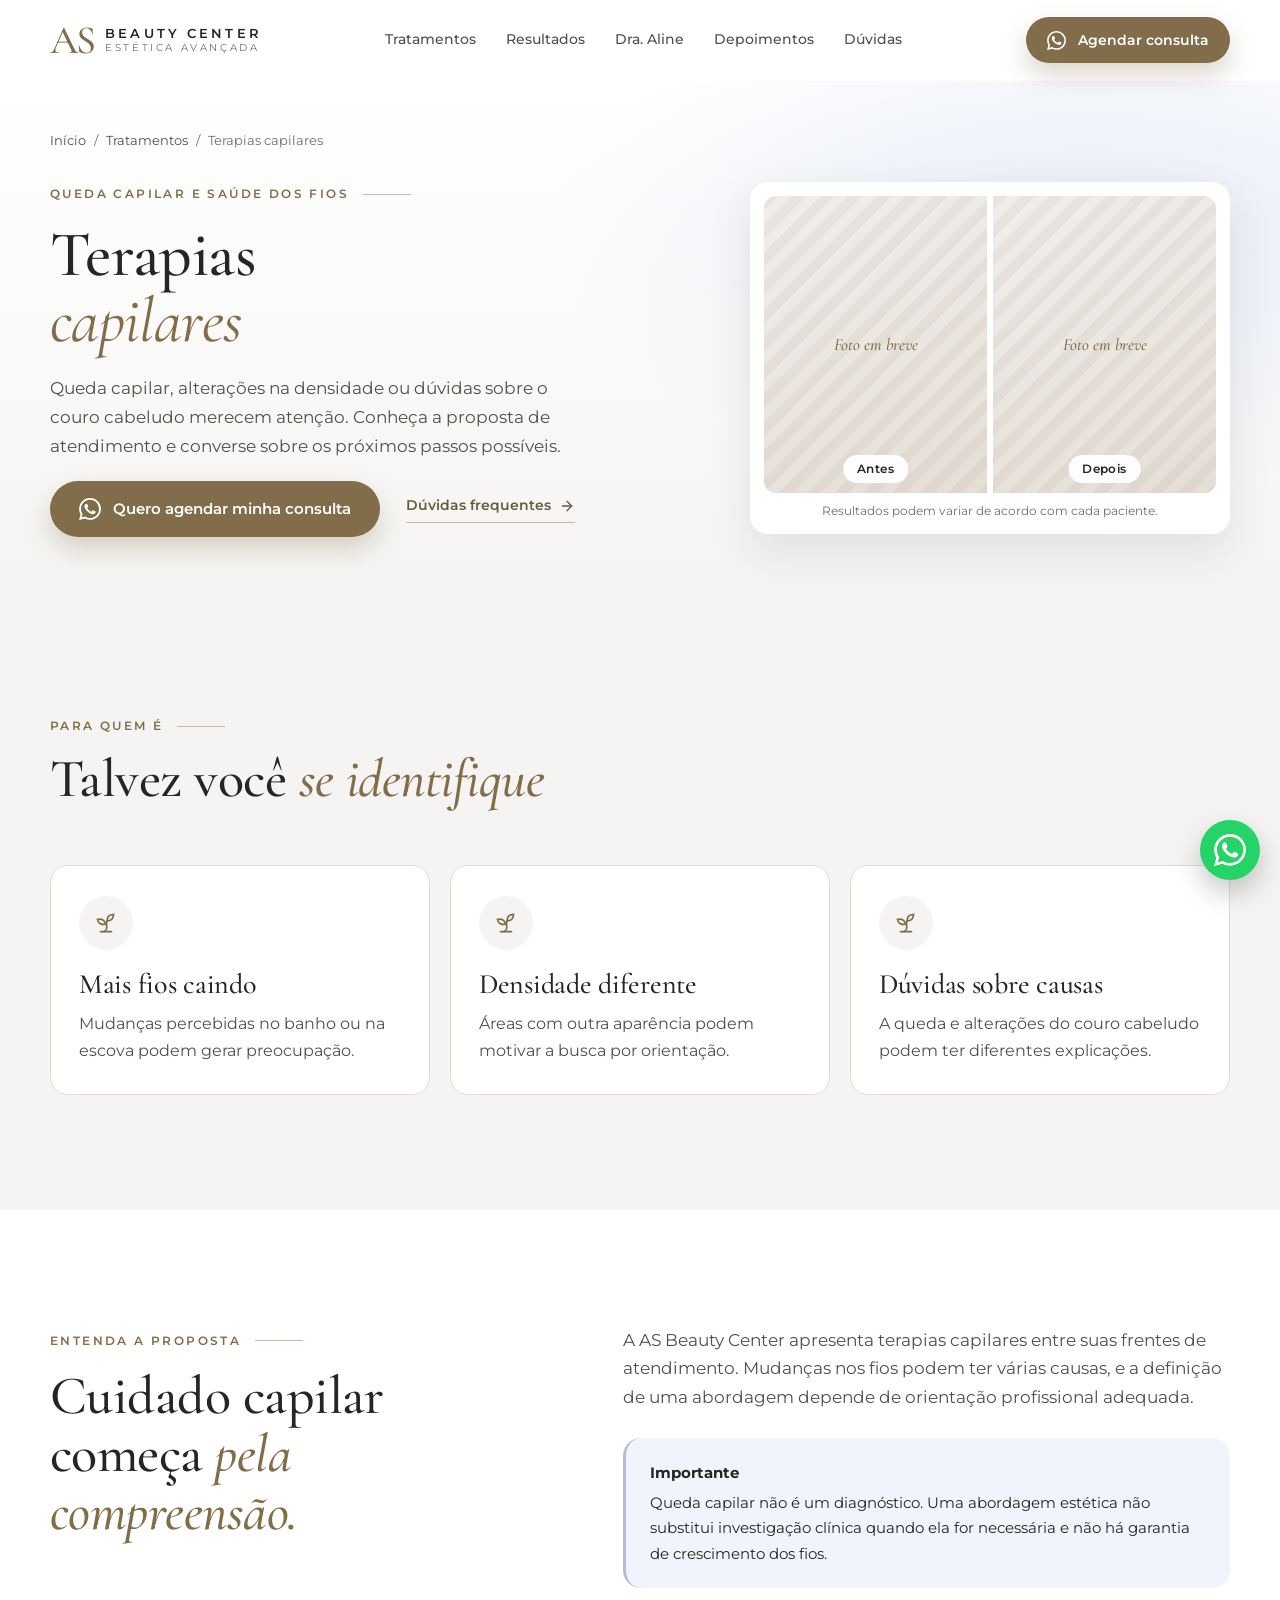
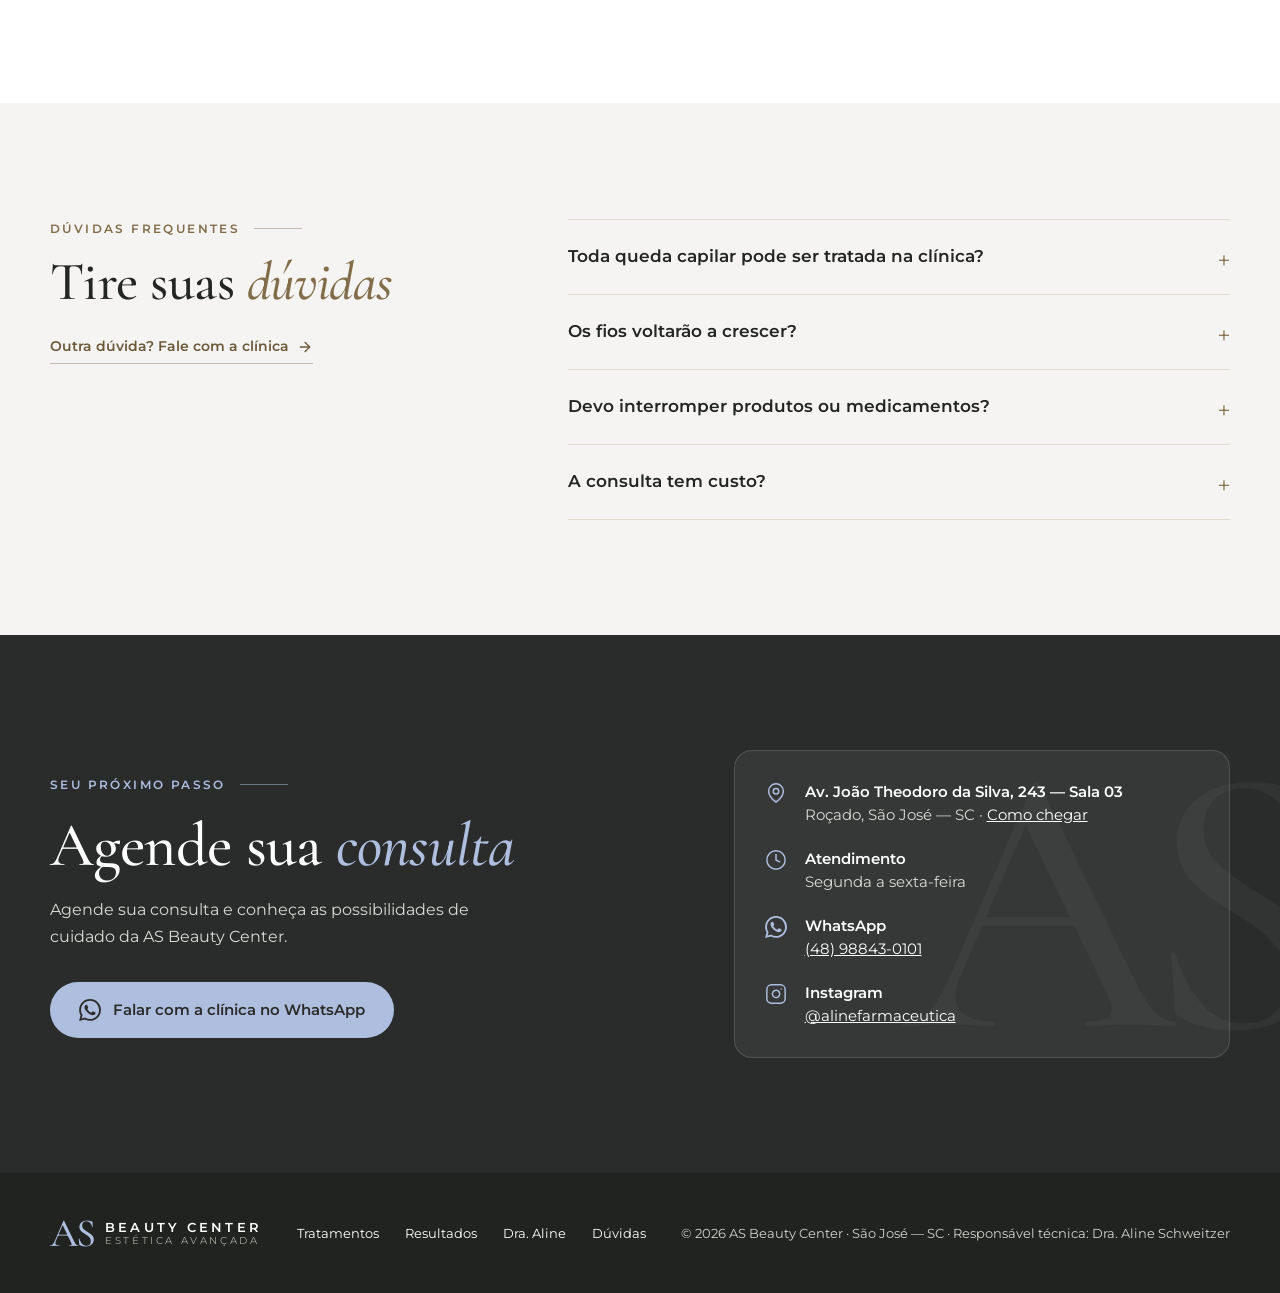
<file: tratamentos/terapias-capilares/index.html>
<!DOCTYPE html>
<html lang="pt-BR">
<head>
  <meta charset="UTF-8">
  <meta name="viewport" content="width=device-width, initial-scale=1">
  <title>Terapias Capilares | AS Beauty Center - São José</title>
  <meta name="description" content="Queda capilar e cuidados com os fios: conheça as terapias capilares da AS Beauty Center, em São José, e agende uma consulta individualizada.">
  <meta property="og:title" content="Terapias Capilares | AS Beauty Center - São José">
  <meta property="og:description" content="Queda capilar e cuidados com os fios: conheça as terapias capilares da AS Beauty Center, em São José, e agende uma consulta individualizada.">
  <meta property="og:type" content="website">
  <meta property="og:locale" content="pt_BR">
  <meta property="og:site_name" content="AS Beauty Center">
  <meta name="theme-color" content="#816D4A">
  <!-- Somente em homologação. Remover antes de publicar no domínio final e definir canonical. -->
  <meta name="robots" content="noindex, nofollow">

  <link rel="preconnect" href="https://fonts.googleapis.com">
  <link rel="preconnect" href="https://fonts.gstatic.com" crossorigin>
  <link href="https://fonts.googleapis.com/css2?family=Cormorant+Garamond:ital,wght@0,400;0,500;0,600;1,400;1,500&family=Montserrat:wght@400;500;600;700&display=swap" rel="stylesheet">
  
  <link rel="stylesheet" href="/assets/home.css">
  <script>document.documentElement.classList.add('js');</script>
</head>
<body>
  <svg width="0" height="0" style="position:absolute" aria-hidden="true">
    <defs>
      <symbol id="i-wa" viewBox="0 0 24 24"><path fill="currentColor" d="M17.472 14.382c-.297-.149-1.758-.867-2.03-.967-.273-.099-.471-.148-.67.15-.197.297-.767.966-.94 1.164-.173.199-.347.223-.644.075-.297-.15-1.255-.463-2.39-1.475-.883-.788-1.48-1.761-1.653-2.059-.173-.297-.018-.458.13-.606.134-.133.298-.347.446-.52.149-.174.198-.298.298-.497.099-.198.05-.371-.025-.52-.075-.149-.669-1.612-.916-2.207-.242-.579-.487-.5-.669-.51-.173-.008-.371-.01-.57-.01-.198 0-.52.074-.792.372-.272.297-1.04 1.016-1.04 2.479 0 1.462 1.065 2.875 1.213 3.074.149.198 2.096 3.2 5.077 4.487.709.306 1.262.489 1.694.625.712.227 1.36.195 1.871.118.571-.085 1.758-.719 2.006-1.413.248-.694.248-1.289.173-1.413-.074-.124-.272-.198-.57-.347m-5.421 7.403h-.004a9.87 9.87 0 0 1-5.031-1.378l-.361-.214-3.741.982.998-3.648-.235-.374a9.86 9.86 0 0 1-1.51-5.26c.001-5.45 4.436-9.884 9.888-9.884 2.64 0 5.122 1.03 6.988 2.898a9.825 9.825 0 0 1 2.893 6.994c-.003 5.45-4.437 9.884-9.885 9.884m8.413-18.297A11.815 11.815 0 0 0 12.05 0C5.495 0 .16 5.335.157 11.892c0 2.096.547 4.142 1.588 5.945L.057 24l6.305-1.654a11.882 11.882 0 0 0 5.683 1.448h.005c6.554 0 11.89-5.335 11.893-11.893a11.821 11.821 0 0 0-3.48-8.413Z"/></symbol>
      <symbol id="i-check" viewBox="0 0 24 24" fill="none" stroke="currentColor" stroke-width="2.6" stroke-linecap="round" stroke-linejoin="round"><path d="M20 6 9 17l-5-5"/></symbol>
      <symbol id="i-arrow" viewBox="0 0 24 24" fill="none" stroke="currentColor" stroke-width="2" stroke-linecap="round" stroke-linejoin="round"><path d="M5 12h14"/><path d="m12 5 7 7-7 7"/></symbol>
      <symbol id="i-menu" viewBox="0 0 24 24" fill="none" stroke="currentColor" stroke-width="1.8" stroke-linecap="round"><path d="M4 7h16M4 12h16M4 17h16"/></symbol>
      <symbol id="i-close" viewBox="0 0 24 24" fill="none" stroke="currentColor" stroke-width="1.8" stroke-linecap="round"><path d="M18 6 6 18M6 6l12 12"/></symbol>
      <symbol id="i-star" viewBox="0 0 24 24" fill="currentColor"><polygon points="12 2 15.09 8.26 22 9.27 17 14.14 18.18 21.02 12 17.77 5.82 21.02 7 14.14 2 9.27 8.91 8.26 12 2"/></symbol>
      <symbol id="i-snow" viewBox="0 0 24 24" fill="none" stroke="currentColor" stroke-width="1.6" stroke-linecap="round" stroke-linejoin="round"><path d="M12 2v20M2 12h20M5 5l14 14M19 5 5 19"/><path d="m9 3.5 3 2.5 3-2.5M9 20.5l3-2.5 3 2.5M3.5 9 6 12l-2.5 3M20.5 9 18 12l2.5 3"/></symbol>
      <symbol id="i-layers" viewBox="0 0 24 24" fill="none" stroke="currentColor" stroke-width="1.6" stroke-linecap="round" stroke-linejoin="round"><path d="m12 2 10 5-10 5L2 7z"/><path d="m2 12 10 5 10-5"/><path d="m2 17 10 5 10-5"/></symbol>
      <symbol id="i-sparkles" viewBox="0 0 24 24" fill="none" stroke="currentColor" stroke-width="1.6" stroke-linecap="round" stroke-linejoin="round"><path d="M11 3l1.9 5.1L18 10l-5.1 1.9L11 17l-1.9-5.1L4 10l5.1-1.9z"/><path d="M19 14l.8 2.2L22 17l-2.2.8L19 20l-.8-2.2L16 17l2.2-.8z"/></symbol>
      <symbol id="i-zap" viewBox="0 0 24 24" fill="none" stroke="currentColor" stroke-width="1.6" stroke-linecap="round" stroke-linejoin="round"><path d="M13 2 3 14h9l-1 8 10-12h-9z"/></symbol>
      <symbol id="i-sprout" viewBox="0 0 24 24" fill="none" stroke="currentColor" stroke-width="1.6" stroke-linecap="round" stroke-linejoin="round"><path d="M7 20h10"/><path d="M10 20c5.5-2.5.8-6.4 3-10"/><path d="M9.5 9.4c1.1.8 1.8 2.2 2.3 3.7-2 .4-3.5.4-4.8-.3-1.2-.6-2.3-1.9-3-4.2 2.8-.5 4.4 0 5.5.8z"/><path d="M14.1 6a7 7 0 0 0-1.1 4c1.9-.1 3.3-.6 4.3-1.4 1-1 1.6-2.3 1.7-4.6-2.7.1-4 1-4.9 2z"/></symbol>
      <symbol id="i-drops" viewBox="0 0 24 24" fill="none" stroke="currentColor" stroke-width="1.6" stroke-linecap="round" stroke-linejoin="round"><path d="M7 16.3c2.2 0 4-1.83 4-4.05 0-1.16-.57-2.26-1.71-3.19S7.29 6.75 7 5.3c-.29 1.45-1.14 2.84-2.29 3.76S3 11.1 3 12.25c0 2.22 1.8 4.05 4 4.05z"/><path d="M12.56 6.6A10.97 10.97 0 0 0 14 3.02c.5 2.5 2 4.9 4 6.5s3 3.5 3 5.5a6.98 6.98 0 0 1-11.91 4.97"/></symbol>
      <symbol id="i-chat" viewBox="0 0 24 24" fill="none" stroke="currentColor" stroke-width="1.6" stroke-linecap="round" stroke-linejoin="round"><path d="M7.9 20A9 9 0 1 0 4 16.1L2 22Z"/></symbol>
      <symbol id="i-pulse" viewBox="0 0 24 24" fill="none" stroke="currentColor" stroke-width="1.6" stroke-linecap="round" stroke-linejoin="round"><path d="M22 12h-4l-3 9L9 3l-3 9H2"/></symbol>
      <symbol id="i-shield" viewBox="0 0 24 24" fill="none" stroke="currentColor" stroke-width="1.6" stroke-linecap="round" stroke-linejoin="round"><path d="M12 22s8-4 8-10V5l-8-3-8 3v7c0 6 8 10 8 10z"/><path d="m9 12 2 2 4-4"/></symbol>
      <symbol id="i-heart" viewBox="0 0 24 24" fill="none" stroke="currentColor" stroke-width="1.6" stroke-linecap="round" stroke-linejoin="round"><path d="M19 14c1.49-1.46 3-3.21 3-5.5A5.5 5.5 0 0 0 16.5 3c-1.76 0-3 .5-4.5 2-1.5-1.5-2.74-2-4.5-2A5.5 5.5 0 0 0 2 8.5c0 2.3 1.5 4.05 3 5.5l7 7Z"/></symbol>
      <symbol id="i-award" viewBox="0 0 24 24" fill="none" stroke="currentColor" stroke-width="1.6" stroke-linecap="round" stroke-linejoin="round"><circle cx="12" cy="8" r="6"/><path d="M15.48 12.89 17 22l-5-3-5 3 1.52-9.11"/></symbol>
      <symbol id="i-pin" viewBox="0 0 24 24" fill="none" stroke="currentColor" stroke-width="1.6" stroke-linecap="round" stroke-linejoin="round"><path d="M20 10c0 6-8 12-8 12s-8-6-8-12a8 8 0 0 1 16 0Z"/><circle cx="12" cy="10" r="3"/></symbol>
      <symbol id="i-clock" viewBox="0 0 24 24" fill="none" stroke="currentColor" stroke-width="1.6" stroke-linecap="round" stroke-linejoin="round"><circle cx="12" cy="12" r="10"/><path d="M12 6v6l4 2"/></symbol>
      <symbol id="i-insta" viewBox="0 0 24 24" fill="none" stroke="currentColor" stroke-width="1.6" stroke-linecap="round" stroke-linejoin="round"><rect x="2" y="2" width="20" height="20" rx="5"/><path d="M16 11.37A4 4 0 1 1 12.63 8 4 4 0 0 1 16 11.37z"/><path d="M17.5 6.5h.01"/></symbol>
    </defs>
  </svg>

  <a class="skip" href="#conteudo">Pular para o conteúdo</a>

  <header class="header" id="topo">
    <div class="wrap header-row">
      <a class="logo" href="/#inicio" aria-label="AS Beauty Center — início">
        <span class="logo-mark" aria-hidden="true">AS</span>
        <span class="logo-text"><strong>Beauty Center</strong><span>Estética avançada</span></span>
      </a>
      <nav class="nav" aria-label="Principal">
        <a href="/#tratamentos">Tratamentos</a>
        <a href="/#resultados">Resultados</a>
        <a href="/#dra-aline">Dra. Aline</a>
        <a href="/#depoimentos">Depoimentos</a>
        <a href="#duvidas">Dúvidas</a>
      </nav>
      <div class="header-actions">
        <a class="btn btn--primary" href="https://wa.me/5548988430101?text=Ol%C3%A1!%20Acessei%20a%20p%C3%A1gina%20de%20terapias%20capilares%20e%20queda%20capilar%20da%20AS%20Beauty%20Center%20e%20gostaria%20de%20agendar%20uma%20consulta%20individualizada." target="_blank" rel="noopener noreferrer" aria-label="Agendar consulta pelo WhatsApp">
          <svg aria-hidden="true"><use href="#i-wa"/></svg>
          <span class="btn-label">Agendar <span class="btn-label-long">consulta</span></span>
        </a>
        <button class="menu-toggle" type="button" aria-expanded="false" aria-controls="menu-mobile" aria-label="Abrir menu">
          <svg aria-hidden="true"><use href="#i-menu"/></svg>
        </button>
      </div>
    </div>
    <div class="mobile-menu" id="menu-mobile" hidden>
      <nav class="wrap" aria-label="Menu">
        <a href="/#tratamentos">Tratamentos</a>
        <a href="/#resultados">Resultados</a>
        <a href="/#dra-aline">Dra. Aline</a>
        <a href="/#depoimentos">Depoimentos</a>
        <a href="#duvidas">Dúvidas frequentes</a>
        <a href="#contato">Contato</a>
      </nav>
    </div>
  </header>

  <main id="conteudo">
    <section class="hero page-hero" aria-labelledby="hero-title">
      <div class="wrap">
        <nav class="breadcrumbs" aria-label="Caminho de navegação">
          <a href="/">Início</a><span aria-hidden="true">/</span><a href="/#tratamentos">Tratamentos</a><span aria-hidden="true">/</span><span aria-current="page">Terapias capilares</span>
        </nav>
        <div class="hero-grid">
          <div class="hero-copy">
            <span class="overline">Queda capilar e saúde dos fios</span>
            <h1 id="hero-title">Terapias <em>capilares</em></h1>
            <p class="hero-lead">Queda capilar, alterações na densidade ou dúvidas sobre o couro cabeludo merecem atenção. Conheça a proposta de atendimento e converse sobre os próximos passos possíveis.</p>
            <div class="hero-actions">
              <a class="btn btn--primary" href="https://wa.me/5548988430101?text=Ol%C3%A1!%20Acessei%20a%20p%C3%A1gina%20de%20terapias%20capilares%20e%20queda%20capilar%20da%20AS%20Beauty%20Center%20e%20gostaria%20de%20agendar%20uma%20consulta%20individualizada." target="_blank" rel="noopener noreferrer">
                <svg aria-hidden="true"><use href="#i-wa"/></svg>Quero agendar minha consulta
              </a>
              <a class="link-arrow" href="#duvidas">Dúvidas frequentes <svg aria-hidden="true"><use href="#i-arrow"/></svg></a>
            </div>
          </div>
          <div class="hero-visual">
            <!-- TROCAR: antes e depois de terapias capilares (colocar <img> em cada lado e remover data-pendente) -->
            <figure class="page-ba">
              <div class="ba">
                <div class="ba-side" data-pendente><span>Antes</span></div>
                <div class="ba-side" data-pendente><span>Depois</span></div>
              </div>
              <figcaption>Resultados podem variar de acordo com cada paciente.</figcaption>
            </figure>
          </div>
        </div>
      </div>
    </section>

    <section class="section section--soft" aria-labelledby="ident-title">
      <div class="wrap">
        <div class="section-head reveal">
          <span class="overline">Para quem é</span>
          <h2 class="section-title" id="ident-title">Talvez você <em>se identifique</em></h2>
        </div>
        <div class="ident-grid">
          <article class="ident-card reveal">
            <span class="treat-icon"><svg aria-hidden="true"><use href="#i-sprout"/></svg></span>
            <h3>Mais fios caindo</h3>
            <p>Mudanças percebidas no banho ou na escova podem gerar preocupação.</p>
          </article>
          <article class="ident-card reveal">
            <span class="treat-icon"><svg aria-hidden="true"><use href="#i-sprout"/></svg></span>
            <h3>Densidade diferente</h3>
            <p>Áreas com outra aparência podem motivar a busca por orientação.</p>
          </article>
          <article class="ident-card reveal">
            <span class="treat-icon"><svg aria-hidden="true"><use href="#i-sprout"/></svg></span>
            <h3>Dúvidas sobre causas</h3>
            <p>A queda e alterações do couro cabeludo podem ter diferentes explicações.</p>
          </article>
        </div>
      </div>
    </section>

    <section class="section" aria-labelledby="sobre-title">
      <div class="wrap about-treat">
        <div class="reveal">
          <span class="overline">Entenda a proposta</span>
          <h2 class="section-title" id="sobre-title" style="margin-top:14px">Cuidado capilar começa <em>pela compreensão.</em></h2>
        </div>
        <div class="reveal">
          <p>A AS Beauty Center apresenta terapias capilares entre suas frentes de atendimento. Mudanças nos fios podem ter várias causas, e a definição de uma abordagem depende de orientação profissional adequada.</p>
          <div class="note"><strong>Importante</strong>Queda capilar não é um diagnóstico. Uma abordagem estética não substitui investigação clínica quando ela for necessária e não há garantia de crescimento dos fios.</div>
        </div>
      </div>
    </section>

    <section class="section section--soft" id="duvidas" aria-labelledby="duvidas-title">
      <div class="wrap faq-grid">
        <div class="section-head reveal">
          <span class="overline">Dúvidas frequentes</span>
          <h2 class="section-title" id="duvidas-title">Tire suas <em>dúvidas</em></h2>
          <a class="link-arrow" style="justify-self:start;margin-top:10px" href="https://wa.me/5548988430101?text=Ol%C3%A1!%20Acessei%20a%20p%C3%A1gina%20de%20terapias%20capilares%20e%20queda%20capilar%20da%20AS%20Beauty%20Center%20e%20gostaria%20de%20agendar%20uma%20consulta%20individualizada." target="_blank" rel="noopener noreferrer">Outra dúvida? Fale com a clínica <svg aria-hidden="true"><use href="#i-arrow"/></svg></a>
        </div>
        <div class="faq reveal">
          <details><summary>Toda queda capilar pode ser tratada na clínica?</summary><div class="answer">Não necessariamente. Diferentes causas podem exigir outros profissionais ou investigação.</div></details>
          <details><summary>Os fios voltarão a crescer?</summary><div class="answer">O crescimento não pode ser garantido, pois as respostas variam conforme as causas.</div></details>
          <details><summary>Devo interromper produtos ou medicamentos?</summary><div class="answer">Não interrompa medicamentos por conta própria. Informe à profissional o que utiliza.</div></details>
          <details><summary>A consulta tem custo?</summary><div class="answer">Os valores e as condições são informados pela equipe.</div></details>
        </div>
      </div>
    </section>

    <section class="section cta-final" id="contato" aria-labelledby="contato-title">
      <div class="wrap cta-grid">
        <div class="reveal">
          <span class="overline">Seu próximo passo</span>
          <h2 id="contato-title">Agende sua <em>consulta</em></h2>
          <p>Agende sua consulta e conheça as possibilidades de cuidado da AS Beauty Center.</p>
          <a class="btn btn--light" href="https://wa.me/5548988430101?text=Ol%C3%A1!%20Acessei%20a%20p%C3%A1gina%20de%20terapias%20capilares%20e%20queda%20capilar%20da%20AS%20Beauty%20Center%20e%20gostaria%20de%20agendar%20uma%20consulta%20individualizada." target="_blank" rel="noopener noreferrer">
            <svg aria-hidden="true"><use href="#i-wa"/></svg>Falar com a clínica no WhatsApp
          </a>
        </div>
        <address class="contact-card reveal" style="font-style:normal">
          <div class="contact-item"><svg aria-hidden="true"><use href="#i-pin"/></svg><span><strong>Av. João Theodoro da Silva, 243 — Sala 03</strong>Roçado, São José — SC · <a href="https://maps.google.com/?q=Av.+Jo%C3%A3o+Theodoro+da+Silva,+243+-+Ro%C3%A7ado,+S%C3%A3o+Jos%C3%A9+-+SC" target="_blank" rel="noopener noreferrer">Como chegar</a></span></div>
          <div class="contact-item"><svg aria-hidden="true"><use href="#i-clock"/></svg><span><strong>Atendimento</strong>Segunda a sexta-feira</span></div>
          <div class="contact-item"><svg aria-hidden="true"><use href="#i-wa"/></svg><span><strong>WhatsApp</strong><a href="https://wa.me/5548988430101" target="_blank" rel="noopener noreferrer">(48) 98843-0101</a></span></div>
          <div class="contact-item"><svg aria-hidden="true"><use href="#i-insta"/></svg><span><strong>Instagram</strong><a href="https://www.instagram.com/alinefarmaceutica/" target="_blank" rel="noopener noreferrer">@alinefarmaceutica</a></span></div>
        </address>
      </div>
    </section>
  </main>

  <footer class="footer">
    <div class="wrap footer-row">
      <a class="logo" href="/#inicio" aria-label="AS Beauty Center — voltar ao início">
        <span class="logo-mark" aria-hidden="true">AS</span>
        <span class="logo-text"><strong>Beauty Center</strong><span>Estética avançada</span></span>
      </a>
      <nav class="footer-links" aria-label="Rodapé">
        <a href="/#tratamentos">Tratamentos</a>
        <a href="/#resultados">Resultados</a>
        <a href="/#dra-aline">Dra. Aline</a>
        <a href="#duvidas">Dúvidas</a>
      </nav>
      <p>© 2026 AS Beauty Center · São José — SC · Responsável técnica: Dra. Aline Schweitzer</p>
    </div>
  </footer>

  <a class="wa-float" href="https://wa.me/5548988430101?text=Ol%C3%A1!%20Acessei%20a%20p%C3%A1gina%20de%20terapias%20capilares%20e%20queda%20capilar%20da%20AS%20Beauty%20Center%20e%20gostaria%20de%20agendar%20uma%20consulta%20individualizada." target="_blank" rel="noopener noreferrer" aria-label="Conversar no WhatsApp sobre terapias capilares">
    <svg aria-hidden="true"><use href="#i-wa"/></svg>
  </a>

  <script>
    (function () {
      var header = document.querySelector('.header');
      var toggle = document.querySelector('.menu-toggle');
      var menu = document.getElementById('menu-mobile');
      var icon = toggle.querySelector('use');

      function setMenu(open) {
        menu.hidden = !open;
        toggle.setAttribute('aria-expanded', String(open));
        toggle.setAttribute('aria-label', open ? 'Fechar menu' : 'Abrir menu');
        icon.setAttribute('href', open ? '#i-close' : '#i-menu');
      }
      toggle.addEventListener('click', function () { setMenu(menu.hidden); });
      menu.addEventListener('click', function (e) { if (e.target.closest('a')) setMenu(false); });
      document.addEventListener('keydown', function (e) {
        if (e.key === 'Escape' && !menu.hidden) { setMenu(false); toggle.focus(); }
      });
      window.matchMedia('(min-width: 1081px)').addEventListener('change', function (m) { if (m.matches) setMenu(false); });

      function onScroll() { header.classList.toggle('is-scrolled', window.scrollY > 8); }
      onScroll();
      window.addEventListener('scroll', onScroll, { passive: true });

      var items = document.querySelectorAll('.reveal');
      if (!('IntersectionObserver' in window)) {
        items.forEach(function (el) { el.classList.add('is-visible'); });
        return;
      }
      var io = new IntersectionObserver(function (entries) {
        entries.forEach(function (entry) {
          if (entry.isIntersecting) { entry.target.classList.add('is-visible'); io.unobserve(entry.target); }
        });
      }, { rootMargin: '0px 0px -8% 0px' });
      items.forEach(function (el) { io.observe(el); });
    })();
  </script>
</body>
</html>
</file>
<file: assets/home.css>
/* AS Beauty Center — home simplificada (nov/2026)
   Paleta da clínica: oliva #816D4A, lavanda #AFBEDF, taupe #C3B9AF, branco, serifada editorial + sans limpa. */
:root {
  --bg: #FFFFFF;
  --bg-soft: #F5F4F2;
  --sand: #ECE8E3;
  --lavender: #AFBEDF;
  --lavender-soft: #F1F4FA;
  --line: #E1DBD4;
  --caramel: #816D4A;
  --caramel-dark: #6B5A3C;
  --caramel-light: #C3B9AF;
  --ink: #232623;
  --text: #4F504A;
  --muted: #6F6E68;
  --cocoa: #292C2A;
  --white: #FFFFFF;
  --whatsapp: #25D366;
  --radius: 18px;
  --shadow: 0 18px 45px rgba(35, 38, 35, .10);
  --serif: 'Cormorant Garamond', Georgia, serif;
  --sans: 'Montserrat', system-ui, -apple-system, sans-serif;
  --wrap: min(100% - 48px, 1180px);
}

*, *::before, *::after { box-sizing: border-box; }
html { scroll-behavior: smooth; scroll-padding-top: 88px; }
body {
  margin: 0;
  background: var(--bg);
  color: var(--text);
  font: 400 16px/1.7 var(--sans);
  -webkit-font-smoothing: antialiased;
  overflow-x: hidden;
}
img { display: block; max-width: 100%; height: auto; }
figure { margin: 0; }
a { color: inherit; }
h1, h2, h3, p { margin: 0; }
h1, h2, h3 { color: var(--ink); font-family: var(--serif); font-weight: 500; letter-spacing: -.01em; }
em { font-style: italic; color: var(--caramel); }
.wrap { width: var(--wrap); margin-inline: auto; }
.sr-only { position: absolute; width: 1px; height: 1px; overflow: hidden; clip: rect(0 0 0 0); white-space: nowrap; }
a:focus-visible, button:focus-visible, summary:focus-visible { outline: 2px solid var(--caramel); outline-offset: 4px; border-radius: 6px; }
.skip { position: absolute; left: 16px; top: -60px; background: var(--ink); color: #fff; padding: 10px 16px; border-radius: 8px; z-index: 200; }
.skip:focus { top: 12px; }

/* ---------- Elementos comuns ---------- */
.overline {
  display: inline-flex; align-items: center; gap: 14px;
  font-size: 12px; font-weight: 600; letter-spacing: .2em; text-transform: uppercase;
  color: var(--caramel);
}
.overline::after { content: ""; width: 48px; height: 1px; background: var(--caramel-light); }
.overline--center::before { content: ""; width: 48px; height: 1px; background: var(--caramel-light); }
.section { padding: clamp(72px, 9vw, 120px) 0; }
.section--soft { background: var(--bg-soft); }
.section-head { display: grid; gap: 14px; margin-bottom: clamp(36px, 5vw, 56px); }
.section-head--center { text-align: center; justify-items: center; }
.section-title { font-size: clamp(36px, 4.6vw, 54px); line-height: 1.08; }
.section-lead { max-width: 560px; color: var(--text); }

.btn {
  display: inline-flex; align-items: center; justify-content: center; gap: 12px;
  min-height: 56px; padding: 14px 28px;
  border-radius: 999px; border: 1px solid transparent;
  font: 600 15px/1.2 var(--sans); text-decoration: none; cursor: pointer;
  transition: background-color .25s ease, color .25s ease, border-color .25s ease, transform .25s ease, box-shadow .25s ease;
}
.btn svg { width: 22px; height: 22px; flex: none; }
.btn--primary { background: var(--caramel); color: #fff; box-shadow: 0 12px 26px rgba(129, 109, 74, .28); }
.btn--primary:hover { background: var(--caramel-dark); transform: translateY(-2px); }
.btn--ghost { border-color: var(--caramel-light); color: var(--caramel-dark); background: transparent; }
.btn--ghost:hover { background: var(--white); border-color: var(--caramel); }
.btn--light { background: #AFBEDF; color: var(--cocoa); }
.btn--light:hover { background: #fff; transform: translateY(-2px); }
.link-arrow {
  display: inline-flex; align-items: center; gap: 8px;
  font-size: 14px; font-weight: 600; color: var(--caramel-dark); text-decoration: none;
  border-bottom: 1px solid var(--caramel-light); padding-bottom: 4px;
}
.link-arrow:hover { color: var(--ink); border-color: var(--ink); }
.link-arrow svg { width: 16px; height: 16px; transition: transform .2s ease; }
.link-arrow:hover svg { transform: translateX(3px); }

/* ---------- Header ---------- */
.header {
  position: sticky; top: 0; z-index: 100;
  background: rgba(255, 255, 255, .94);
  backdrop-filter: blur(14px); -webkit-backdrop-filter: blur(14px);
  border-bottom: 1px solid transparent;
  transition: border-color .3s ease, box-shadow .3s ease;
}
.header.is-scrolled { border-color: var(--line); box-shadow: 0 6px 24px rgba(35, 38, 35, .06); }
.header-row { min-height: 80px; display: flex; align-items: center; justify-content: space-between; gap: 24px; }
.logo { display: inline-flex; align-items: center; gap: 12px; text-decoration: none; color: var(--ink); }
.logo-mark { font: 500 40px/1 var(--serif); letter-spacing: -.06em; color: var(--caramel); }
.logo-text { display: grid; line-height: 1.15; }
.logo-text strong { font: 600 13px/1.2 var(--sans); letter-spacing: .24em; text-transform: uppercase; }
.logo-text span { font-size: 10px; letter-spacing: .26em; text-transform: uppercase; color: var(--muted); }
.nav { display: flex; gap: 30px; }
.nav a { font-size: 14px; font-weight: 500; text-decoration: none; color: var(--text); transition: color .2s ease; }
.nav a:hover { color: var(--caramel); }
.header .btn { min-height: 46px; padding: 10px 20px; font-size: 14px; }
.header .btn svg { width: 19px; height: 19px; }
.menu-toggle {
  display: none; width: 46px; height: 46px; border-radius: 50%;
  border: 1px solid var(--line); background: var(--white); color: var(--ink); cursor: pointer;
  align-items: center; justify-content: center;
}
.menu-toggle svg { width: 22px; height: 22px; }
.mobile-menu { display: none; }

/* ---------- 1. Topo ---------- */
.hero {
  position: relative; overflow: hidden;
  background:
    radial-gradient(ellipse 60% 70% at 85% 30%, #E6ECF7 0%, transparent 70%),
    linear-gradient(180deg, var(--bg) 0%, #F5F4F2 100%);
  padding: clamp(28px, 4vw, 48px) 0 clamp(44px, 5vw, 64px);
}
.hero-grid { display: grid; grid-template-columns: minmax(0, 1fr) minmax(0, 1.08fr); gap: clamp(28px, 3vw, 44px); align-items: center; }
.hero h1 { font-size: clamp(46px, 5vw, 68px); line-height: 1.03; margin: 16px 0 20px; }
.hero h1 em { display: block; font-weight: 400; }
.hero-lead { font-size: 17px; max-width: 500px; color: var(--text); margin-bottom: 20px; }
.checks { list-style: none; padding: 0; margin: 0 0 24px; display: flex; flex-wrap: wrap; gap: 10px 20px; }
.checks li { display: flex; align-items: center; gap: 9px; font-size: 14px; font-weight: 500; color: var(--ink); }
.checks svg { width: 20px; height: 20px; flex: none; color: #fff; background: var(--caramel); border-radius: 50%; padding: 4px; }
.hero-actions { display: flex; flex-wrap: wrap; align-items: center; gap: 18px 26px; }
.hero-visual { position: relative; width: 100%; max-width: 480px; justify-self: end; }
.hero-photo {
  position: relative; aspect-ratio: 4 / 5; border-radius: 220px 220px var(--radius) var(--radius);
  overflow: hidden; background: var(--lavender); box-shadow: var(--shadow);
}
.hero-photo img { width: 100%; height: 100%; object-fit: cover; object-position: 50% 30%; }
/* Nome da Dra. Aline logo abaixo da moldura */
.hero-name {
  position: relative; z-index: 2; width: fit-content; margin: -30px auto 0; text-align: center;
  background: var(--white); border-radius: 14px; padding: 14px 24px; box-shadow: 0 14px 34px rgba(35, 38, 35, .12);
  font-size: 13px; line-height: 1.35; color: var(--muted);
}
.hero-name strong { display: block; font: 600 22px/1.15 var(--serif); color: var(--ink); }
/* Antes e depois em destaque (páginas de tratamento) */
.page-ba { background: var(--white); border-radius: var(--radius); padding: 14px; box-shadow: var(--shadow); }
.page-ba figcaption { font-size: 12px; color: var(--muted); text-align: center; padding-top: 10px; line-height: 1.4; }

/* ---------- Antes / Depois (com espaço reservado) ---------- */
.ba { display: grid; grid-template-columns: 1fr 1fr; gap: 6px; border-radius: 12px; overflow: hidden; }
.ba-side { position: relative; aspect-ratio: 3 / 4; background: var(--sand); overflow: hidden; }
.ba-side img { width: 100%; height: 100%; object-fit: cover; }
.ba-side > span {
  position: absolute; left: 50%; bottom: 10px; transform: translateX(-50%);
  background: rgba(255, 255, 255, .95); color: var(--ink); border-radius: 999px;
  padding: 4px 14px; font-size: 12px; font-weight: 600; letter-spacing: .04em; white-space: nowrap;
}
/* Quando ainda não há foto: textura suave + aviso discreto */
.ba-side[data-pendente] {
  background:
    repeating-linear-gradient(135deg, rgba(129, 109, 74, .07) 0 10px, transparent 10px 20px),
    linear-gradient(160deg, #F1EEEA, #E4DED7);
}
.ba-side[data-pendente]::before {
  content: "Foto em breve"; position: absolute; inset: 0; display: grid; place-items: center;
  font: italic 500 17px/1 var(--serif); color: var(--caramel);
}

/* ---------- 2. Resultados ---------- */
.results-grid { display: grid; grid-template-columns: repeat(3, minmax(0, 1fr)); gap: 24px; }
.result-card { background: var(--white); border-radius: var(--radius); padding: 12px 12px 18px; box-shadow: 0 10px 30px rgba(35, 38, 35, .06); }
.result-card h3 { font-size: 24px; line-height: 1.2; margin: 16px 8px 0; }
.result-card p { font-size: 14px; line-height: 1.5; color: var(--muted); margin: 4px 8px 0; }
.results-grid--two { grid-template-columns: repeat(2, minmax(0, 1fr)); gap: 28px; }
.results-others { margin-top: clamp(48px, 6vw, 72px); }
.results-others h3 { font-size: clamp(26px, 3vw, 32px); margin-bottom: 22px; }
.results-foot { margin-top: 40px; display: flex; flex-wrap: wrap; align-items: center; justify-content: space-between; gap: 20px; }
.results-foot small { font-size: 13px; color: var(--muted); }

/* ---------- 3. Tratamentos ---------- */
.treat-grid { display: grid; grid-template-columns: repeat(3, minmax(0, 1fr)); gap: 20px; }
.treat-card {
  position: relative; display: flex; flex-direction: column; gap: 10px;
  padding: 30px 28px; background: var(--white); border: 1px solid var(--line); border-radius: var(--radius);
  text-decoration: none; transition: transform .3s ease, box-shadow .3s ease, border-color .3s ease;
}
.treat-card:hover { transform: translateY(-4px); box-shadow: var(--shadow); border-color: var(--caramel-light); }
.treat-icon { width: 54px; height: 54px; border-radius: 50%; background: var(--bg-soft); display: grid; place-items: center; color: var(--caramel); margin-bottom: 8px; }
.treat-icon svg { width: 26px; height: 26px; }
.treat-card h3 { font-size: 28px; line-height: 1.1; }
.treat-card p { font-size: 15px; color: var(--text); flex: 1; }
.treat-card .link-arrow { align-self: flex-start; margin-top: 10px; }
.treat-card--featured { background: var(--caramel); border-color: var(--caramel); }
.treat-card--featured h3, .treat-card--featured p { color: #fff; }
.treat-card--featured p { color: #F4F2EE; }
.treat-card--featured .treat-icon { background: rgba(255, 255, 255, .16); color: #fff; }
.treat-card--featured .link-arrow { color: #fff; border-color: rgba(255, 255, 255, .5); }
.badge {
  position: absolute; top: 24px; right: 24px; background: #AFBEDF; color: var(--cocoa);
  font-size: 11px; font-weight: 700; letter-spacing: .12em; text-transform: uppercase; padding: 6px 12px; border-radius: 999px;
}

/* ---------- 4. Diferenciais ---------- */
.diff-grid { display: grid; grid-template-columns: minmax(0, 1fr) minmax(0, 1fr); gap: clamp(36px, 6vw, 88px); align-items: center; }
.diff-photos { display: grid; grid-template-columns: 1.4fr 1fr; grid-template-rows: 1fr 1fr; gap: 14px; height: clamp(380px, 42vw, 520px); }
.diff-photos img { width: 100%; height: 100%; object-fit: cover; border-radius: var(--radius); }
.diff-photos img:first-child { grid-row: span 2; }
.diff-list { list-style: none; padding: 0; margin: 32px 0 0; display: grid; gap: 24px; }
.diff-list li { display: grid; grid-template-columns: 48px 1fr; gap: 16px; align-items: start; }
.diff-list .treat-icon { width: 48px; height: 48px; margin: 0; background: var(--white); }
.diff-list .treat-icon svg { width: 22px; height: 22px; }
.diff-list h3 { font: 600 16px/1.4 var(--sans); color: var(--ink); margin-bottom: 4px; }
.diff-list p { font-size: 15px; }

/* ---------- 5. Dra. Aline ---------- */
.about-grid { display: grid; grid-template-columns: minmax(0, .85fr) minmax(0, 1.15fr); gap: clamp(36px, 6vw, 88px); align-items: center; }
.about-photo { position: relative; width: 100%; max-width: 420px; justify-self: center; }
/* Foto original tem a Dra. Aline à direita: corta só a sobra da esquerda e mostra a altura inteira */
.about-photo img { width: 100%; aspect-ratio: 29 / 50; object-fit: cover; object-position: 100% 50%; border-radius: var(--radius) 120px var(--radius) var(--radius); box-shadow: var(--shadow); }
.about-role { font-size: 14px; font-weight: 600; letter-spacing: .06em; color: var(--caramel); margin: 10px 0 22px; }
.about-copy p + p { margin-top: 14px; }
.stats { display: flex; flex-wrap: wrap; gap: 18px 44px; margin: 32px 0; }
.stats strong { display: block; font: 500 42px/1 var(--serif); color: var(--caramel); }
.stats span { font-size: 13px; color: var(--muted); }

/* ---------- 6. Depoimentos ---------- */
.reviews-head { display: flex; flex-wrap: wrap; align-items: flex-end; justify-content: space-between; gap: 28px; margin-bottom: 44px; }
.google-badge { display: flex; align-items: center; gap: 16px; background: var(--white); border: 1px solid var(--line); border-radius: var(--radius); padding: 16px 22px; }
.google-badge .score { font: 600 40px/1 var(--serif); color: var(--ink); }
.google-badge small { display: block; font-size: 13px; color: var(--muted); }
.stars { display: inline-flex; gap: 2px; color: #816D4A; }
.stars svg { width: 16px; height: 16px; }
.reviews-grid { display: grid; grid-template-columns: repeat(3, minmax(0, 1fr)); gap: 20px; }
.review { margin: 0; background: var(--white); border-radius: var(--radius); padding: 28px; border: 1px solid var(--line); display: flex; flex-direction: column; gap: 18px; }
.review blockquote { margin: 0; font-size: 15px; color: var(--ink); flex: 1; }
.review figcaption { display: flex; align-items: center; gap: 12px; font-size: 14px; }
.review .avatar { width: 42px; height: 42px; border-radius: 50%; background: var(--bg-soft); color: var(--caramel); display: grid; place-items: center; font: 600 18px/1 var(--serif); }
.review figcaption strong { display: block; color: var(--ink); }

/* ---------- 7. Dúvidas ---------- */
.faq-grid { display: grid; grid-template-columns: minmax(0, .8fr) minmax(0, 1.2fr); gap: clamp(32px, 6vw, 88px); align-items: start; }
.faq { border-top: 1px solid var(--line); }
.faq details { border-bottom: 1px solid var(--line); }
.faq summary {
  list-style: none; cursor: pointer; display: flex; align-items: center; justify-content: space-between; gap: 20px;
  padding: 22px 0; font-weight: 600; color: var(--ink); font-size: 17px;
}
.faq summary::-webkit-details-marker { display: none; }
.faq summary::after { content: "+"; font: 400 30px/1 var(--serif); color: var(--caramel); transition: transform .25s ease; }
.faq details[open] summary::after { transform: rotate(45deg); }
.faq .answer { padding: 0 40px 24px 0; }
.pendente { display: inline-block; font-size: 14px; font-style: italic; color: var(--caramel); background: var(--bg-soft); border: 1px dashed var(--caramel-light); border-radius: 8px; padding: 6px 12px; }

/* ---------- 8. Chamada final + contato ---------- */
.cta-final { background: var(--cocoa); color: #D9DBD6; position: relative; overflow: hidden; }
.cta-final::before { content: "AS"; position: absolute; right: -2%; top: 50%; transform: translateY(-50%); font: 500 clamp(220px, 30vw, 420px)/1 var(--serif); color: rgba(255, 255, 255, .04); letter-spacing: -.08em; pointer-events: none; }
.cta-grid { position: relative; display: grid; grid-template-columns: minmax(0, 1.1fr) minmax(0, .9fr); gap: clamp(36px, 6vw, 88px); align-items: center; }
.cta-final .overline { color: #AFBEDF; }
.cta-final .overline::after { background: rgba(175, 190, 223, .5); }
.cta-final h2 { color: #fff; font-size: clamp(40px, 5vw, 62px); line-height: 1.05; margin: 16px 0 18px; }
.cta-final h2 em { color: #AFBEDF; }
.cta-final p { max-width: 460px; margin-bottom: 32px; }
.contact-card { background: rgba(255, 255, 255, .06); border: 1px solid rgba(255, 255, 255, .14); border-radius: var(--radius); padding: 30px; display: grid; gap: 22px; }
.contact-item { display: grid; grid-template-columns: 26px 1fr; gap: 14px; font-size: 15px; line-height: 1.5; }
.contact-item svg { width: 22px; height: 22px; color: #AFBEDF; margin-top: 1px; }
.contact-item strong { color: #fff; display: block; font-weight: 600; }
.contact-item a { color: #fff; }

/* ---------- Rodapé ---------- */
.footer { background: #202320; color: #D2D3CE; padding: 40px 0; font-size: 13px; }
.footer-row { display: flex; flex-wrap: wrap; align-items: center; justify-content: space-between; gap: 18px 32px; }
.footer .logo { color: #fff; }
.footer .logo-mark { color: #AFBEDF; }
.footer .logo-text span { color: #A9A79F; }
.footer-links { display: flex; flex-wrap: wrap; gap: 10px 26px; }
.footer a { color: #fff; text-decoration: none; }
.footer a:hover { text-decoration: underline; }

/* ---------- WhatsApp flutuante ---------- */
.wa-float {
  position: fixed; z-index: 90; right: max(20px, env(safe-area-inset-right)); bottom: calc(20px + env(safe-area-inset-bottom));
  width: 60px; height: 60px; border-radius: 50%; background: var(--whatsapp); color: #fff;
  display: grid; place-items: center; box-shadow: 0 12px 28px rgba(0, 0, 0, .22); transition: transform .25s ease;
}
.wa-float:hover { transform: scale(1.06); }
.wa-float svg { width: 32px; height: 32px; }

/* ---------- Animação de entrada (só com JS ativo) ---------- */
.js .reveal { opacity: 0; transform: translateY(24px); transition: opacity .8s cubic-bezier(.16, 1, .3, 1), transform .8s cubic-bezier(.16, 1, .3, 1); }
.js .reveal.is-visible { opacity: 1; transform: none; }

/* ---------- Responsivo ---------- */
@media (max-width: 1080px) {
  .nav { display: none; }
  .menu-toggle { display: inline-flex; }
  .header-actions { display: flex; align-items: center; gap: 10px; }
  .mobile-menu { display: block; border-top: 1px solid var(--line); background: var(--bg); }
  .mobile-menu[hidden] { display: none; }
  .mobile-menu nav { display: grid; padding: 12px 0 24px; }
  .mobile-menu a { padding: 14px 0; font: 500 24px/1.2 var(--serif); color: var(--ink); text-decoration: none; border-bottom: 1px solid var(--line); }
  .treat-grid, .reviews-grid { grid-template-columns: repeat(2, minmax(0, 1fr)); }
}
@media (max-width: 900px) {
  .hero-grid, .diff-grid, .about-grid, .faq-grid, .cta-grid { grid-template-columns: minmax(0, 1fr); }
  .hero-visual { max-width: 460px; justify-self: center; }
  .results-grid { gap: 14px; }
  .results-grid--small { grid-template-columns: repeat(3, minmax(0, 1fr)); }
  .results-grid--small .result-card h3 { font-size: 19px; }
  .about-photo { max-width: 380px; }
}
@media (max-width: 680px) {
  :root { --wrap: min(100% - 32px, 1180px); }
  body { font-size: 16px; }
  .header-row { min-height: 68px; }
  .logo-mark { font-size: 34px; }
  .logo-text strong { font-size: 11px; letter-spacing: .2em; }
  .logo-text span { display: none; }
  .header .btn { min-height: 42px; padding: 8px 14px; font-size: 13px; }
  .header .btn .btn-label-long { display: none; }
  .hero { padding-top: 28px; }
  .hero h1 { font-size: clamp(40px, 11vw, 50px); margin: 12px 0 16px; }
  .hero-lead { font-size: 17px; }
  .hero-actions .btn { width: 100%; }
  .hero .overline::after { display: none; }
  .hero-copy .checks { margin-bottom: 20px; }
  .hero-name { padding: 12px 18px; }
  .hero-name strong { font-size: 19px; }
  .wa-float { display: none; }
  .about-photo { max-width: 300px; }
  .results-grid { grid-template-columns: minmax(0, 1fr); }
  .results-grid--small { display: flex; overflow-x: auto; scroll-snap-type: x mandatory; gap: 14px; margin-inline: -16px; padding: 4px 16px 12px; scrollbar-width: none; }
  .results-grid--small::-webkit-scrollbar { display: none; }
  .results-grid--small .result-card { flex: 0 0 84%; scroll-snap-align: center; }
  .results-foot .btn { width: 100%; }
  .treat-grid, .reviews-grid { grid-template-columns: minmax(0, 1fr); }
  .diff-photos { height: 340px; }
  .faq summary { font-size: 16px; }
  .faq .answer { padding-right: 0; }
  .cta-final .btn { width: 100%; }
  .footer-row { flex-direction: column; align-items: flex-start; }
}
@media (max-width: 380px) {
  .header .btn { padding: 8px 12px; }
  .header .btn .btn-label { display: none; }
  .hero h1 { font-size: 38px; }
}
@media (prefers-reduced-motion: reduce) {
  html { scroll-behavior: auto; }
  .js .reveal { opacity: 1; transform: none; transition: none; }
  .btn, .treat-card, .wa-float, .link-arrow svg { transition: none; }
}

/* ==========================================================
   Páginas de tratamento (mesmo sistema visual da home)
   ========================================================== */
.breadcrumbs { display: flex; flex-wrap: wrap; gap: 8px; font-size: 13px; color: var(--muted); margin-bottom: 28px; }
.breadcrumbs a { text-decoration: none; color: var(--text); }
.breadcrumbs a:hover { color: var(--caramel); text-decoration: underline; }
.page-hero .hero-visual { display: block; max-width: 480px; padding: 0; }
.page-hero .hero-photo { aspect-ratio: 4 / 4.6; }
.page-hero .hero-lead { max-width: 540px; }

.ident-grid { display: grid; grid-template-columns: repeat(3, minmax(0, 1fr)); gap: 20px; }
.ident-card { background: var(--white); border: 1px solid var(--line); border-radius: var(--radius); padding: 30px 28px; }
.ident-card .treat-icon { margin-bottom: 18px; }
.ident-card h3 { font-size: 28px; line-height: 1.15; margin-bottom: 10px; }
.ident-card p { font-size: 16px; }

.about-treat { display: grid; grid-template-columns: minmax(0, .9fr) minmax(0, 1.1fr); gap: clamp(28px, 6vw, 88px); align-items: start; }
.about-treat p { font-size: 17px; }
.note { margin-top: 26px; padding: 22px 24px; border-radius: var(--radius); background: var(--lavender-soft); border-left: 3px solid var(--lavender); font-size: 15px; color: var(--ink); }
.note strong { display: block; margin-bottom: 4px; }

@media (max-width: 900px) {
  .ident-grid, .about-treat { grid-template-columns: minmax(0, 1fr); }
  .page-hero .hero-visual { max-width: 480px; }
}
@media (max-width: 680px) {
  .ident-card { padding: 24px 22px; }
  .ident-card h3 { font-size: 25px; }
  .page-hero .hero-photo { aspect-ratio: 1 / 1; border-radius: 160px 160px var(--radius) var(--radius); }
}
</file>
